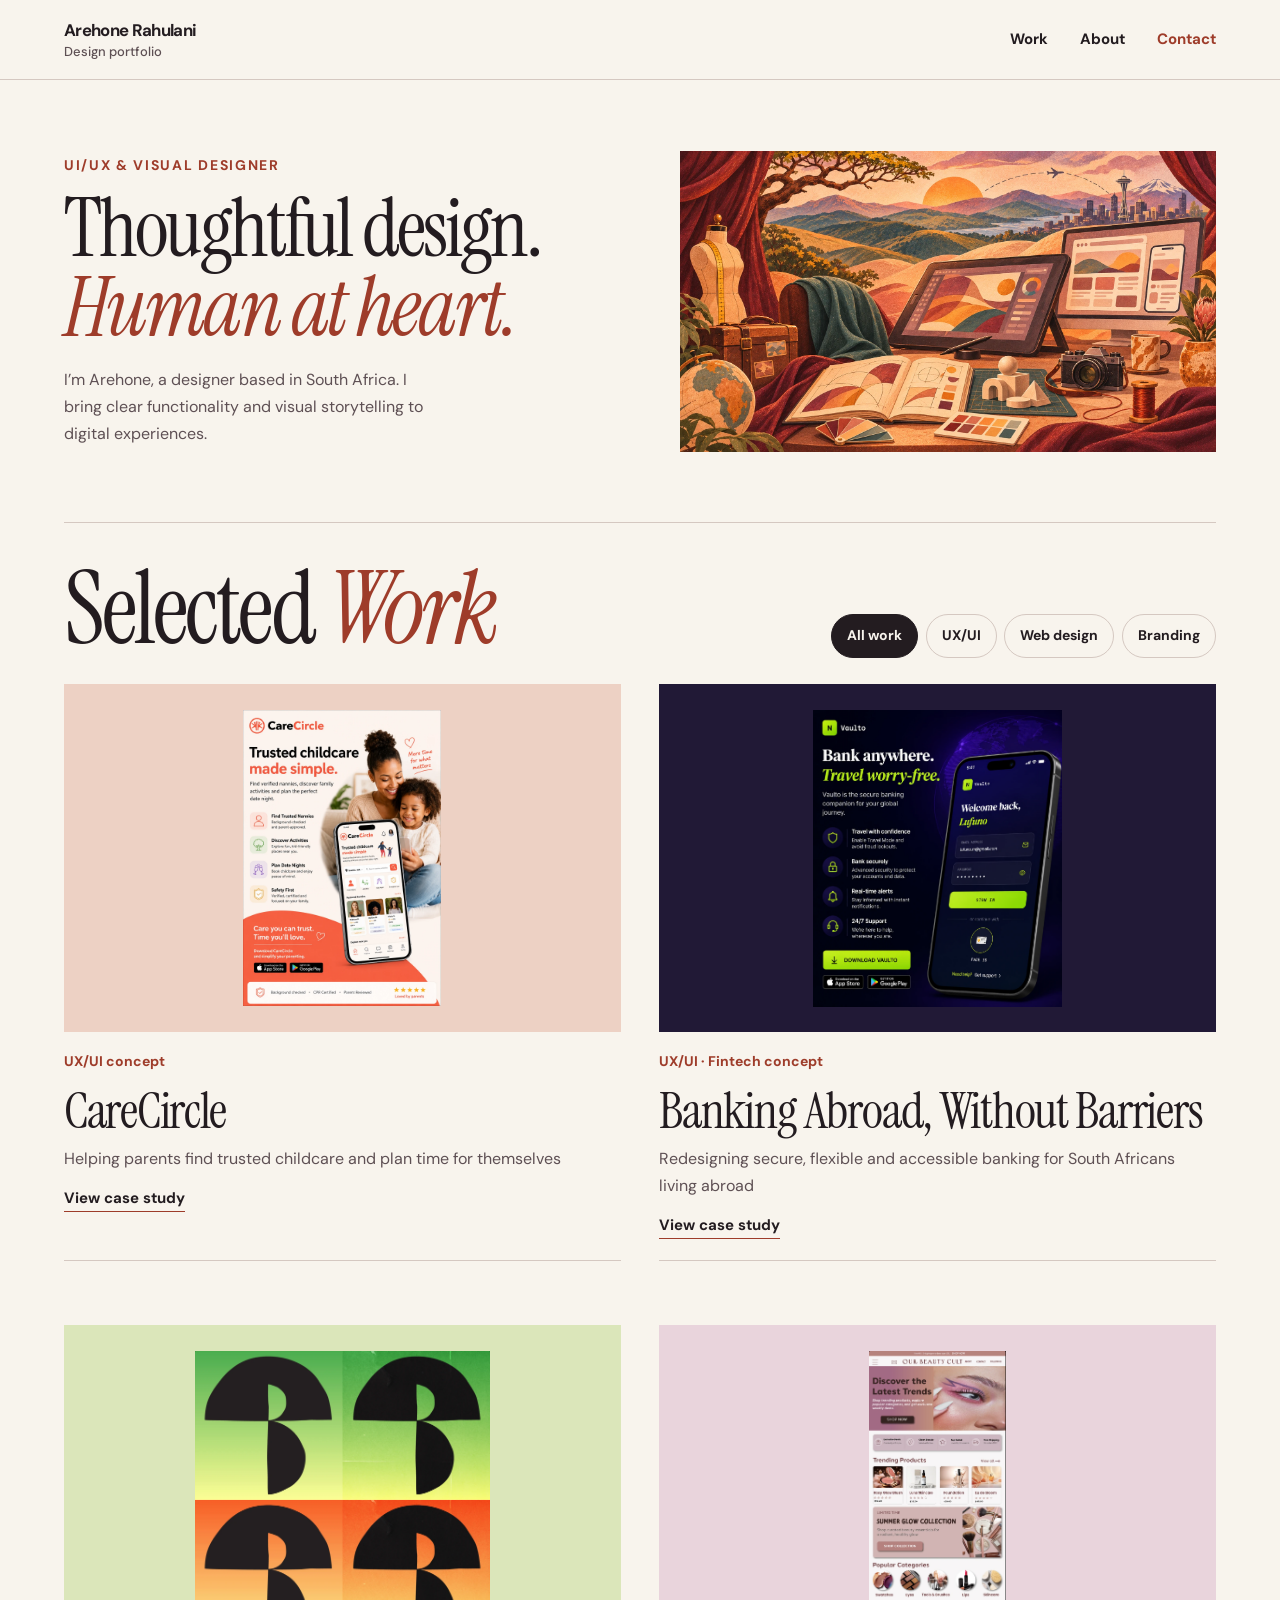
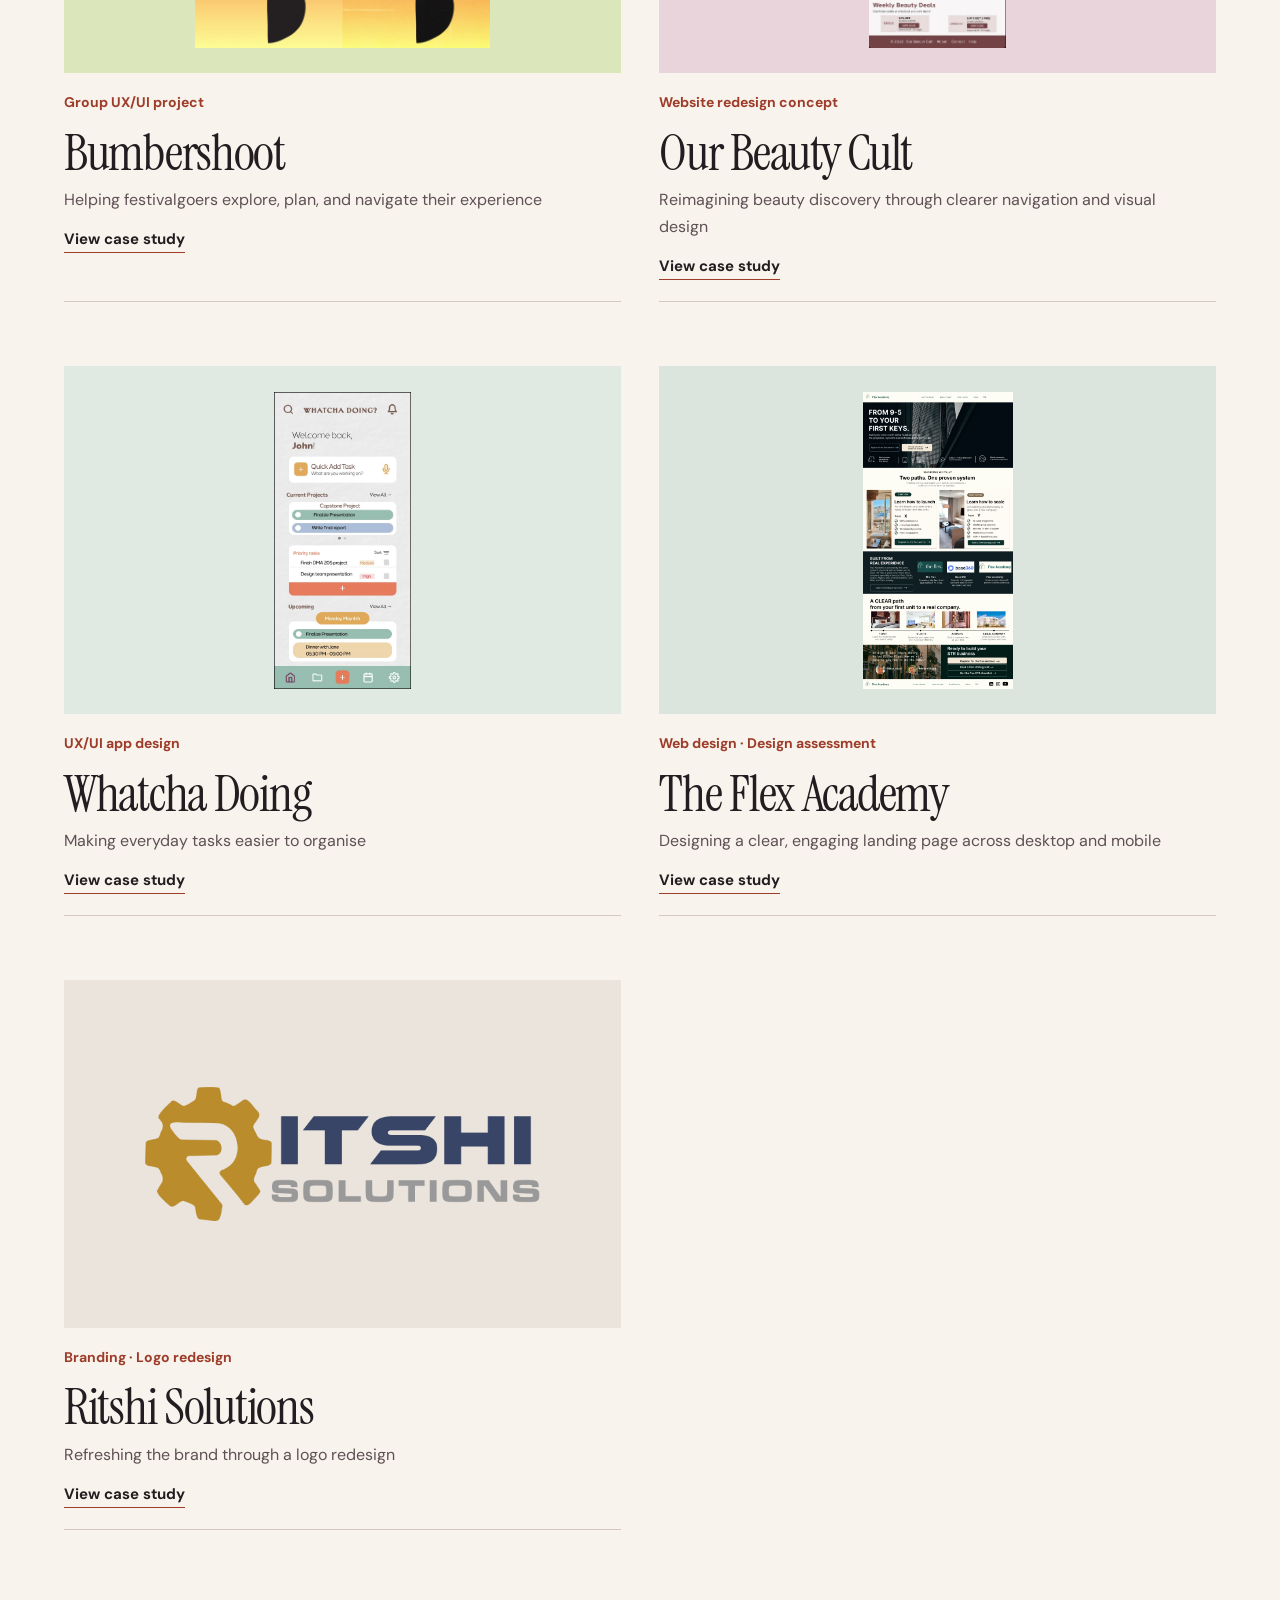
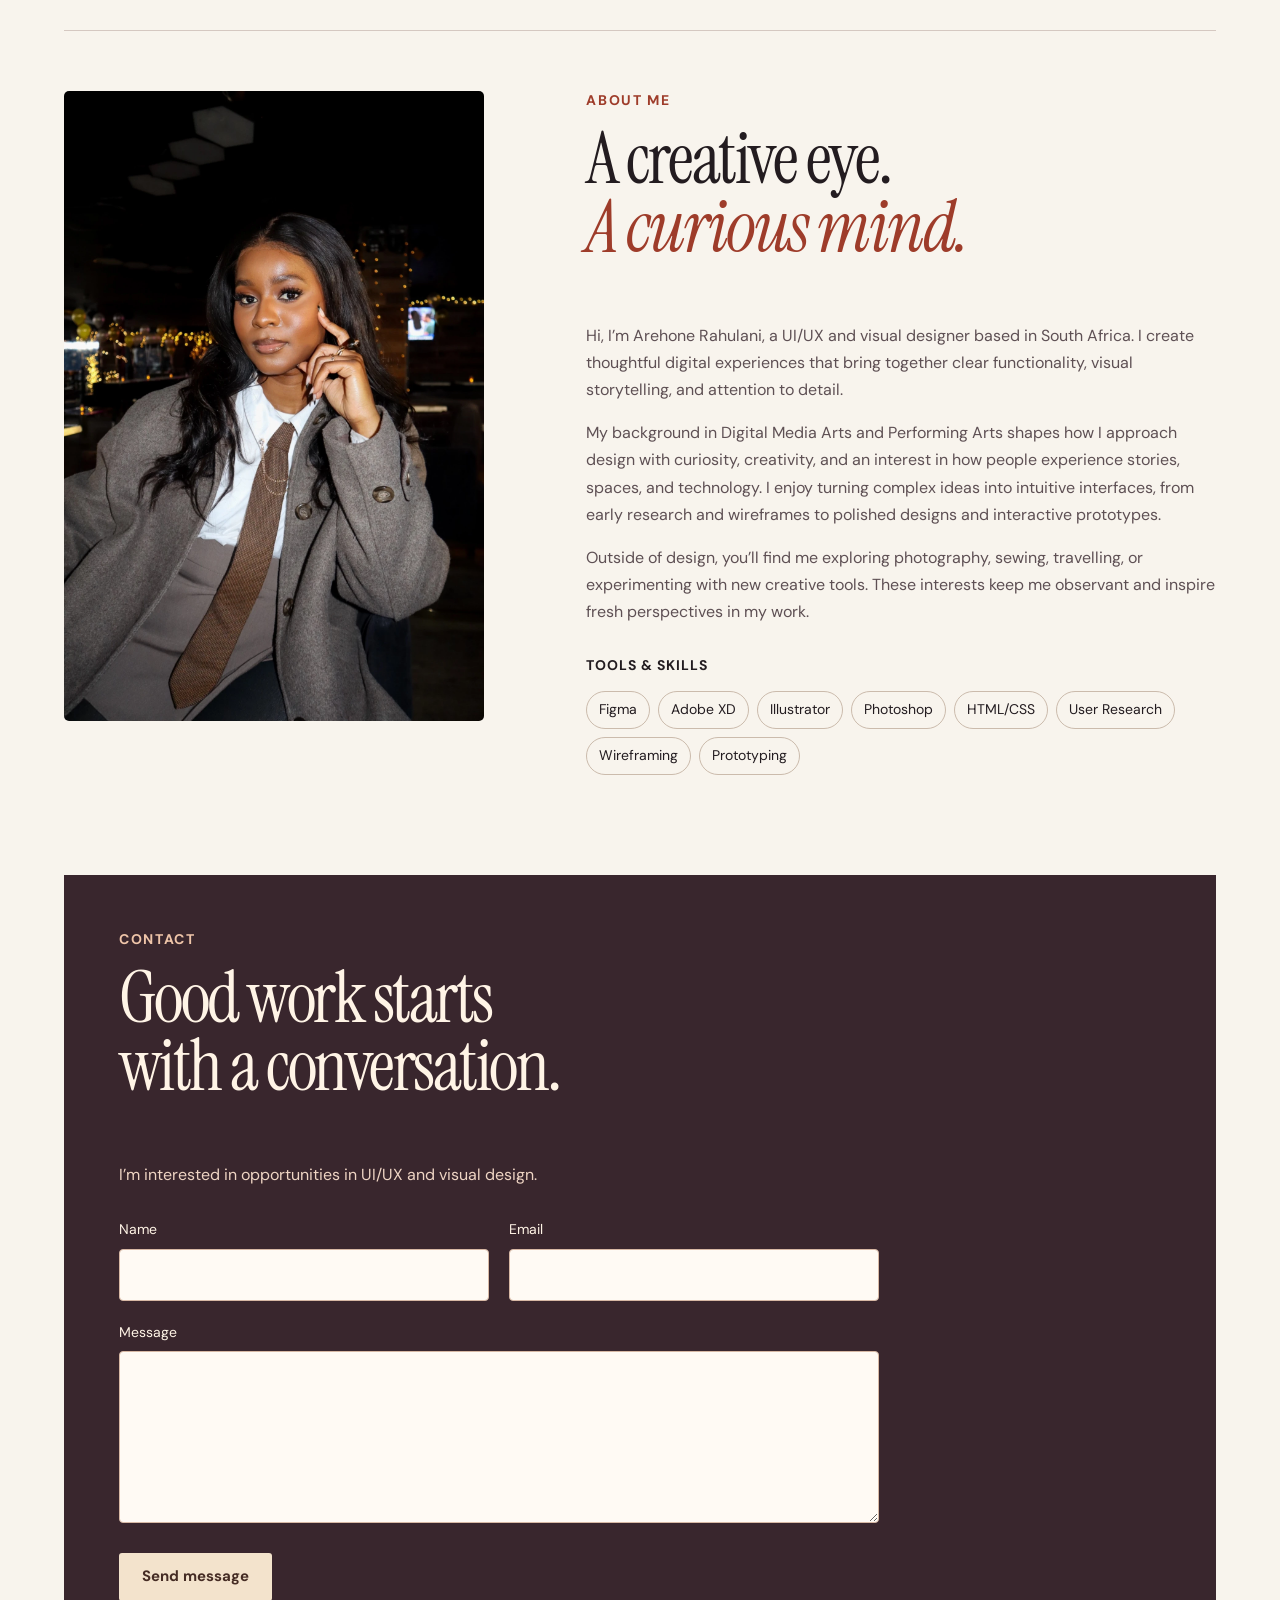
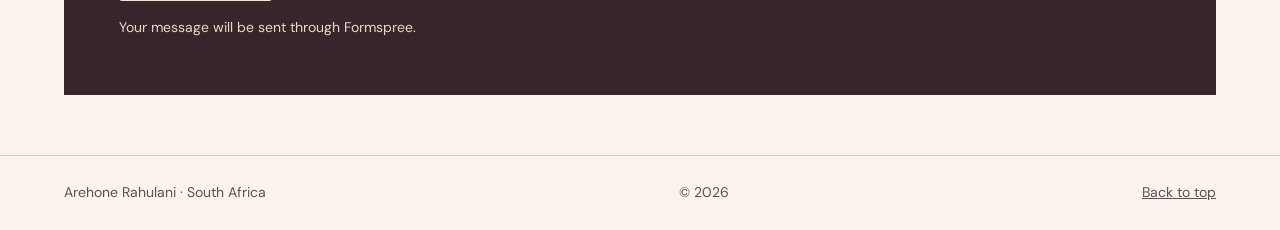
<file: index.html>
<!doctype html>
<html lang="en">
<head>
  <meta charset="utf-8">
  <meta name="viewport" content="width=device-width,initial-scale=1">
  <title>UI/UX &amp; Visual Designer | Arehone Rahulani</title>
  <meta name="description" content="UI/UX and visual design portfolio by Arehone Rahulani, based in South Africa.">
  <link rel="stylesheet" href="styles.css">
  <link rel="preconnect" href="https://fonts.googleapis.com">
  <link rel="preconnect" href="https://fonts.gstatic.com" crossorigin>
  <link rel="stylesheet" href="https://fonts.googleapis.com/css2?family=DM+Sans:wght@400;500;600;700;800&family=Instrument+Serif:ital@0;1&display=swap">
  <script src="script.js" defer></script>
</head>
<body class="home">
  <a class="skip" href="#main">Skip to content</a>
  <header>
    <a class="brand" href="index.html">Arehone Rahulani<span>Design portfolio</span></a>
    <nav aria-label="Main navigation">
      <a href="#work">Work</a>
      <a href="#about">About</a>
      <a href="#contact">Contact</a>
    </nav>
  </header>
  <main id="main">
    <section class="hero" aria-labelledby="intro-title">
      <div class="hero-intro">
        <p class="eyebrow">UI/UX &amp; Visual Designer</p>
        <h1 id="intro-title">Thoughtful design.<br><em>Human at heart.</em></h1>
        <p class="hero-note">I’m Arehone, a designer based in South Africa. I bring clear functionality and visual storytelling to digital experiences.</p>
      </div>
      <img class="hero-image" src="warm-terracotta-cover-image.webp" width="1672" height="941" alt="Illustrated workspace with design tools, photography, sewing, travel, and the Seattle skyline" fetchpriority="high">
    </section>
    <section id="work" aria-labelledby="work-title">
      <div class="section-head">
        <h2 id="work-title">Selected <em>Work</em></h2>
        <div class="filters" role="group" aria-label="Filter projects" hidden>
          <button type="button" data-filter="all" aria-pressed="true">All work</button>
          <button type="button" data-filter="ux-ui" aria-pressed="false">UX/UI</button>
          <button type="button" data-filter="web-design" aria-pressed="false">Web design</button>
          <button type="button" data-filter="branding" aria-pressed="false">Branding</button>
        </div>
        <p class="visually-hidden" role="status"></p>
      </div>
      <div class="grid">
        <article class="card carecircle" data-category="ux-ui">
          <a href="carecircle.html" aria-labelledby="carecircle-link carecircle-title">
            <div class="cover"><img src="care-circle-mock-up.webp" width="1024" height="1536" alt="" loading="lazy"></div>
            <div class="card-details">
              <p class="card-category">UX/UI concept</p>
              <h3 id="carecircle-title">CareCircle</h3>
              <p class="card-description">Helping parents find trusted childcare and plan time for themselves</p>
              <span class="text-link" id="carecircle-link">View case study</span>
            </div>
          </a>
        </article>
        <article class="card vaulto" data-category="ux-ui">
          <a href="vaulto.html" aria-labelledby="vaulto-link vaulto-title">
            <div class="cover"><img src="mock-up-ad.webp" width="1149" height="1369" alt="" loading="lazy"></div>
            <div class="card-details">
              <p class="card-category">UX/UI · Fintech concept</p>
              <h3 id="vaulto-title">Banking Abroad, Without Barriers</h3>
              <p class="card-description">Redesigning secure, flexible and accessible banking for South Africans living abroad</p>
              <span class="text-link" id="vaulto-link">View case study</span>
            </div>
          </a>
        </article>
        <article class="card bumbershoot" data-category="ux-ui">
          <a href="bumbershoot.html" aria-labelledby="bumbershoot-link bumbershoot-title">
            <div class="cover"><img src="bumbershoot.webp" width="1260" height="1266" alt="" loading="lazy"></div>
            <div class="card-details">
              <p class="card-category">Group UX/UI project</p>
              <h3 id="bumbershoot-title">Bumbershoot</h3>
              <p class="card-description">Helping festivalgoers explore, plan, and navigate their experience</p>
              <span class="text-link" id="bumbershoot-link">View case study</span>
            </div>
          </a>
        </article>
        <article class="card our-beauty-cult" data-category="web-design">
          <a href="our-beauty-cult.html" aria-labelledby="our-beauty-cult-link our-beauty-cult-title">
            <div class="cover"><img src="homepage-1.webp" width="586" height="1266" alt="" loading="lazy"></div>
            <div class="card-details">
              <p class="card-category">Website redesign concept</p>
              <h3 id="our-beauty-cult-title">Our Beauty Cult</h3>
              <p class="card-description">Reimagining beauty discovery through clearer navigation and visual design</p>
              <span class="text-link" id="our-beauty-cult-link">View case study</span>
            </div>
          </a>
        </article>
        <article class="card whatcha-doing" data-category="ux-ui">
          <a href="whatcha-doing.html" aria-labelledby="whatcha-doing-link whatcha-doing-title">
            <div class="cover"><img src="homepage-2.webp" width="402" height="874" alt="" loading="lazy"></div>
            <div class="card-details">
              <p class="card-category">UX/UI app design</p>
              <h3 id="whatcha-doing-title">Whatcha Doing</h3>
              <p class="card-description">Making everyday tasks easier to organise</p>
              <span class="text-link" id="whatcha-doing-link">View case study</span>
            </div>
          </a>
        </article>
        <article class="card flex-academy" data-category="web-design">
          <a href="flex-academy.html" aria-labelledby="flex-academy-link flex-academy-title">
            <div class="cover"><img src="landing-page-desktop-2.webp" width="1035" height="2048" alt="" loading="lazy"></div>
            <div class="card-details">
              <p class="card-category">Web design · Design assessment</p>
              <h3 id="flex-academy-title">The Flex Academy</h3>
              <p class="card-description">Designing a clear, engaging landing page across desktop and mobile</p>
              <span class="text-link" id="flex-academy-link">View case study</span>
            </div>
          </a>
        </article>
        <article class="card ritshi-solutions" data-category="branding">
          <a href="ritshi-solutions.html" aria-labelledby="ritshi-solutions-link ritshi-solutions-title">
            <div class="cover"><img src="ritshi-solutions.webp" width="1176" height="402" alt="" loading="lazy"></div>
            <div class="card-details">
              <p class="card-category">Branding · Logo redesign</p>
              <h3 id="ritshi-solutions-title">Ritshi Solutions</h3>
              <p class="card-description">Refreshing the brand through a logo redesign</p>
              <span class="text-link" id="ritshi-solutions-link">View case study</span>
            </div>
          </a>
        </article>
      </div>
    </section>
    <section id="about" class="about">
      <div class="portrait">
        <figure>
          <a href="about-me-image.webp" target="_blank" rel="noopener" aria-label="Open full image: Arehone Rahulani">
            <img src="about-me-image.webp" width="1365" height="2048" alt="Arehone Rahulani" loading="lazy">
          </a>
          <figcaption>Arehone Rahulani</figcaption>
        </figure>
      </div>
      <div>
        <p class="eyebrow">About me</p>
        <h2>A creative eye.<br><em>A curious mind.</em></h2>
        <p>Hi, I’m Arehone Rahulani, a UI/UX and visual designer based in South Africa. I create thoughtful digital experiences that bring together clear functionality, visual storytelling, and attention to detail.</p>
        <p>My background in Digital Media Arts and Performing Arts shapes how I approach design with curiosity, creativity, and an interest in how people experience stories, spaces, and technology. I enjoy turning complex ideas into intuitive interfaces, from early research and wireframes to polished designs and interactive prototypes.</p>
        <p>Outside of design, you’ll find me exploring photography, sewing, travelling, or experimenting with new creative tools. These interests keep me observant and inspire fresh perspectives in my work.</p>
        <h3 class="skill-title">Tools &amp; Skills</h3>
        <div class="skills"><span>Figma</span><span>Adobe XD</span><span>Illustrator</span><span>Photoshop</span><span>HTML/CSS</span><span>User Research</span><span>Wireframing</span><span>Prototyping</span></div>
      </div>
    </section>

    <section id="contact" class="contact">
      <p class="eyebrow">Contact</p>
      <h2>Good work starts<br>with a conversation.</h2>
      <p>I’m interested in opportunities in UI/UX and visual design.</p>
      <div id="contact-links"></div>
      <form class="contact-form" action="https://formspree.io/f/mzdqvpnp" method="POST">
        <div class="form-row">
          <div class="form-field">
            <label for="contact-name">Name</label>
            <input id="contact-name" name="name" type="text" autocomplete="name" required maxlength="150">
          </div>
          <div class="form-field">
            <label for="contact-email">Email</label>
            <input id="contact-email" name="email" type="email" autocomplete="email" required maxlength="254">
          </div>
        </div>
        <div class="form-field">
          <label for="contact-message">Message</label>
          <textarea id="contact-message" name="message" rows="6" required maxlength="10000"></textarea>
        </div>
        <button class="button" type="submit">Send message</button>
        <p class="form-note">Your message will be sent through Formspree.</p>
      </form>
    </section>
  </main>
  <footer>
    <span>Arehone Rahulani · South Africa</span>
    <span>© <span data-year>2026</span></span>
    <a href="#main">Back to top</a>
  </footer>
</body>
</html>
</file>
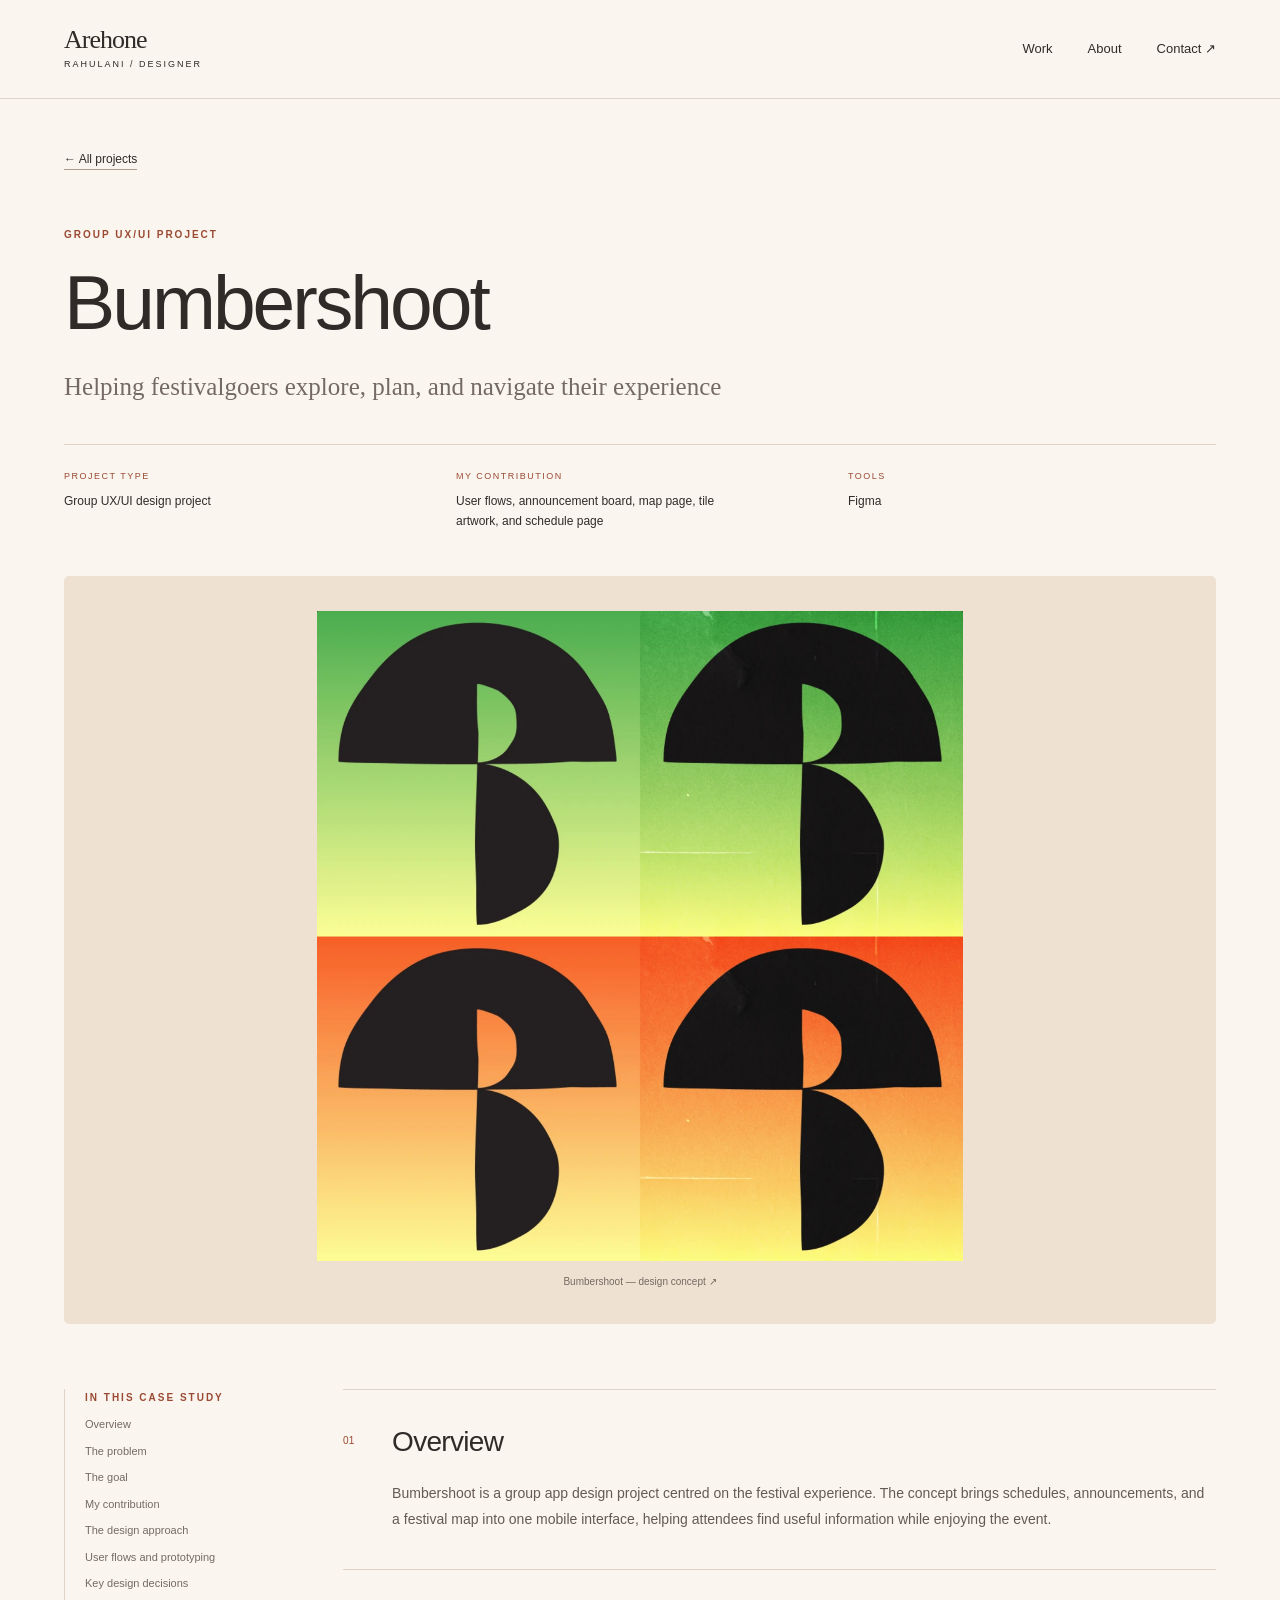
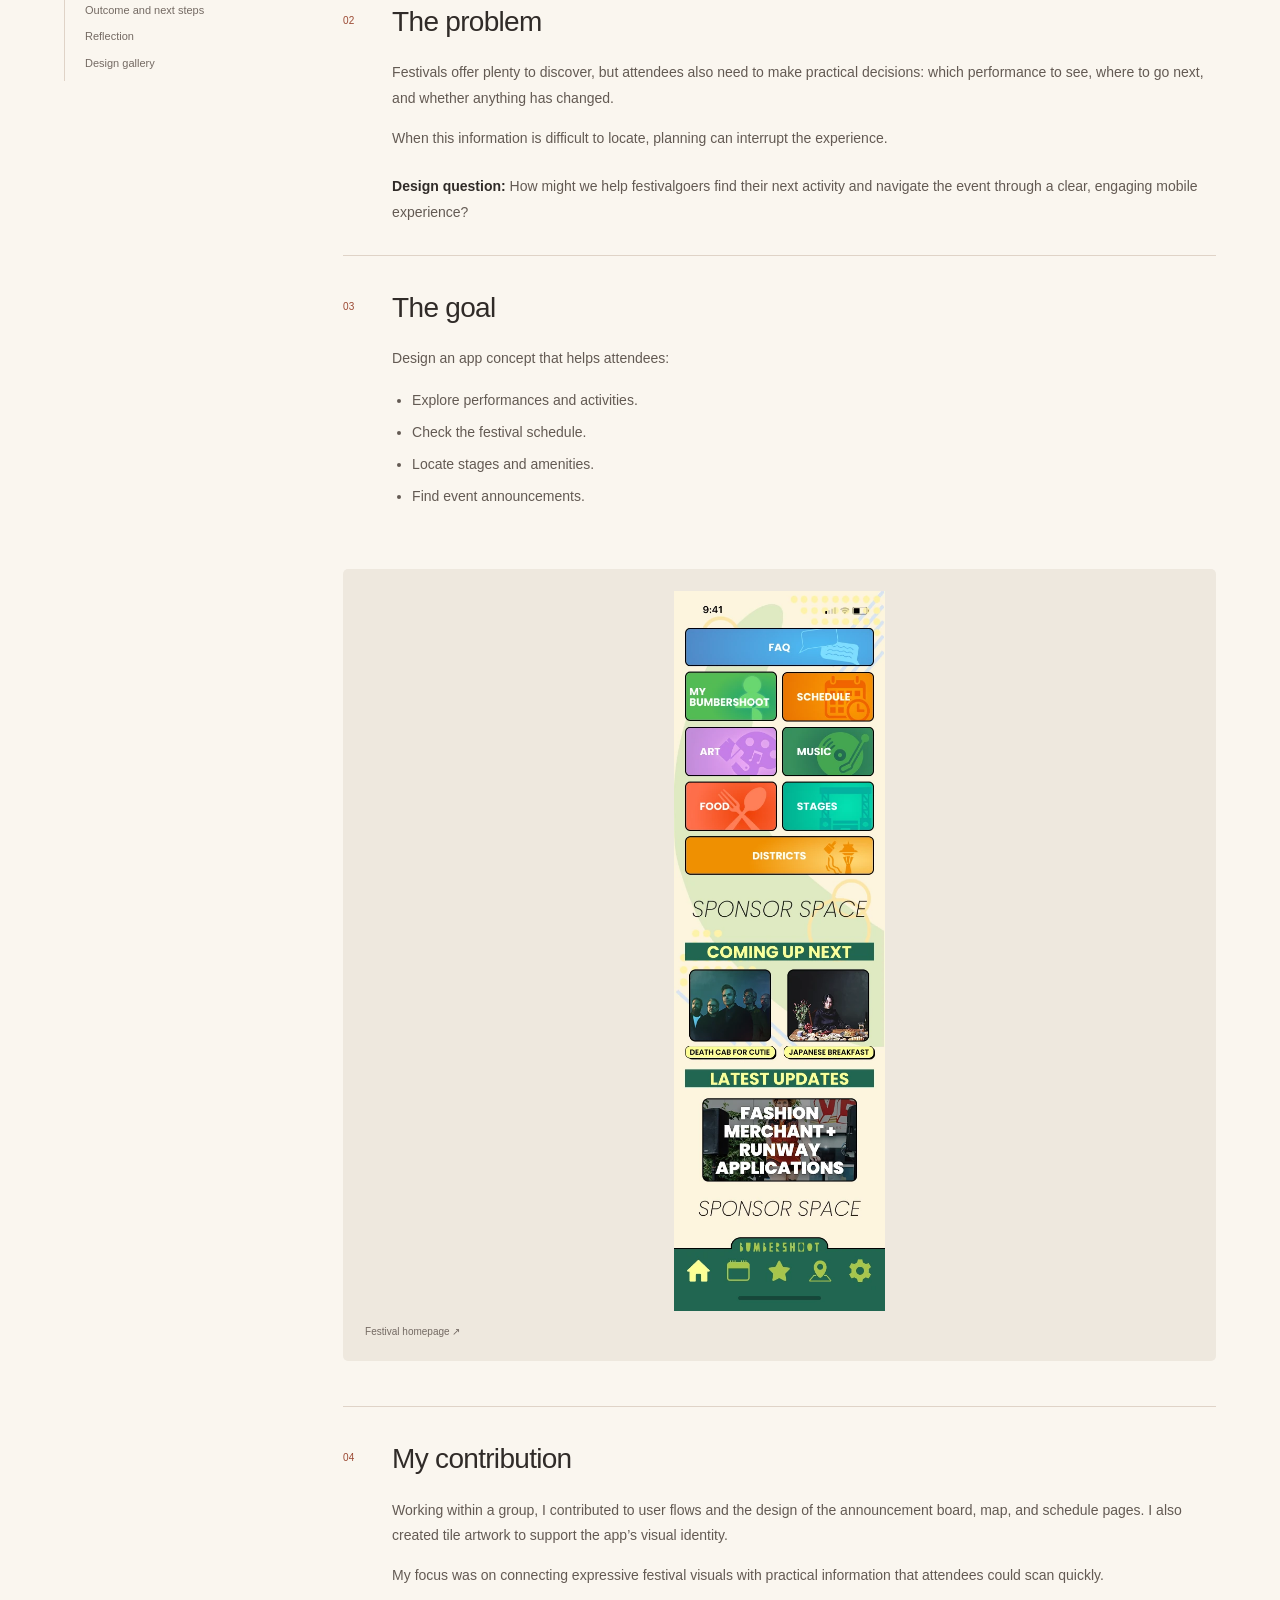
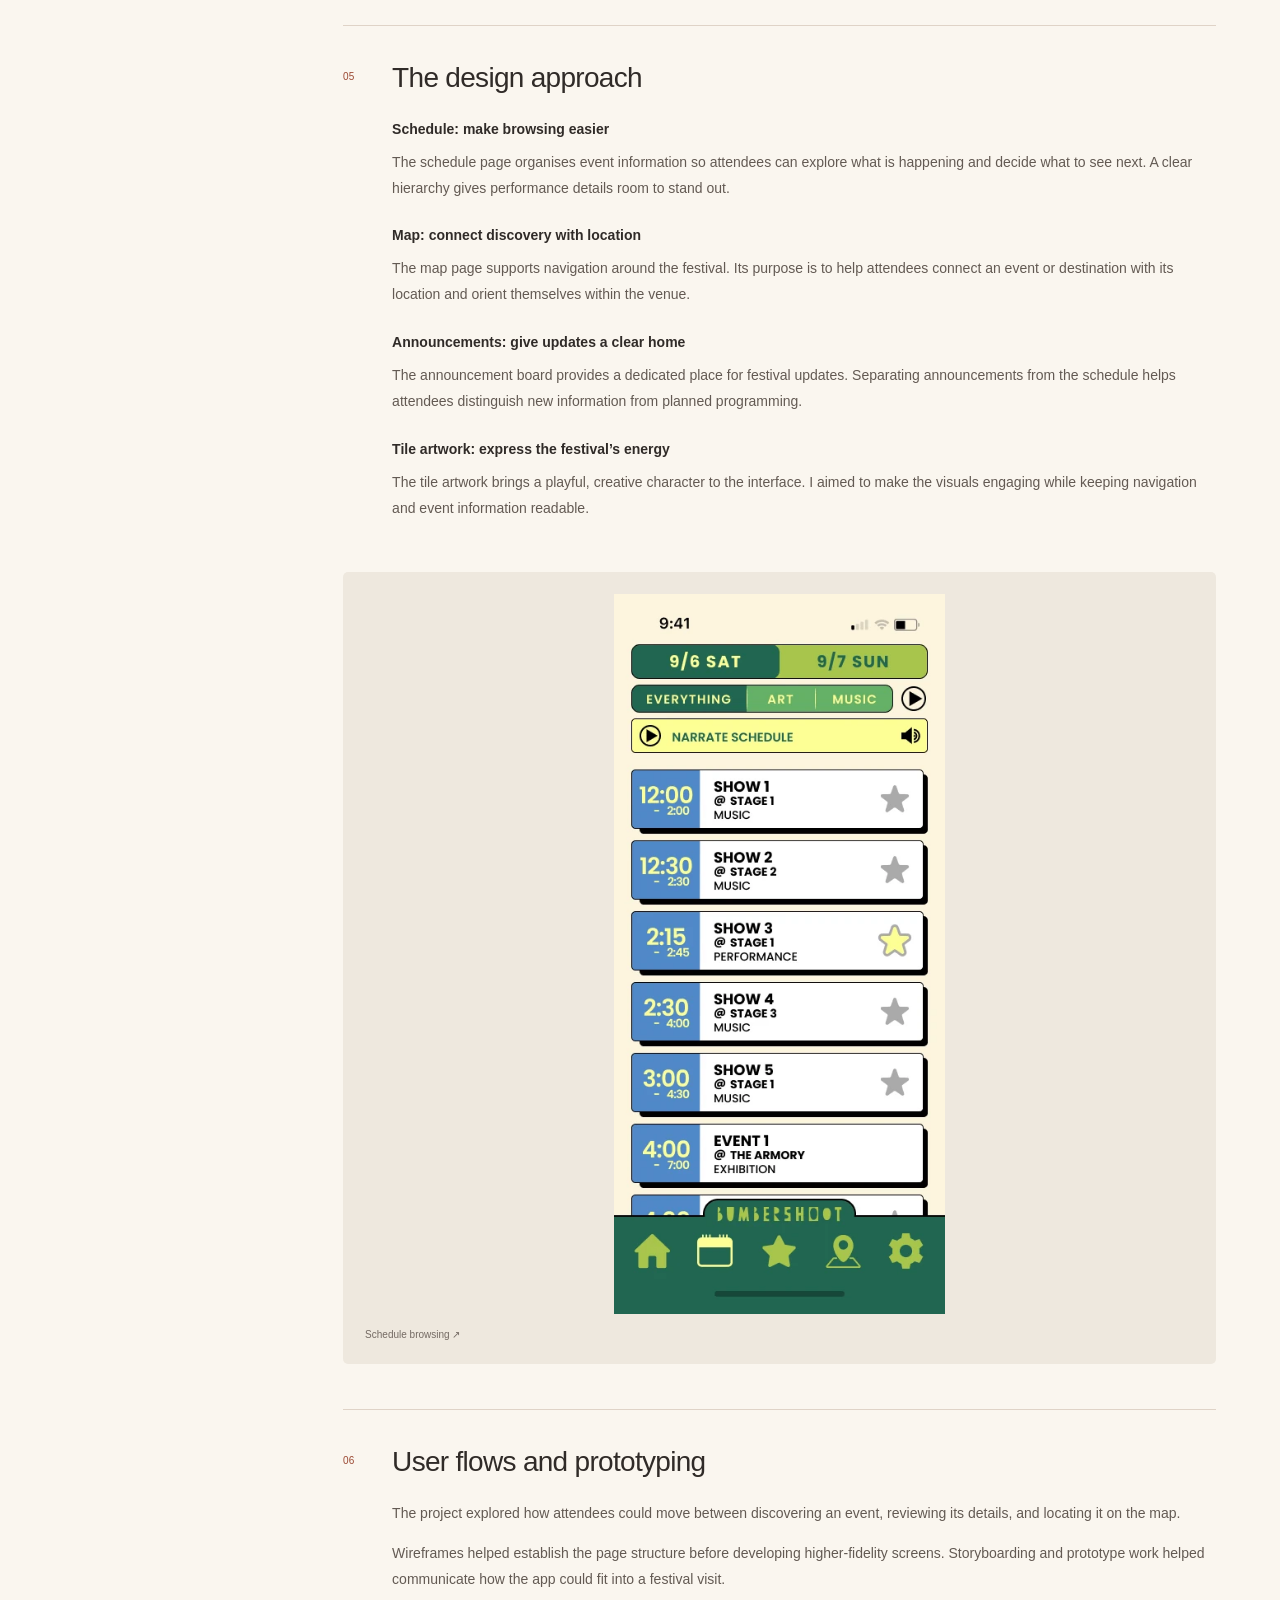
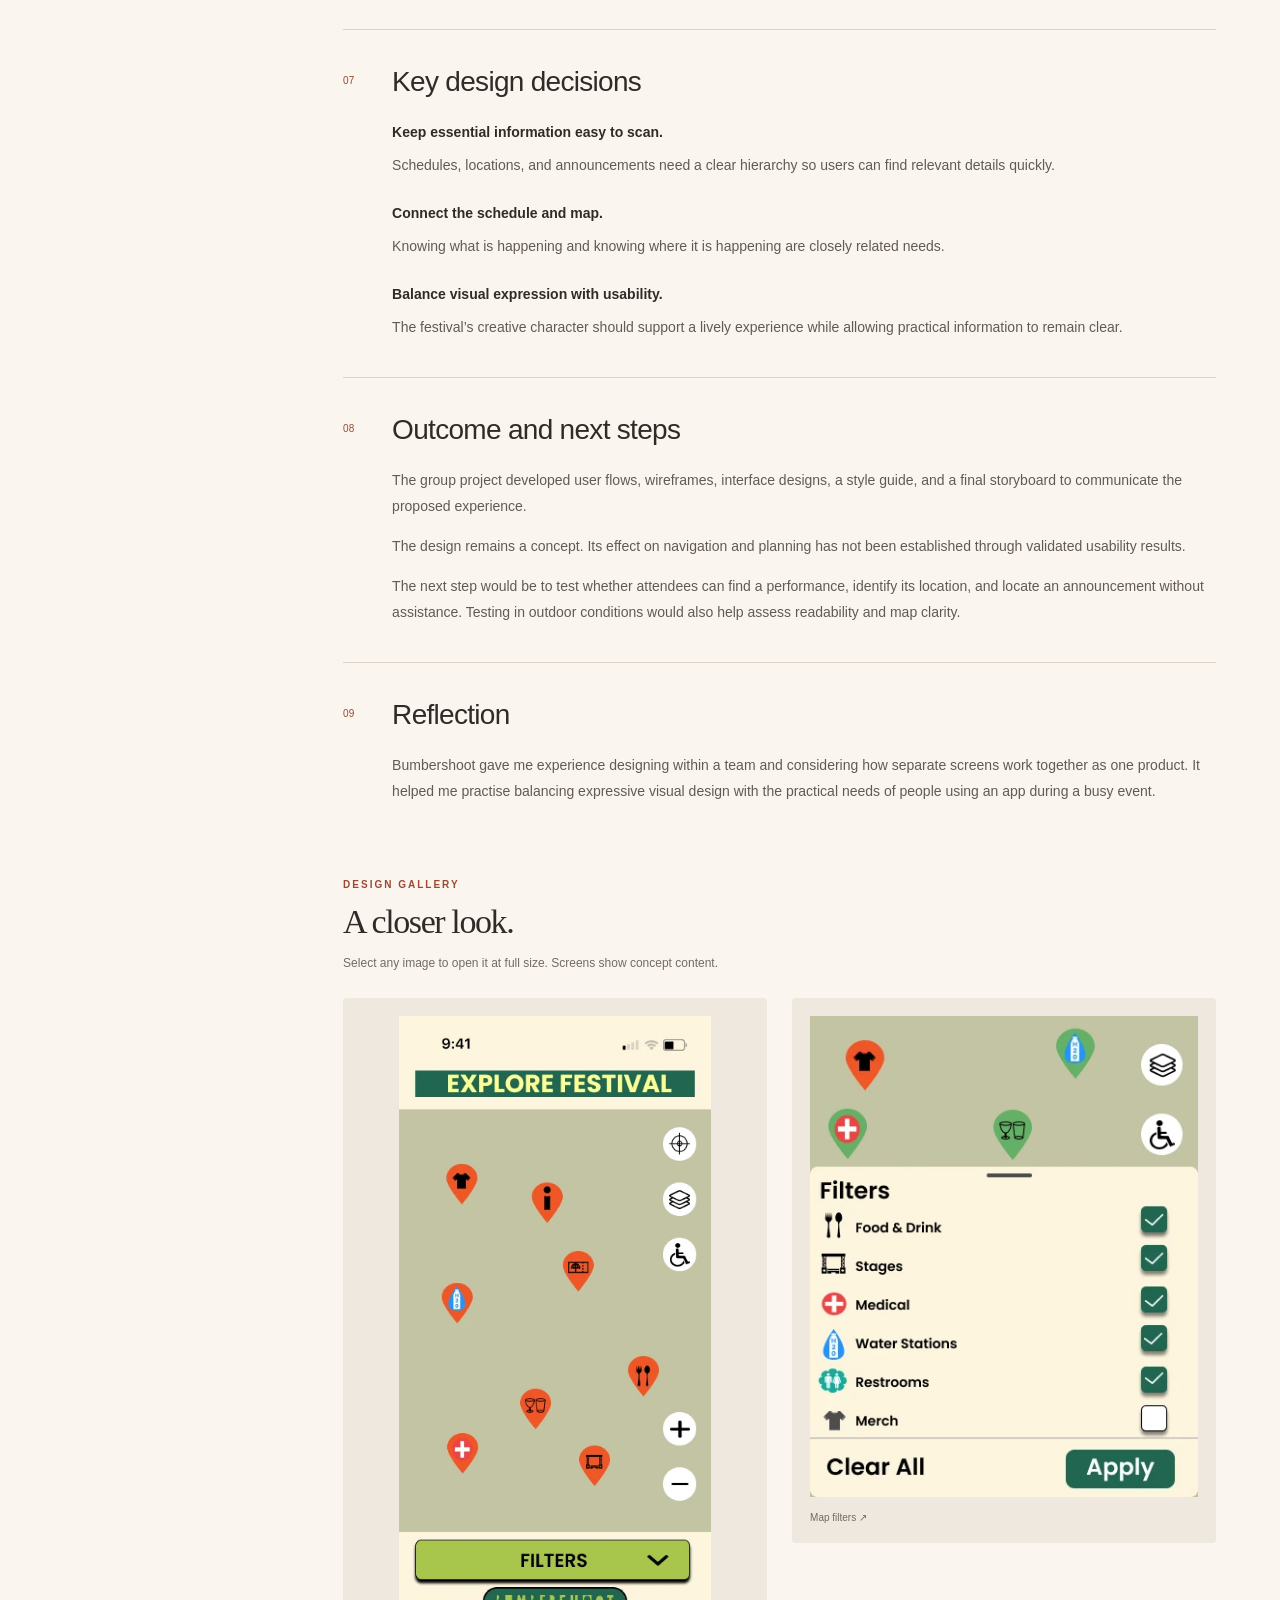
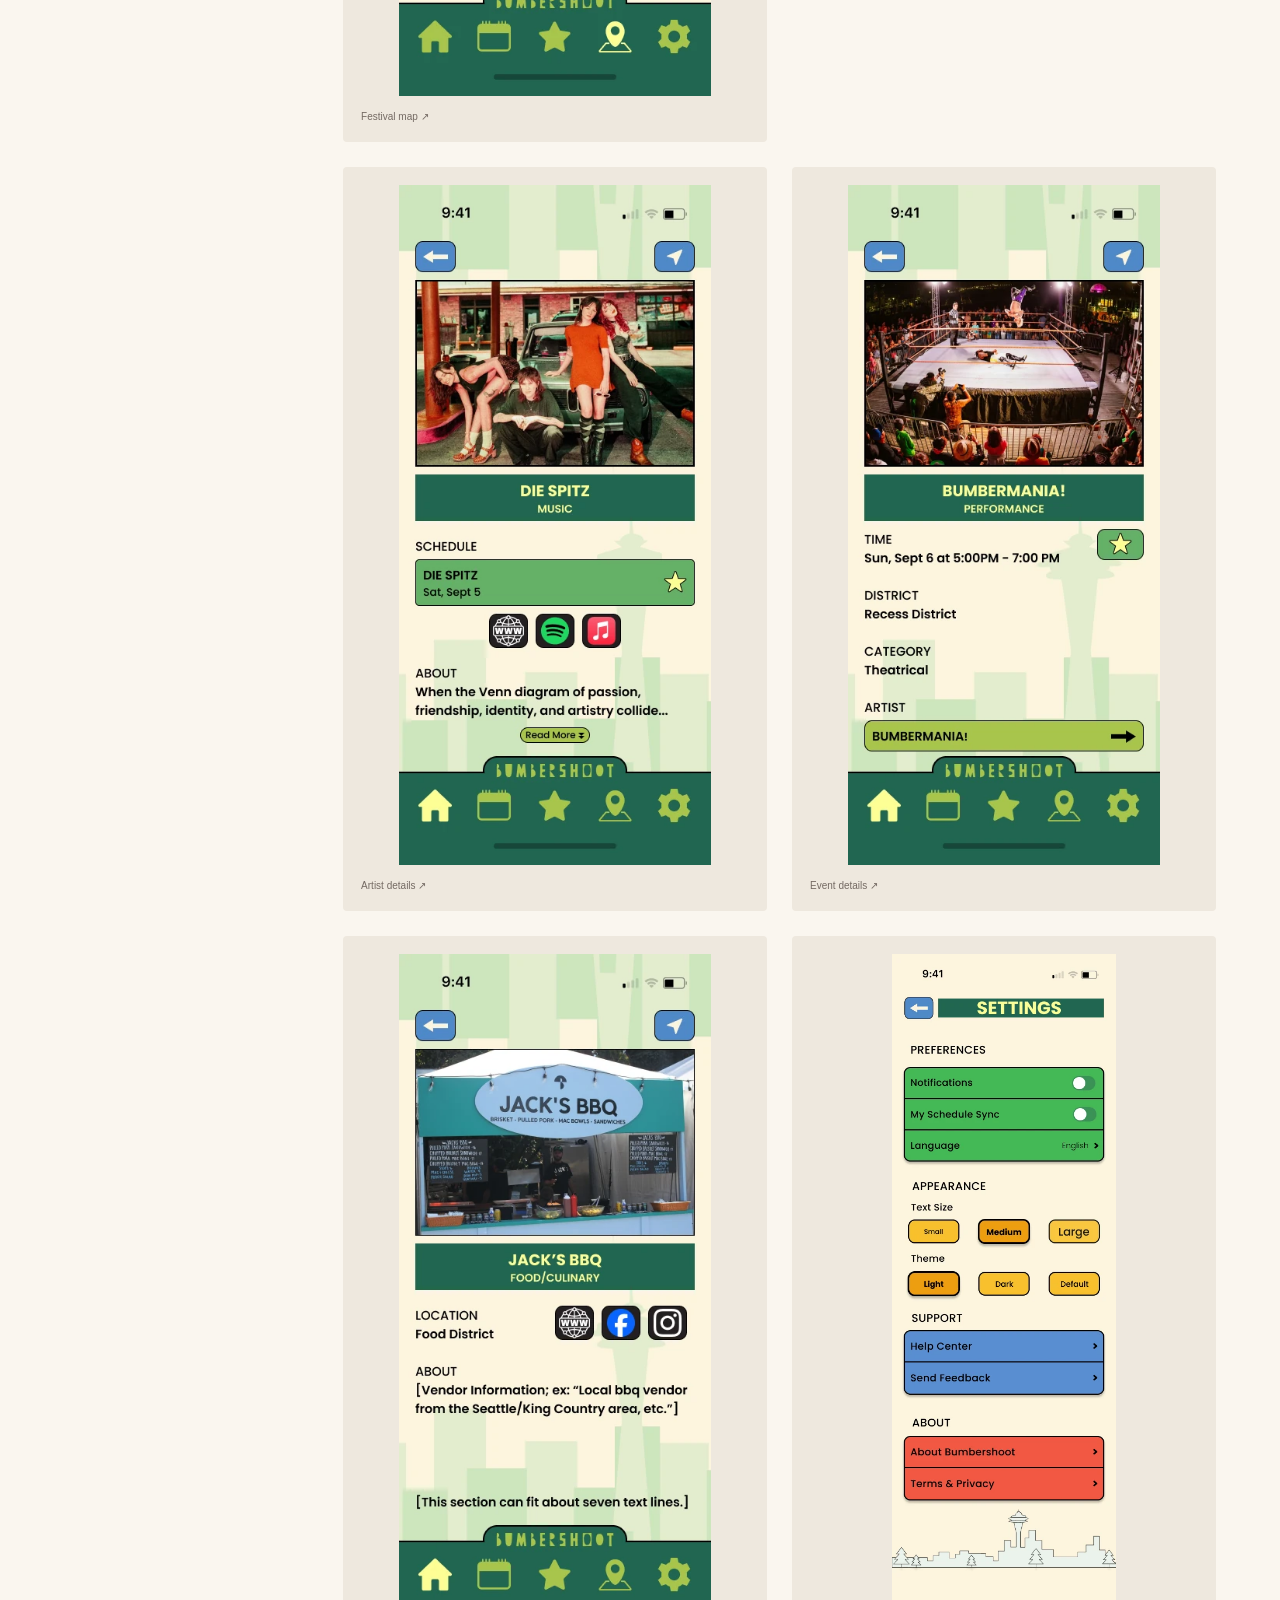
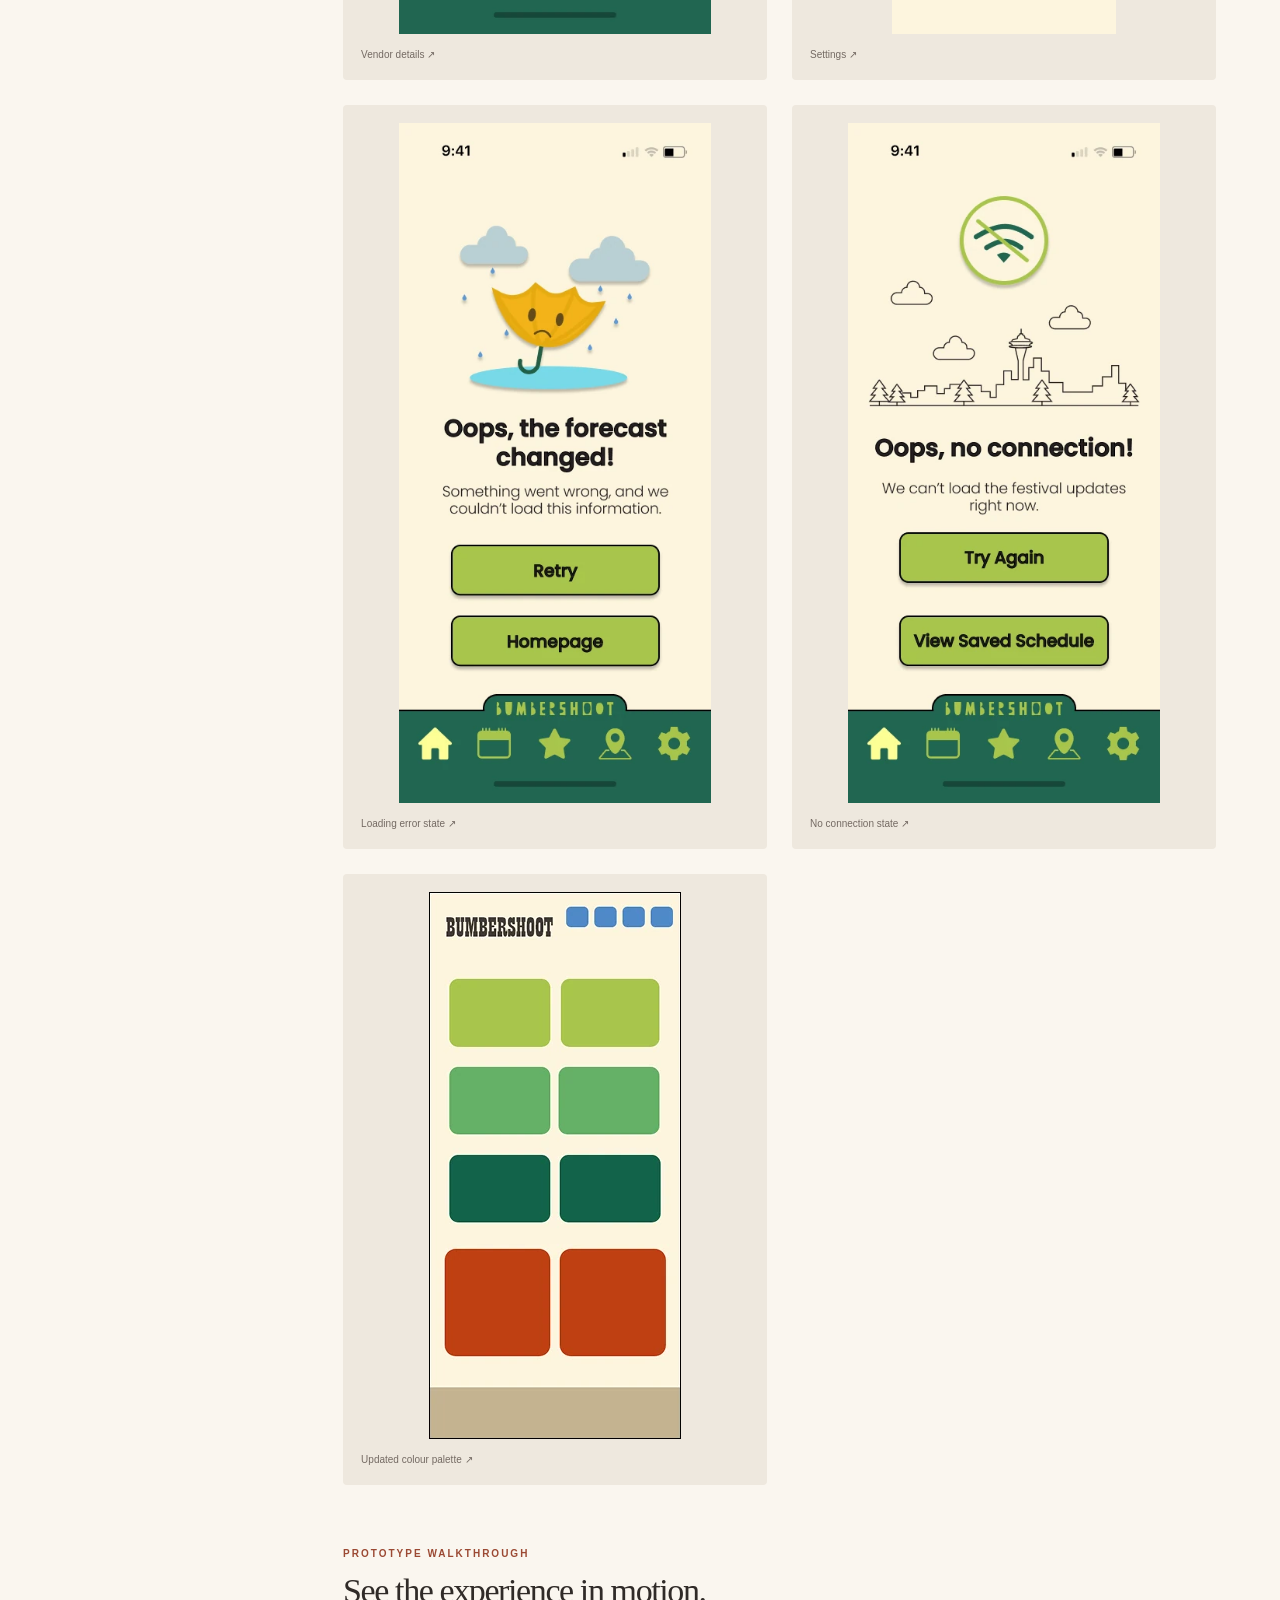
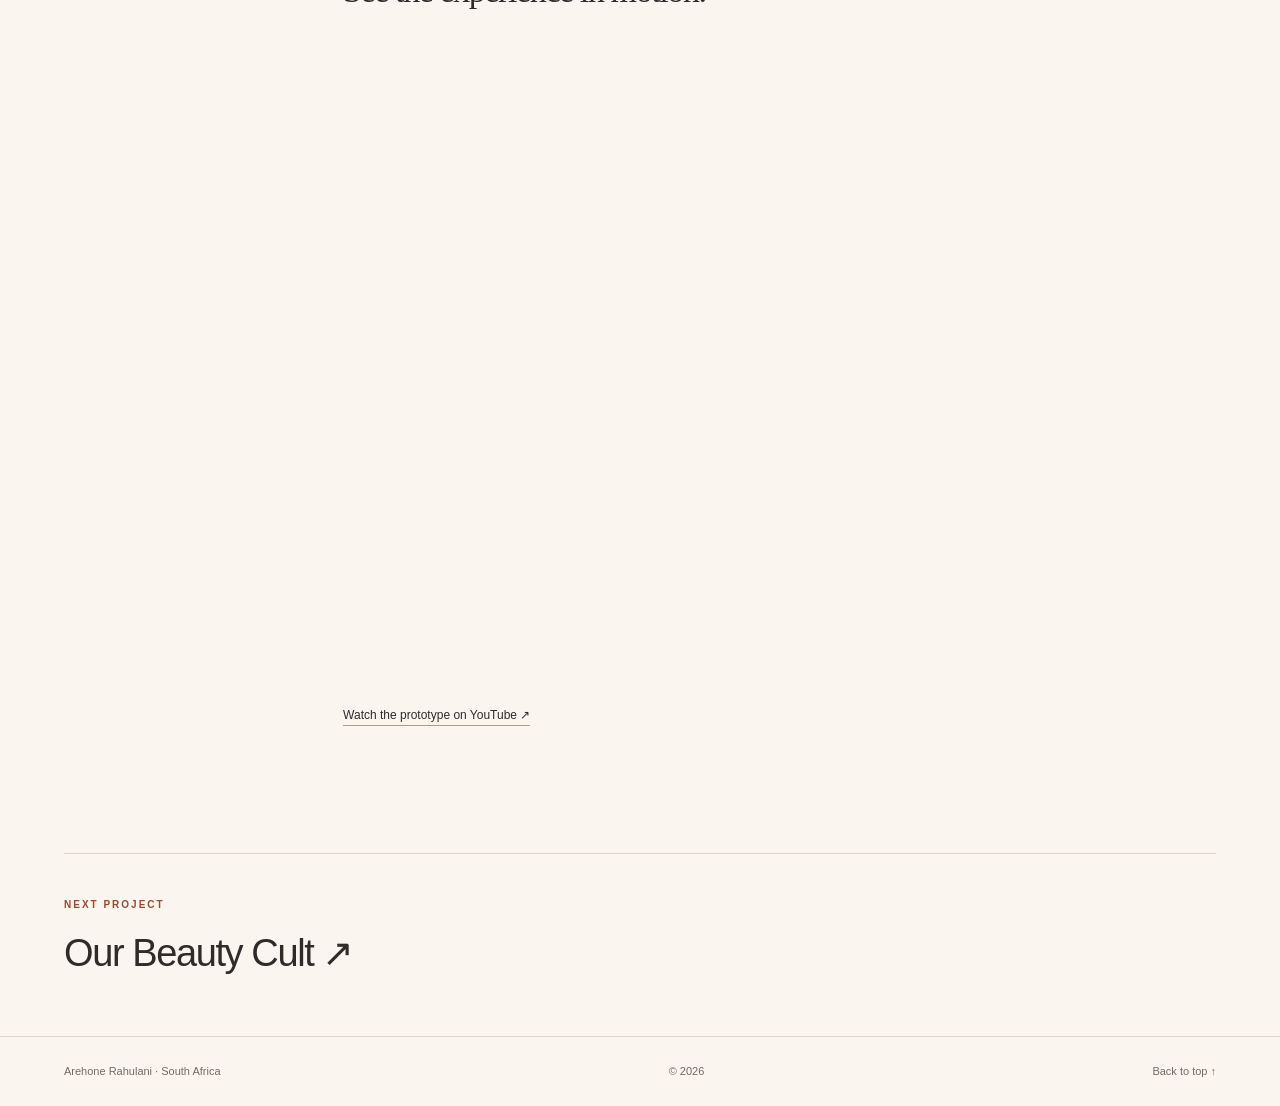
<file: bumbershoot.html>
<!doctype html><html lang="en"><head><meta charset="utf-8"><meta name="viewport" content="width=device-width,initial-scale=1"><title>Bumbershoot | Arehone Rahulani</title><meta name="description" content="UI/UX and visual design portfolio by Arehone Rahulani, based in South Africa."><link rel="stylesheet" href="styles.css"><script src="script.js" defer></script></head><body><a class="skip" href="#main">Skip to content</a><header><a class="brand" href="index.html">Arehone<span>Rahulani / Designer</span></a><nav aria-label="Main navigation"><a href="index.html#work">Work</a><a href="index.html#about">About</a><a href="index.html#contact">Contact ↗</a></nav></header><main id="main"><section class="case-hero"><a class="text-link" href="index.html#work">← All projects</a><p class="eyebrow">Group UX/UI project</p><h1>Bumbershoot</h1><p class="subtitle">Helping festivalgoers explore, plan, and navigate their experience</p><dl class="metadata"><div><dt>Project type</dt><dd>Group UX/UI design project</dd></div><div><dt>My contribution</dt><dd>User flows, announcement board, map page, tile artwork, and schedule page</dd></div><div><dt>Tools</dt><dd>Figma</dd></div></dl></section><figure class="case-cover"><a href="bumbershoot.webp" target="_blank" rel="noopener" aria-label="Open full image: Bumbershoot — design concept"><img src="bumbershoot.webp" width="1260" height="1266" alt="Bumbershoot — design concept" loading="lazy"></a><figcaption>Bumbershoot — design concept ↗</figcaption></figure><div class="case-layout"><aside class="toc"><p class="eyebrow">IN THIS CASE STUDY</p><a href="#section-0">Overview</a><a href="#section-1">The problem</a><a href="#section-2">The goal</a><a href="#section-3">My contribution</a><a href="#section-4">The design approach</a><a href="#section-5">User flows and prototyping</a><a href="#section-6">Key design decisions</a><a href="#section-7">Outcome and next steps</a><a href="#section-8">Reflection</a><a href="#design-gallery">Design gallery</a></aside><div class="story"><section id="section-0" class="story-section"><span class="section-number">01</span><div><h2>Overview</h2><p>Bumbershoot is a group app design project centred on the festival experience. The concept brings schedules, announcements, and a festival map into one mobile interface, helping attendees find useful information while enjoying the event.</p></div></section><section id="section-1" class="story-section"><span class="section-number">02</span><div><h2>The problem</h2><p>Festivals offer plenty to discover, but attendees also need to make practical decisions: which performance to see, where to go next, and whether anything has changed.</p><p>When this information is difficult to locate, planning can interrupt the experience.</p><p><strong>Design question:</strong> How might we help festivalgoers find their next activity and navigate the event through a clear, engaging mobile experience?</p></div></section><section id="section-2" class="story-section"><span class="section-number">03</span><div><h2>The goal</h2><p>Design an app concept that helps attendees:</p><ul><li>Explore performances and activities.</li><li>Check the festival schedule.</li><li>Locate stages and amenities.</li><li>Find event announcements.</li></ul></div></section><figure class="story-image"><a href="homepage.webp" target="_blank" rel="noopener" aria-label="Open full image: Festival homepage"><img src="homepage.webp" width="402" height="1368" alt="Festival homepage" loading="lazy"></a><figcaption>Festival homepage ↗</figcaption></figure><section id="section-3" class="story-section"><span class="section-number">04</span><div><h2>My contribution</h2><p>Working within a group, I contributed to user flows and the design of the announcement board, map, and schedule pages. I also created tile artwork to support the app’s visual identity.</p><p>My focus was on connecting expressive festival visuals with practical information that attendees could scan quickly.</p></div></section><section id="section-4" class="story-section"><span class="section-number">05</span><div><h2>The design approach</h2><p><strong>Schedule: make browsing easier</strong></p><p>The schedule page organises event information so attendees can explore what is happening and decide what to see next. A clear hierarchy gives performance details room to stand out.</p><p><strong>Map: connect discovery with location</strong></p><p>The map page supports navigation around the festival. Its purpose is to help attendees connect an event or destination with its location and orient themselves within the venue.</p><p><strong>Announcements: give updates a clear home</strong></p><p>The announcement board provides a dedicated place for festival updates. Separating announcements from the schedule helps attendees distinguish new information from planned programming.</p><p><strong>Tile artwork: express the festival’s energy</strong></p><p>The tile artwork brings a playful, creative character to the interface. I aimed to make the visuals engaging while keeping navigation and event information readable.</p></div></section><figure class="story-image"><a href="schedule-page.webp" target="_blank" rel="noopener" aria-label="Open full image: Schedule browsing"><img src="schedule-page.webp" width="402" height="874" alt="Schedule browsing" loading="lazy"></a><figcaption>Schedule browsing ↗</figcaption></figure><section id="section-5" class="story-section"><span class="section-number">06</span><div><h2>User flows and prototyping</h2><p>The project explored how attendees could move between discovering an event, reviewing its details, and locating it on the map.</p><p>Wireframes helped establish the page structure before developing higher-fidelity screens. Storyboarding and prototype work helped communicate how the app could fit into a festival visit.</p></div></section><section id="section-6" class="story-section"><span class="section-number">07</span><div><h2>Key design decisions</h2><p><strong>Keep essential information easy to scan.</strong></p><p>Schedules, locations, and announcements need a clear hierarchy so users can find relevant details quickly.</p><p><strong>Connect the schedule and map.</strong></p><p>Knowing what is happening and knowing where it is happening are closely related needs.</p><p><strong>Balance visual expression with usability.</strong></p><p>The festival’s creative character should support a lively experience while allowing practical information to remain clear.</p></div></section><section id="section-7" class="story-section"><span class="section-number">08</span><div><h2>Outcome and next steps</h2><p>The group project developed user flows, wireframes, interface designs, a style guide, and a final storyboard to communicate the proposed experience.</p><p>The design remains a concept. Its effect on navigation and planning has not been established through validated usability results.</p><p>The next step would be to test whether attendees can find a performance, identify its location, and locate an announcement without assistance. Testing in outdoor conditions would also help assess readability and map clarity.</p></div></section><section id="section-8" class="story-section"><span class="section-number">09</span><div><h2>Reflection</h2><p>Bumbershoot gave me experience designing within a team and considering how separate screens work together as one product. It helped me practise balancing expressive visual design with the practical needs of people using an app during a busy event.</p></div></section><section id="design-gallery" class="design-gallery"><p class="eyebrow">DESIGN GALLERY</p><h2>A closer look.</h2><p class="gallery-note">Select any image to open it at full size. Screens show concept content.</p><div class="gallery-grid"><figure class="gallery-item"><a href="map-page.webp" target="_blank" rel="noopener" aria-label="Open full image: Festival map"><img src="map-page.webp" width="402" height="874" alt="Festival map" loading="lazy"></a><figcaption>Festival map ↗</figcaption></figure><figure class="gallery-item"><a href="map-filters.webp" target="_blank" rel="noopener" aria-label="Open full image: Map filters"><img src="map-filters.webp" width="402" height="498" alt="Map filters" loading="lazy"></a><figcaption>Map filters ↗</figcaption></figure><figure class="gallery-item"><a href="artist-details-assets.webp" target="_blank" rel="noopener" aria-label="Open full image: Artist details"><img src="artist-details-assets.webp" width="402" height="874" alt="Artist details" loading="lazy"></a><figcaption>Artist details ↗</figcaption></figure><figure class="gallery-item"><a href="event-details.webp" target="_blank" rel="noopener" aria-label="Open full image: Event details"><img src="event-details.webp" width="402" height="874" alt="Event details" loading="lazy"></a><figcaption>Event details ↗</figcaption></figure><figure class="gallery-item"><a href="vendor-details.webp" target="_blank" rel="noopener" aria-label="Open full image: Vendor details"><img src="vendor-details.webp" width="402" height="874" alt="Vendor details" loading="lazy"></a><figcaption>Vendor details ↗</figcaption></figure><figure class="gallery-item"><a href="settings-page-figma.webp" target="_blank" rel="noopener" aria-label="Open full image: Settings"><img src="settings-page-figma.webp" width="402" height="1222" alt="Settings" loading="lazy"></a><figcaption>Settings ↗</figcaption></figure><figure class="gallery-item"><a href="loading-error.webp" target="_blank" rel="noopener" aria-label="Open full image: Loading error state"><img src="loading-error.webp" width="402" height="874" alt="Loading error state" loading="lazy"></a><figcaption>Loading error state ↗</figcaption></figure><figure class="gallery-item"><a href="no-connection.webp" target="_blank" rel="noopener" aria-label="Open full image: No connection state"><img src="no-connection.webp" width="402" height="874" alt="No connection state" loading="lazy"></a><figcaption>No connection state ↗</figcaption></figure><figure class="gallery-item"><a href="updated-color-palette.webp" target="_blank" rel="noopener" aria-label="Open full image: Updated colour palette"><img src="updated-color-palette.webp" width="252" height="547" alt="Updated colour palette" loading="lazy"></a><figcaption>Updated colour palette ↗</figcaption></figure></div></section><section class="prototype"><p class="eyebrow">PROTOTYPE WALKTHROUGH</p><h2>See the experience in motion.</h2><iframe src="https://www.youtube-nocookie.com/embed/jYWtGvgVJUU" title="Bumbershoot prototype walkthrough" loading="lazy" allow="fullscreen; picture-in-picture" allowfullscreen></iframe><a class="text-link" href="https://youtube.com/shorts/jYWtGvgVJUU" target="_blank" rel="noopener">Watch the prototype on YouTube ↗</a></section></div></div><a class="next-project" href="our-beauty-cult.html"><span class="eyebrow">NEXT PROJECT</span><h2>Our Beauty Cult ↗</h2></a></main><footer><span>Arehone Rahulani · South Africa</span><span>© <span data-year>2026</span></span><a href="#main">Back to top ↑</a></footer></body></html>
</file>
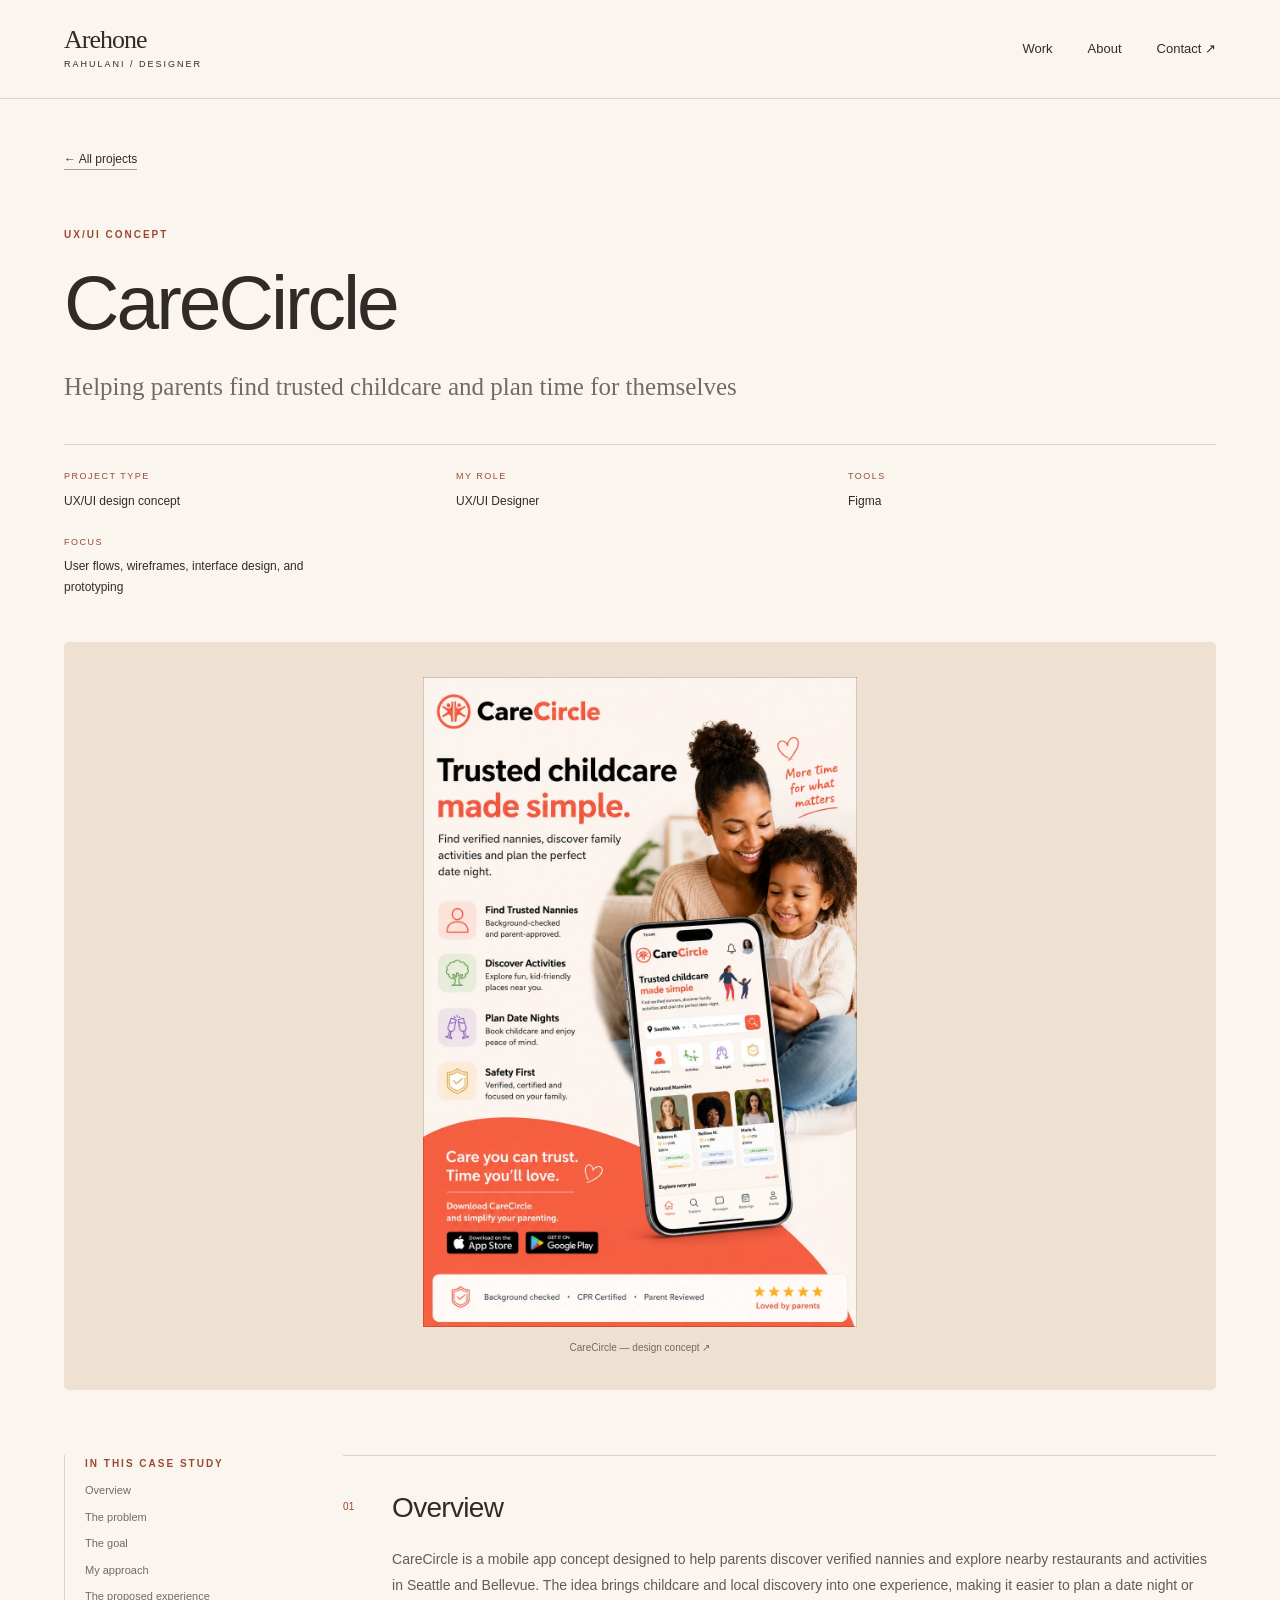
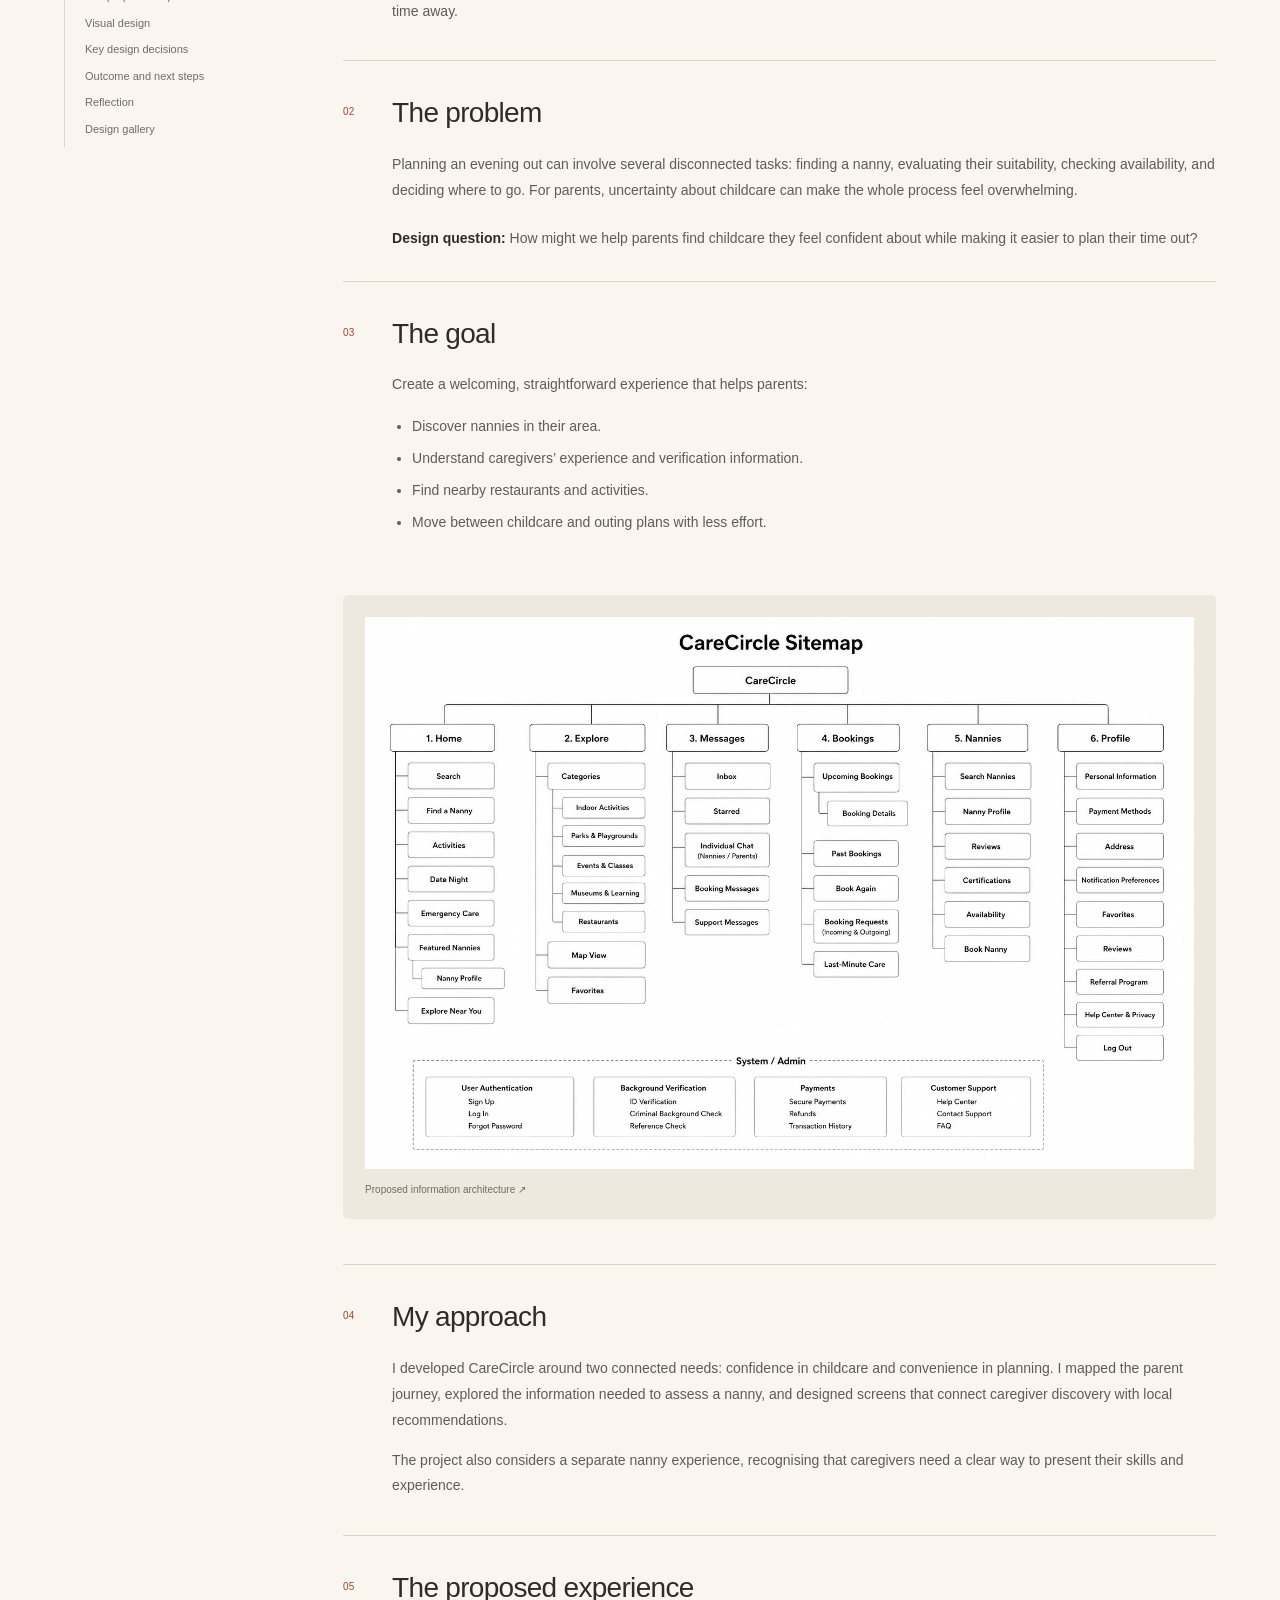
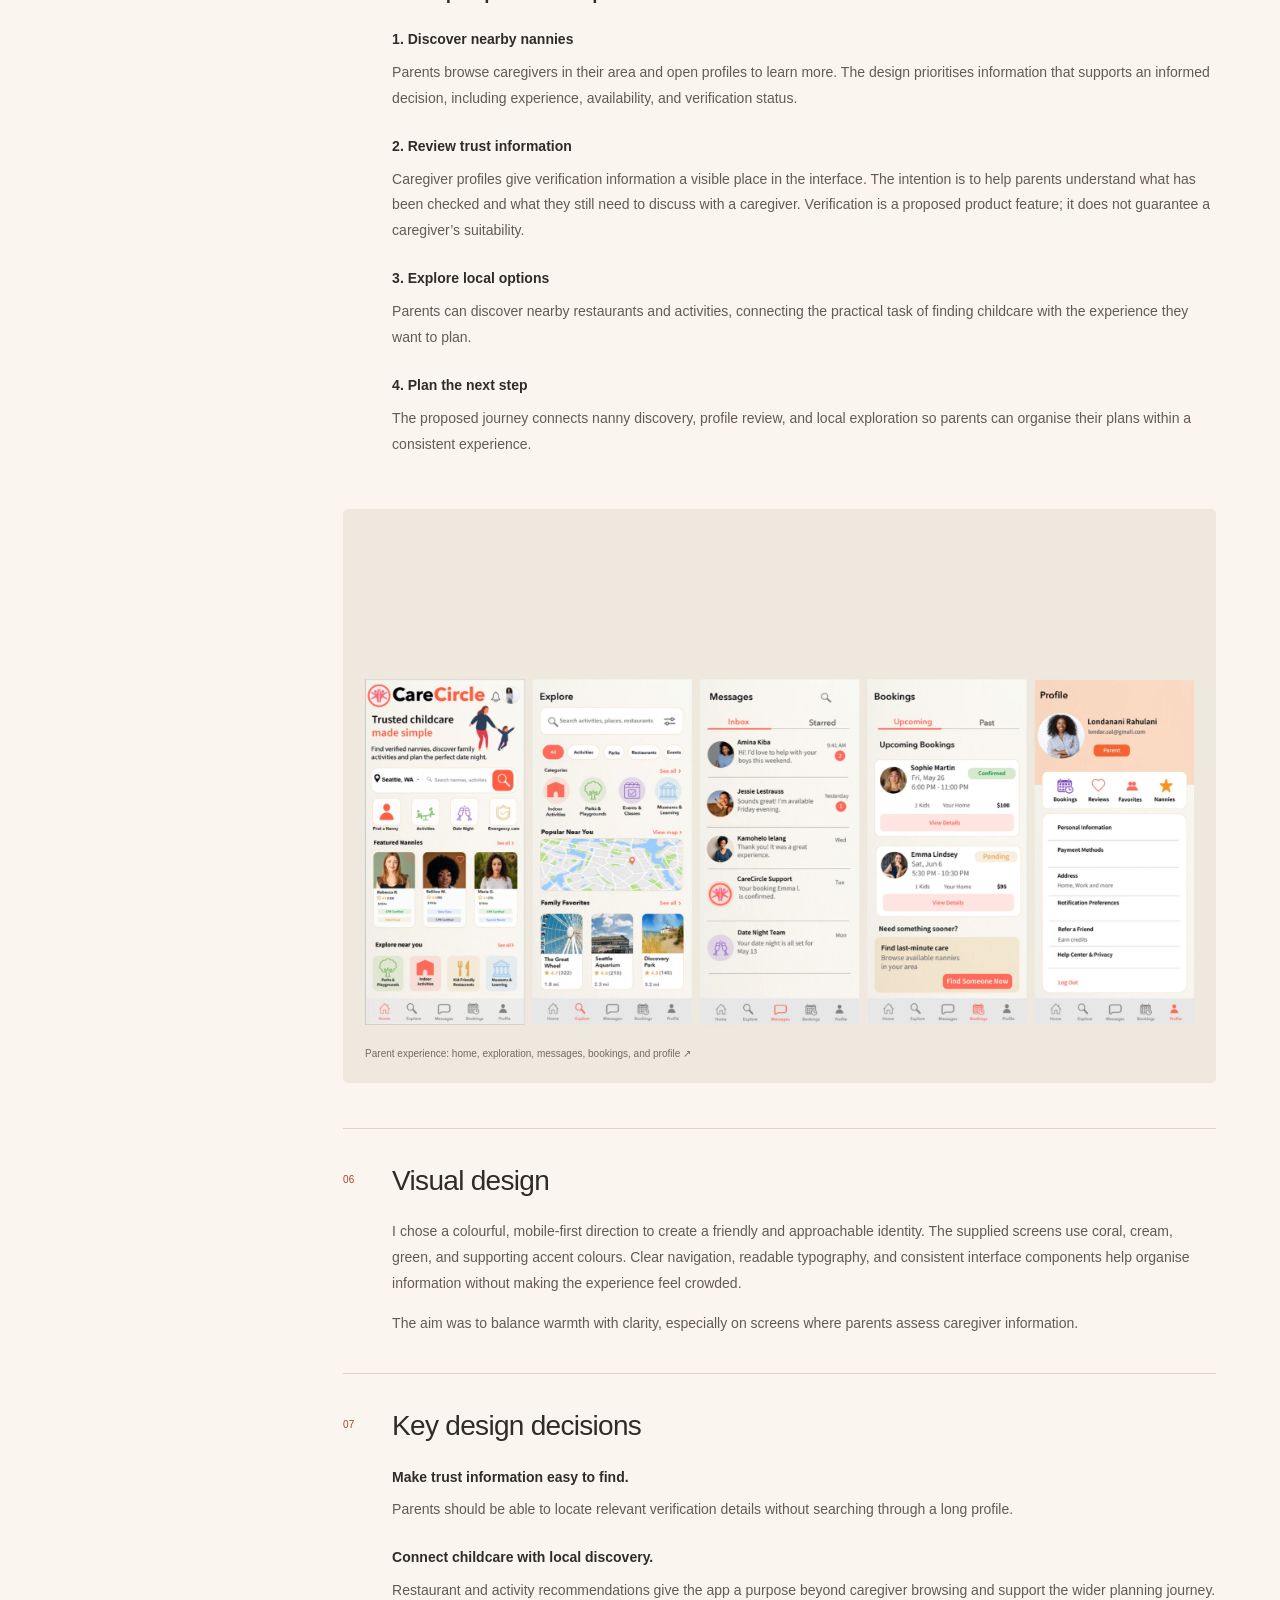
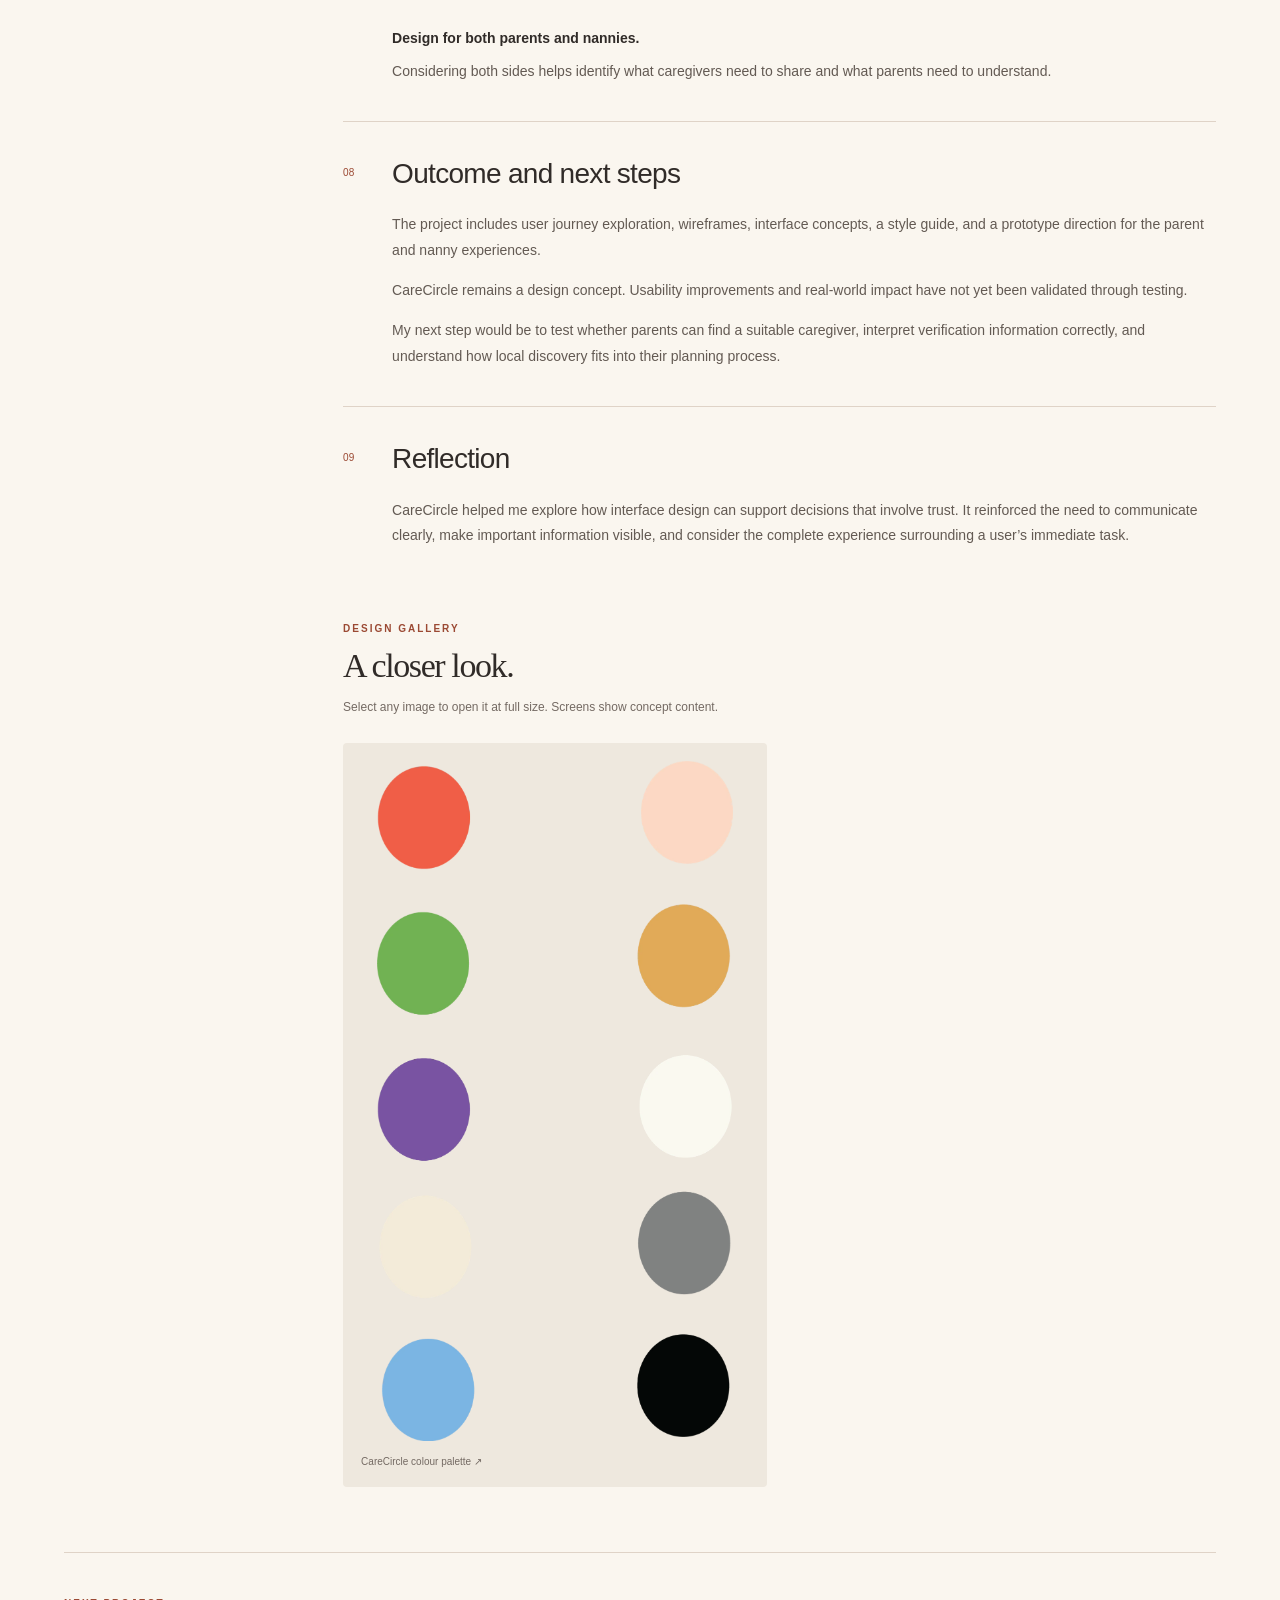
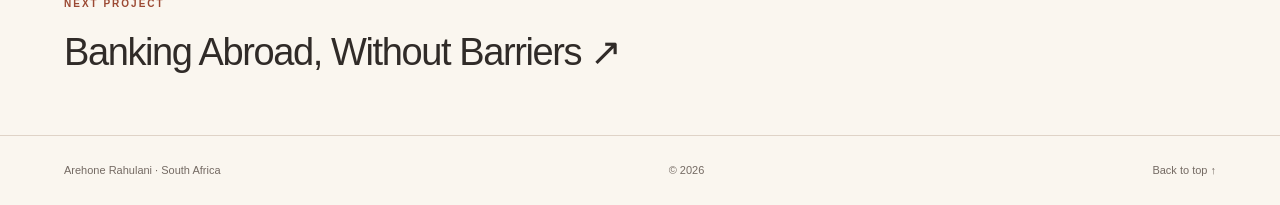
<file: carecircle.html>
<!doctype html><html lang="en"><head><meta charset="utf-8"><meta name="viewport" content="width=device-width,initial-scale=1"><title>CareCircle | Arehone Rahulani</title><meta name="description" content="UI/UX and visual design portfolio by Arehone Rahulani, based in South Africa."><link rel="stylesheet" href="styles.css"><script src="script.js" defer></script></head><body><a class="skip" href="#main">Skip to content</a><header><a class="brand" href="index.html">Arehone<span>Rahulani / Designer</span></a><nav aria-label="Main navigation"><a href="index.html#work">Work</a><a href="index.html#about">About</a><a href="index.html#contact">Contact ↗</a></nav></header><main id="main"><section class="case-hero"><a class="text-link" href="index.html#work">← All projects</a><p class="eyebrow">UX/UI concept</p><h1>CareCircle</h1><p class="subtitle">Helping parents find trusted childcare and plan time for themselves</p><dl class="metadata"><div><dt>Project type</dt><dd>UX/UI design concept</dd></div><div><dt>My role</dt><dd>UX/UI Designer</dd></div><div><dt>Tools</dt><dd>Figma</dd></div><div><dt>Focus</dt><dd>User flows, wireframes, interface design, and prototyping</dd></div></dl></section><figure class="case-cover"><a href="care-circle-mock-up.webp" target="_blank" rel="noopener" aria-label="Open full image: CareCircle — design concept"><img src="care-circle-mock-up.webp" width="1024" height="1536" alt="CareCircle — design concept" loading="lazy"></a><figcaption>CareCircle — design concept ↗</figcaption></figure><div class="case-layout"><aside class="toc"><p class="eyebrow">IN THIS CASE STUDY</p><a href="#section-0">Overview</a><a href="#section-1">The problem</a><a href="#section-2">The goal</a><a href="#section-3">My approach</a><a href="#section-4">The proposed experience</a><a href="#section-5">Visual design</a><a href="#section-6">Key design decisions</a><a href="#section-7">Outcome and next steps</a><a href="#section-8">Reflection</a><a href="#design-gallery">Design gallery</a></aside><div class="story"><section id="section-0" class="story-section"><span class="section-number">01</span><div><h2>Overview</h2><p>CareCircle is a mobile app concept designed to help parents discover verified nannies and explore nearby restaurants and activities in Seattle and Bellevue. The idea brings childcare and local discovery into one experience, making it easier to plan a date night or time away.</p></div></section><section id="section-1" class="story-section"><span class="section-number">02</span><div><h2>The problem</h2><p>Planning an evening out can involve several disconnected tasks: finding a nanny, evaluating their suitability, checking availability, and deciding where to go. For parents, uncertainty about childcare can make the whole process feel overwhelming.</p><p><strong>Design question:</strong> How might we help parents find childcare they feel confident about while making it easier to plan their time out?</p></div></section><section id="section-2" class="story-section"><span class="section-number">03</span><div><h2>The goal</h2><p>Create a welcoming, straightforward experience that helps parents:</p><ul><li>Discover nannies in their area.</li><li>Understand caregivers’ experience and verification information.</li><li>Find nearby restaurants and activities.</li><li>Move between childcare and outing plans with less effort.</li></ul></div></section><figure class="story-image"><a href="care-circle-site-map.webp" target="_blank" rel="noopener" aria-label="Open full image: Proposed information architecture"><img src="care-circle-site-map.webp" width="1536" height="1024" alt="Proposed information architecture" loading="lazy"></a><figcaption>Proposed information architecture ↗</figcaption></figure><section id="section-3" class="story-section"><span class="section-number">04</span><div><h2>My approach</h2><p>I developed CareCircle around two connected needs: confidence in childcare and convenience in planning. I mapped the parent journey, explored the information needed to assess a nanny, and designed screens that connect caregiver discovery with local recommendations.</p><p>The project also considers a separate nanny experience, recognising that caregivers need a clear way to present their skills and experience.</p></div></section><section id="section-4" class="story-section"><span class="section-number">05</span><div><h2>The proposed experience</h2><p><strong>1. Discover nearby nannies</strong></p><p>Parents browse caregivers in their area and open profiles to learn more. The design prioritises information that supports an informed decision, including experience, availability, and verification status.</p><p><strong>2. Review trust information</strong></p><p>Caregiver profiles give verification information a visible place in the interface. The intention is to help parents understand what has been checked and what they still need to discuss with a caregiver. Verification is a proposed product feature; it does not guarantee a caregiver’s suitability.</p><p><strong>3. Explore local options</strong></p><p>Parents can discover nearby restaurants and activities, connecting the practical task of finding childcare with the experience they want to plan.</p><p><strong>4. Plan the next step</strong></p><p>The proposed journey connects nanny discovery, profile review, and local exploration so parents can organise their plans within a consistent experience.</p></div></section><figure class="story-image"><a href="care-circle-ui.webp" target="_blank" rel="noopener" aria-label="Open full image: Parent experience: home, exploration, messages, bookings, and profile"><img src="care-circle-ui.webp" width="2048" height="1241" alt="Parent experience: home, exploration, messages, bookings, and profile" loading="lazy"></a><figcaption>Parent experience: home, exploration, messages, bookings, and profile ↗</figcaption></figure><section id="section-5" class="story-section"><span class="section-number">06</span><div><h2>Visual design</h2><p>I chose a colourful, mobile-first direction to create a friendly and approachable identity. The supplied screens use coral, cream, green, and supporting accent colours. Clear navigation, readable typography, and consistent interface components help organise information without making the experience feel crowded.</p><p>The aim was to balance warmth with clarity, especially on screens where parents assess caregiver information.</p></div></section><section id="section-6" class="story-section"><span class="section-number">07</span><div><h2>Key design decisions</h2><p><strong>Make trust information easy to find.</strong></p><p>Parents should be able to locate relevant verification details without searching through a long profile.</p><p><strong>Connect childcare with local discovery.</strong></p><p>Restaurant and activity recommendations give the app a purpose beyond caregiver browsing and support the wider planning journey.</p><p><strong>Design for both parents and nannies.</strong></p><p>Considering both sides helps identify what caregivers need to share and what parents need to understand.</p></div></section><section id="section-7" class="story-section"><span class="section-number">08</span><div><h2>Outcome and next steps</h2><p>The project includes user journey exploration, wireframes, interface concepts, a style guide, and a prototype direction for the parent and nanny experiences.</p><p>CareCircle remains a design concept. Usability improvements and real-world impact have not yet been validated through testing.</p><p>My next step would be to test whether parents can find a suitable caregiver, interpret verification information correctly, and understand how local discovery fits into their planning process.</p></div></section><section id="section-8" class="story-section"><span class="section-number">09</span><div><h2>Reflection</h2><p>CareCircle helped me explore how interface design can support decisions that involve trust. It reinforced the need to communicate clearly, make important information visible, and consider the complete experience surrounding a user’s immediate task.</p></div></section><section id="design-gallery" class="design-gallery"><p class="eyebrow">DESIGN GALLERY</p><h2>A closer look.</h2><p class="gallery-note">Select any image to open it at full size. Screens show concept content.</p><div class="gallery-grid"><figure class="gallery-item"><a href="care-circle-color-palette.webp" target="_blank" rel="noopener" aria-label="Open full image: CareCircle colour palette"><img src="care-circle-color-palette.webp" width="1073" height="2047" alt="CareCircle colour palette" loading="lazy"></a><figcaption>CareCircle colour palette ↗</figcaption></figure></div></section></div></div><a class="next-project" href="vaulto.html"><span class="eyebrow">NEXT PROJECT</span><h2>Banking Abroad, Without Barriers ↗</h2></a></main><footer><span>Arehone Rahulani · South Africa</span><span>© <span data-year>2026</span></span><a href="#main">Back to top ↑</a></footer></body></html>
</file>
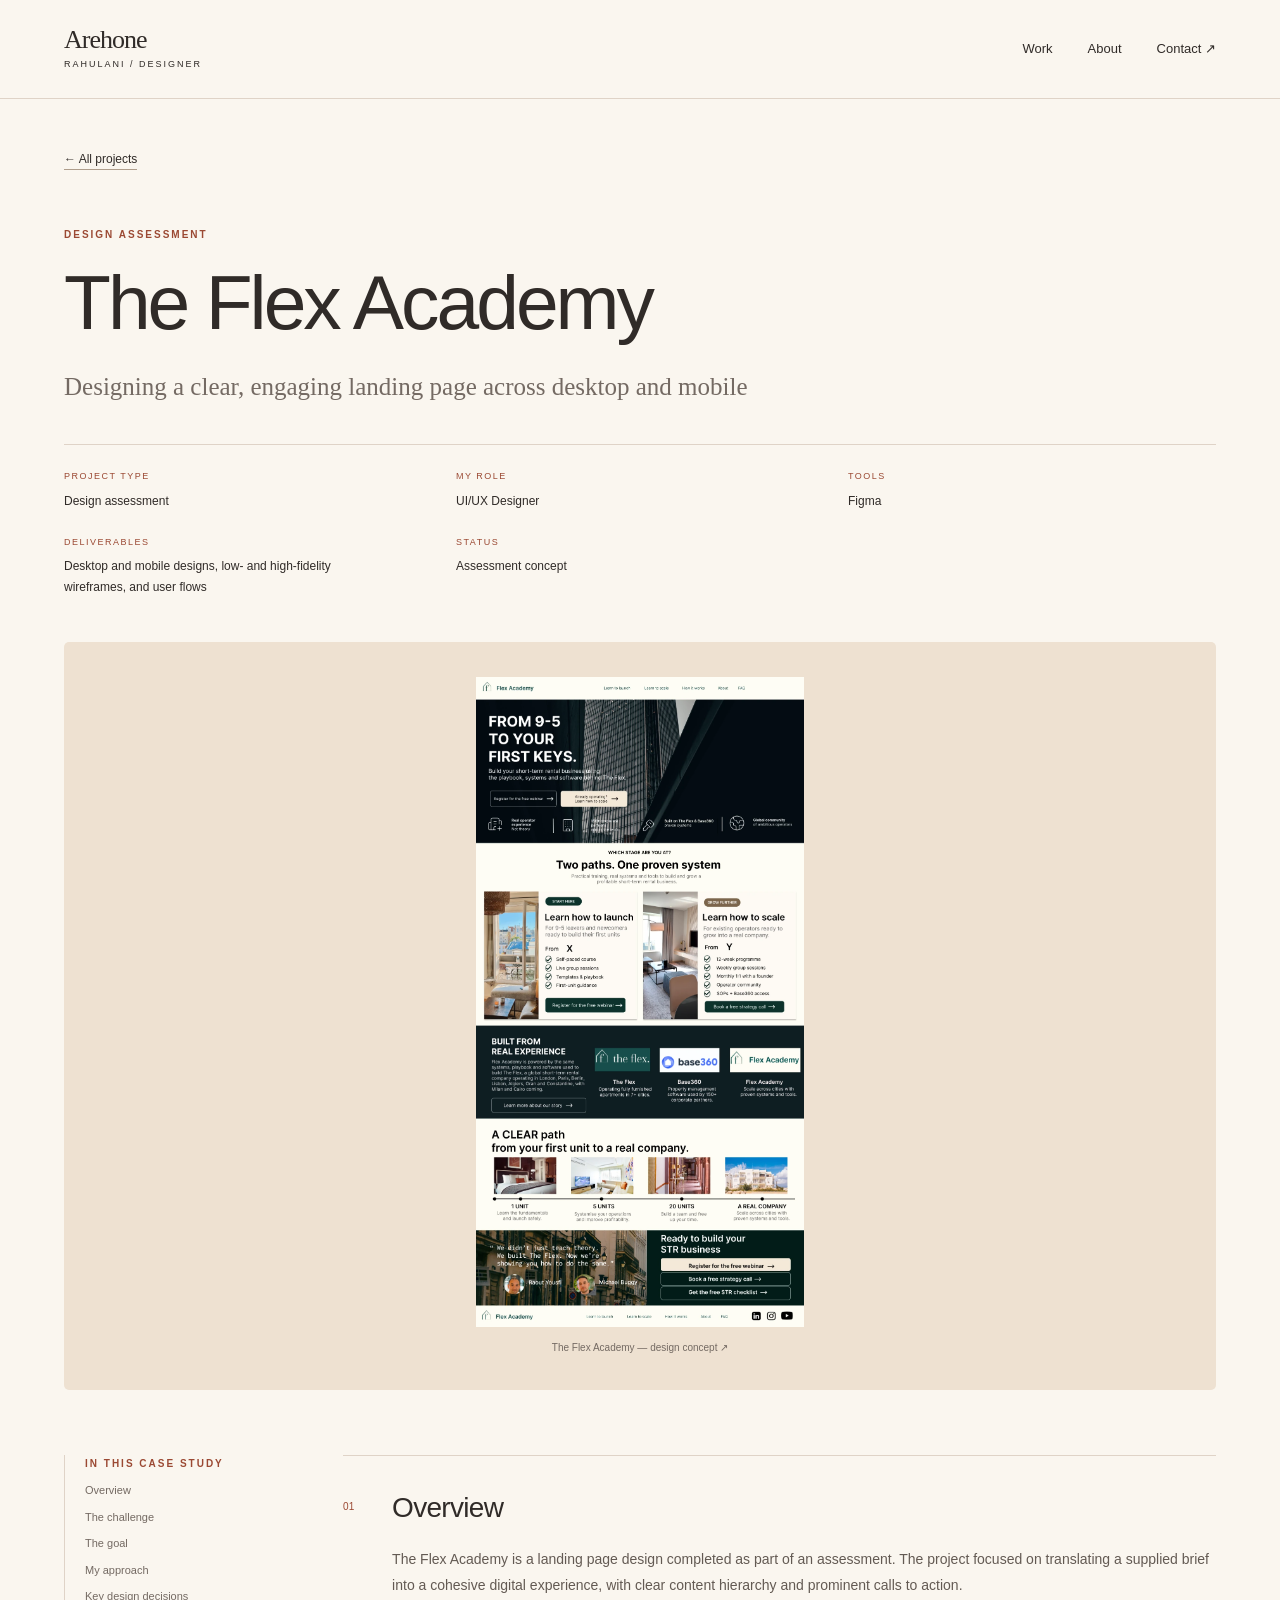
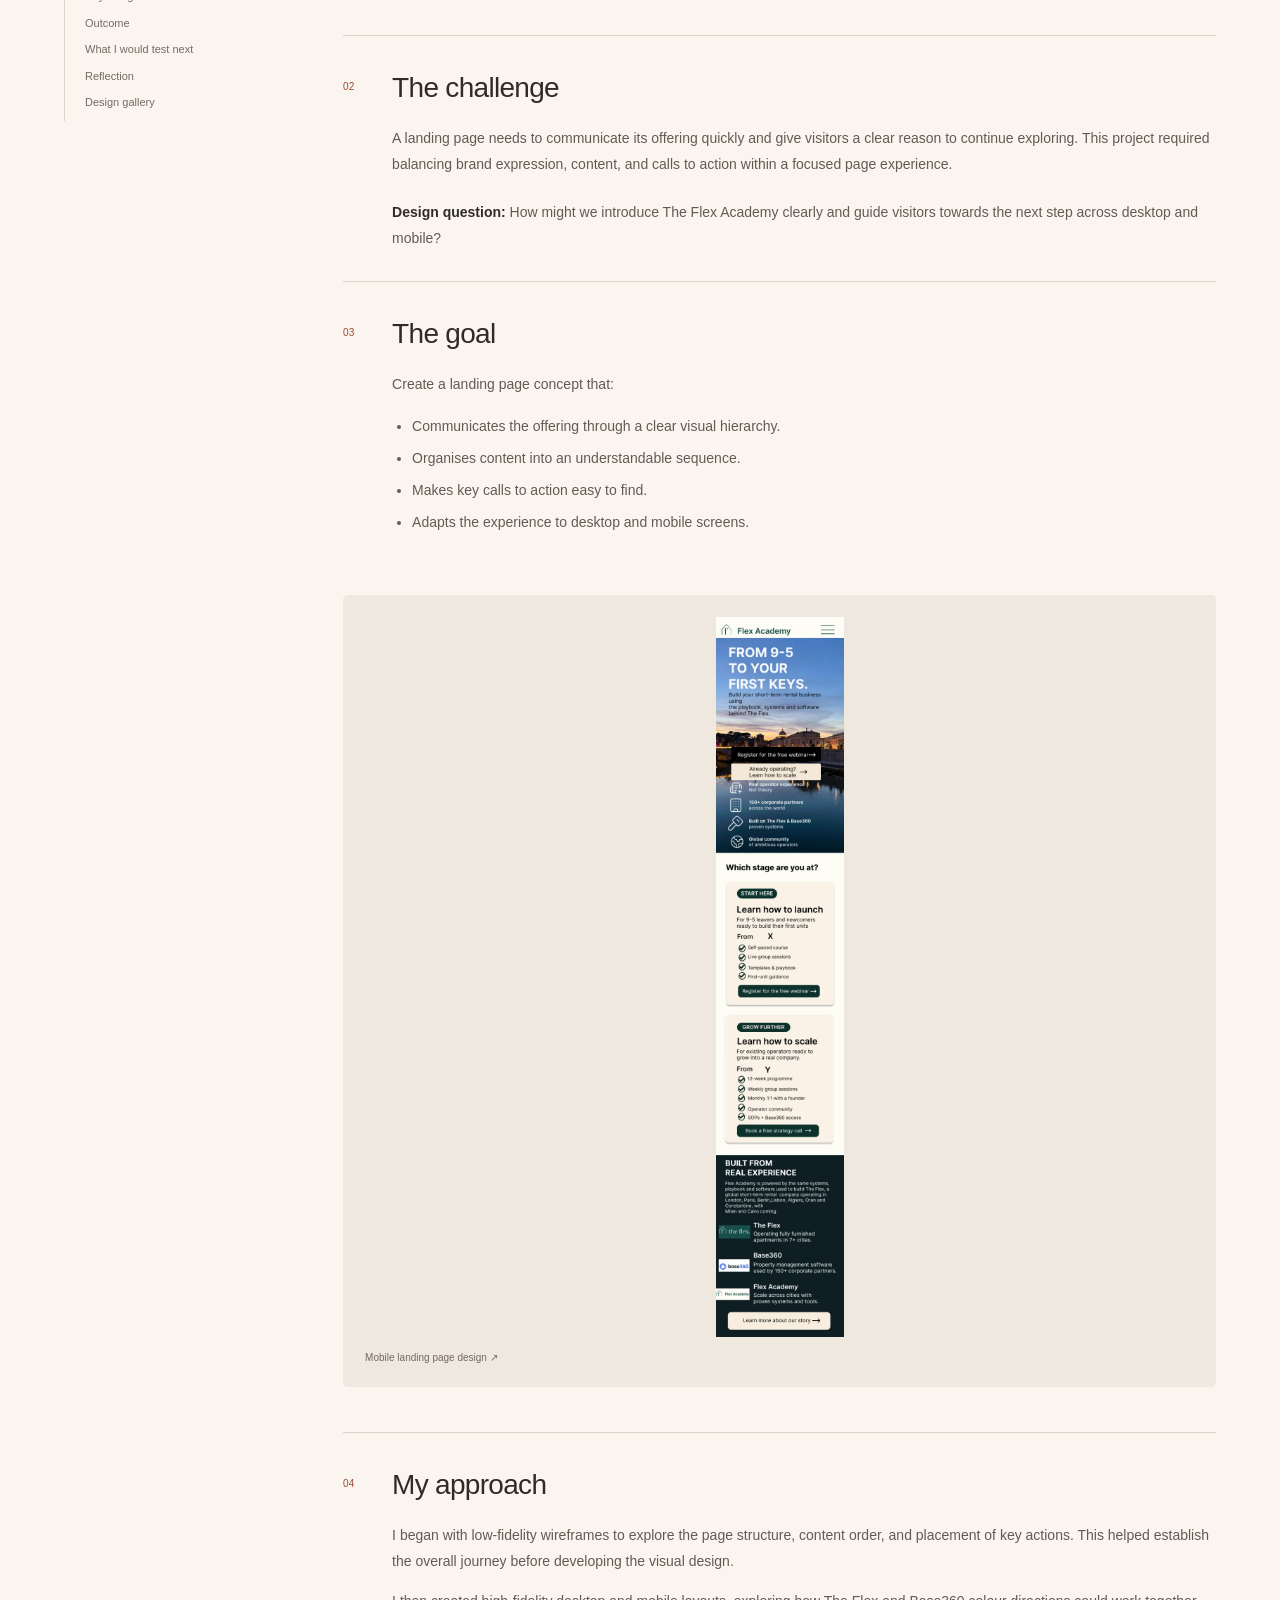
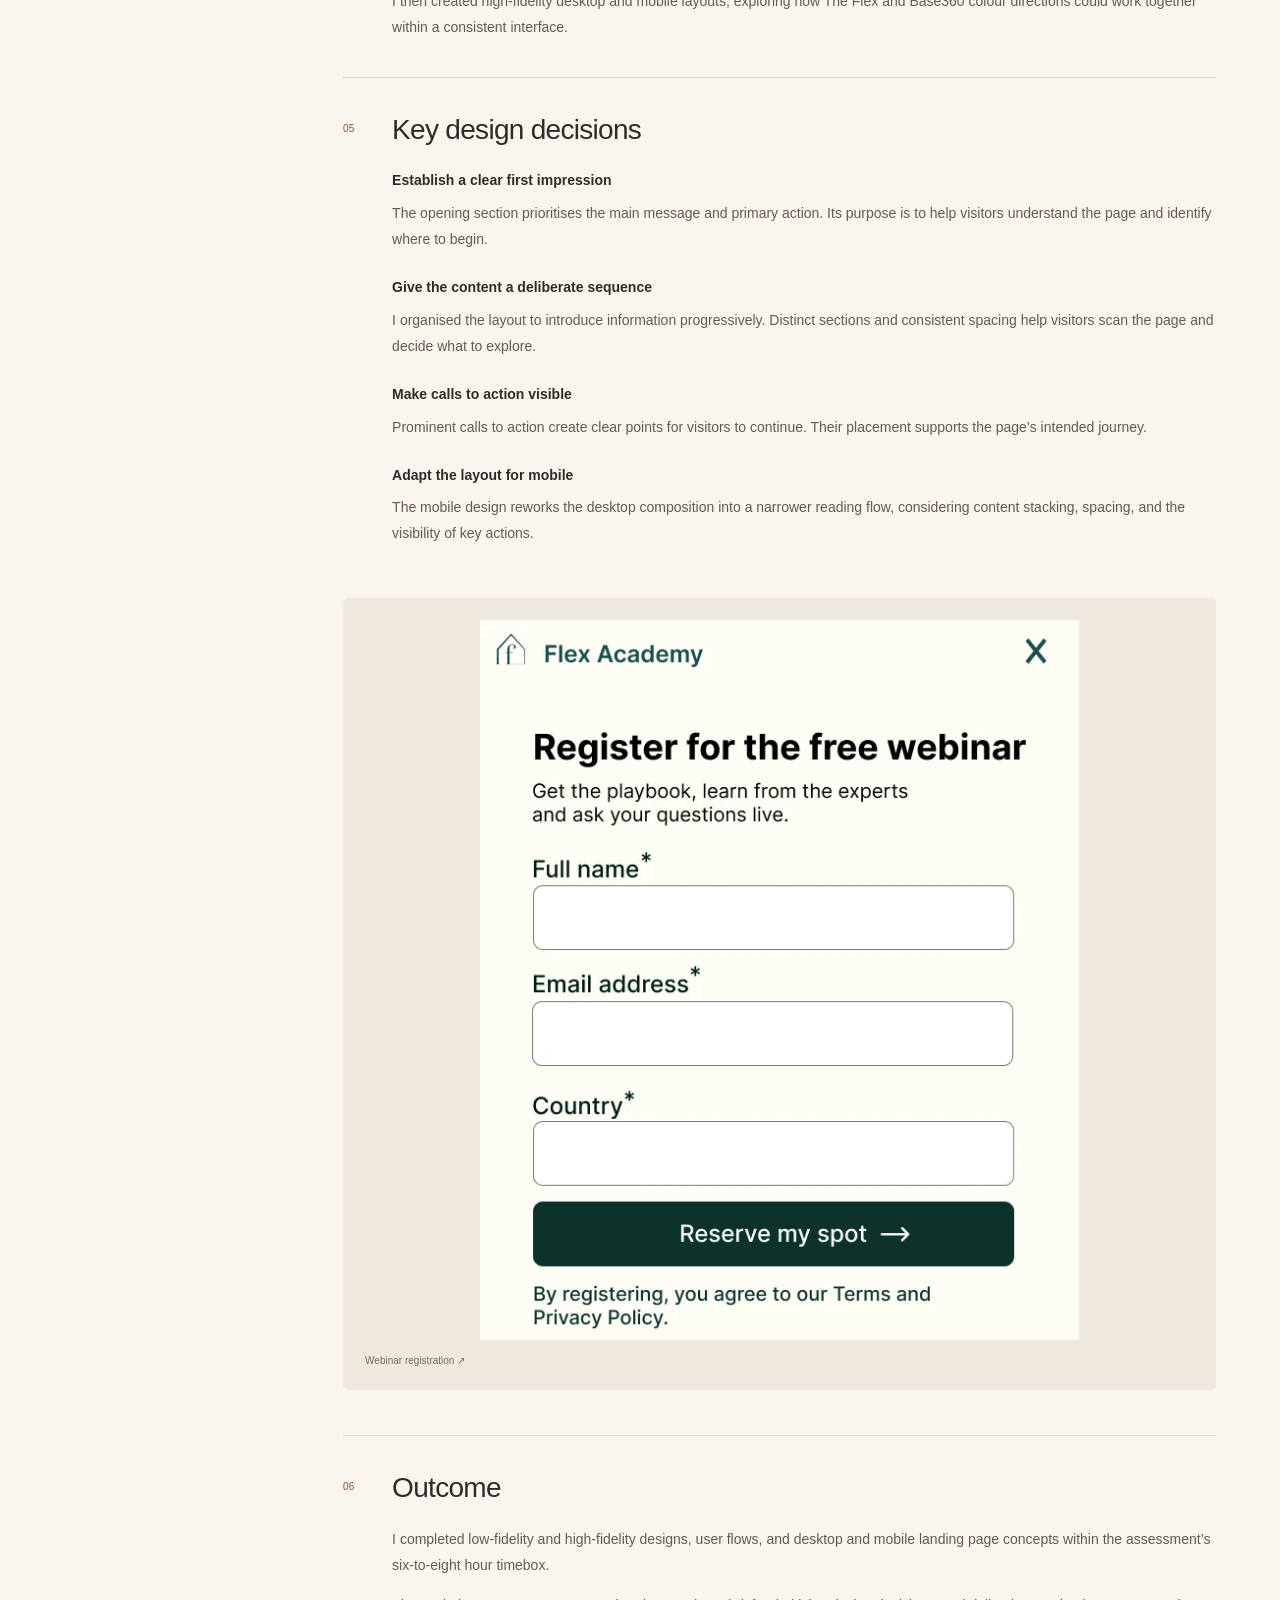
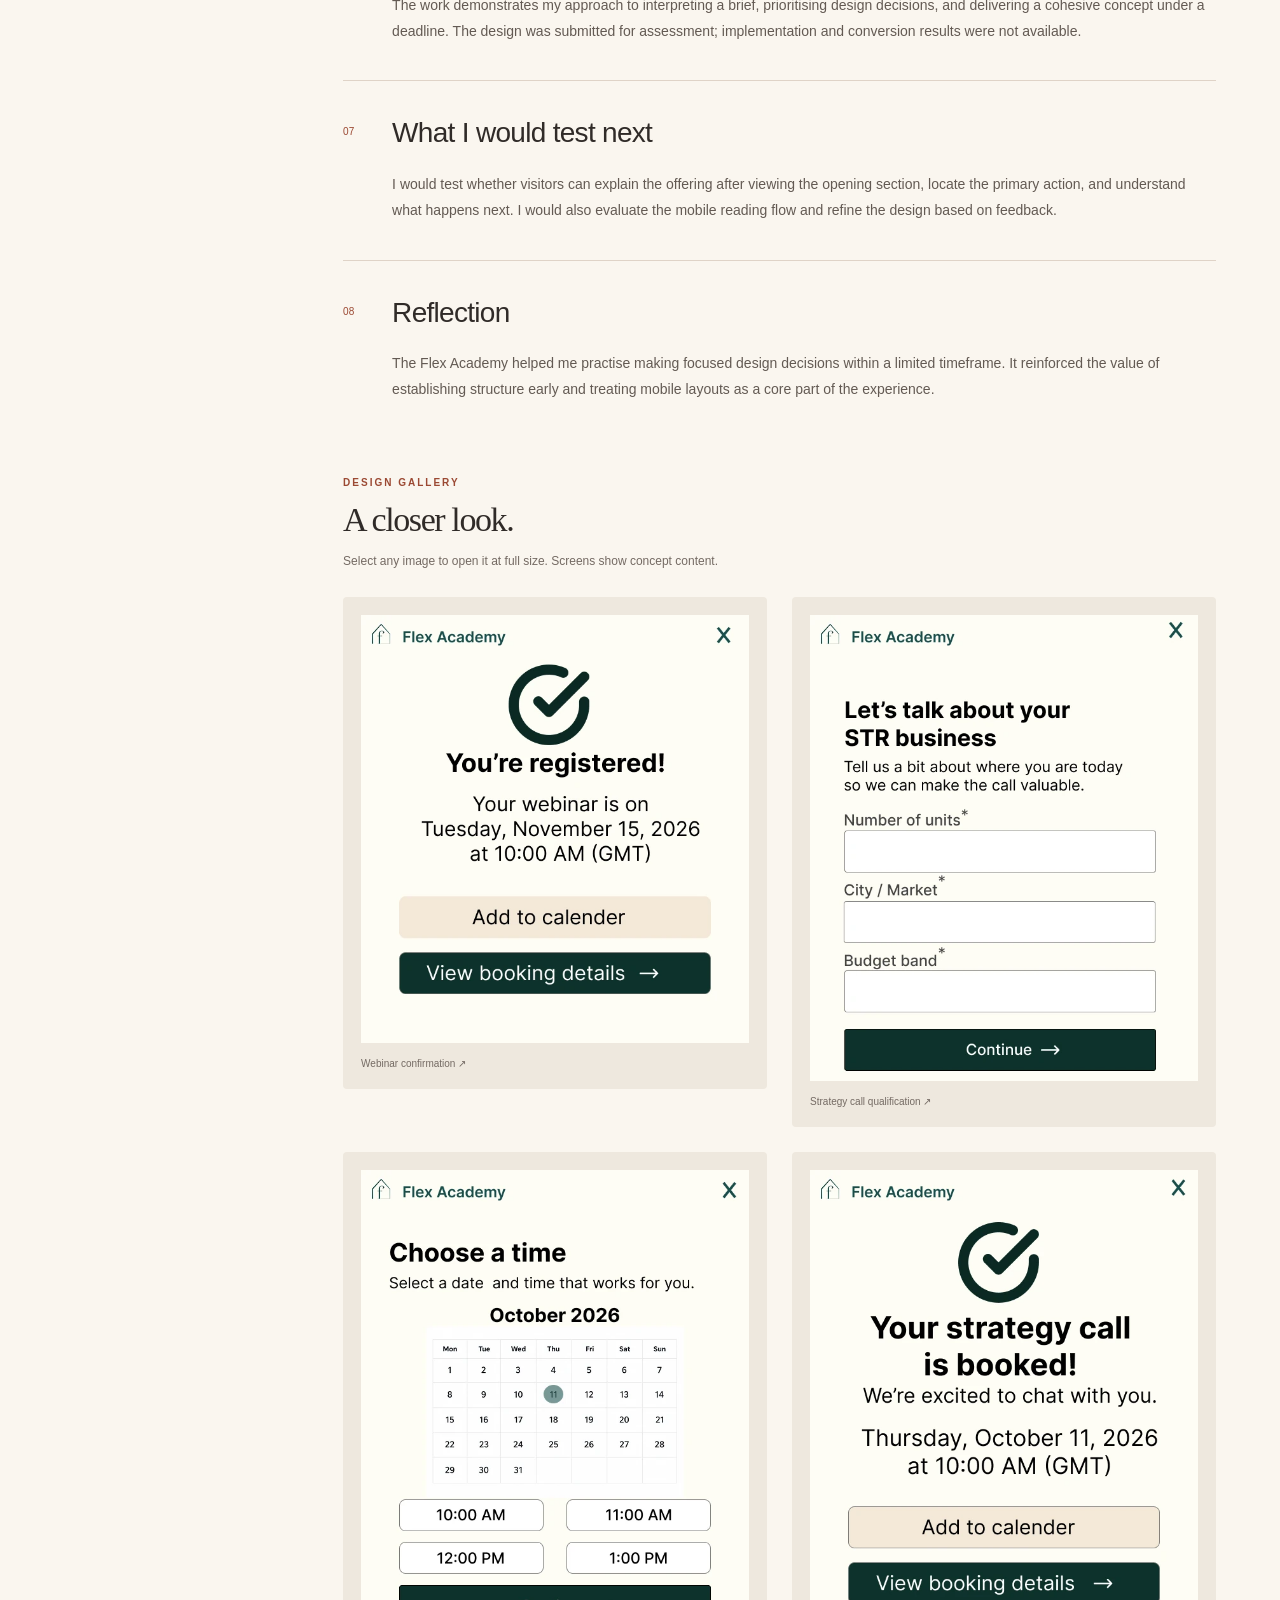
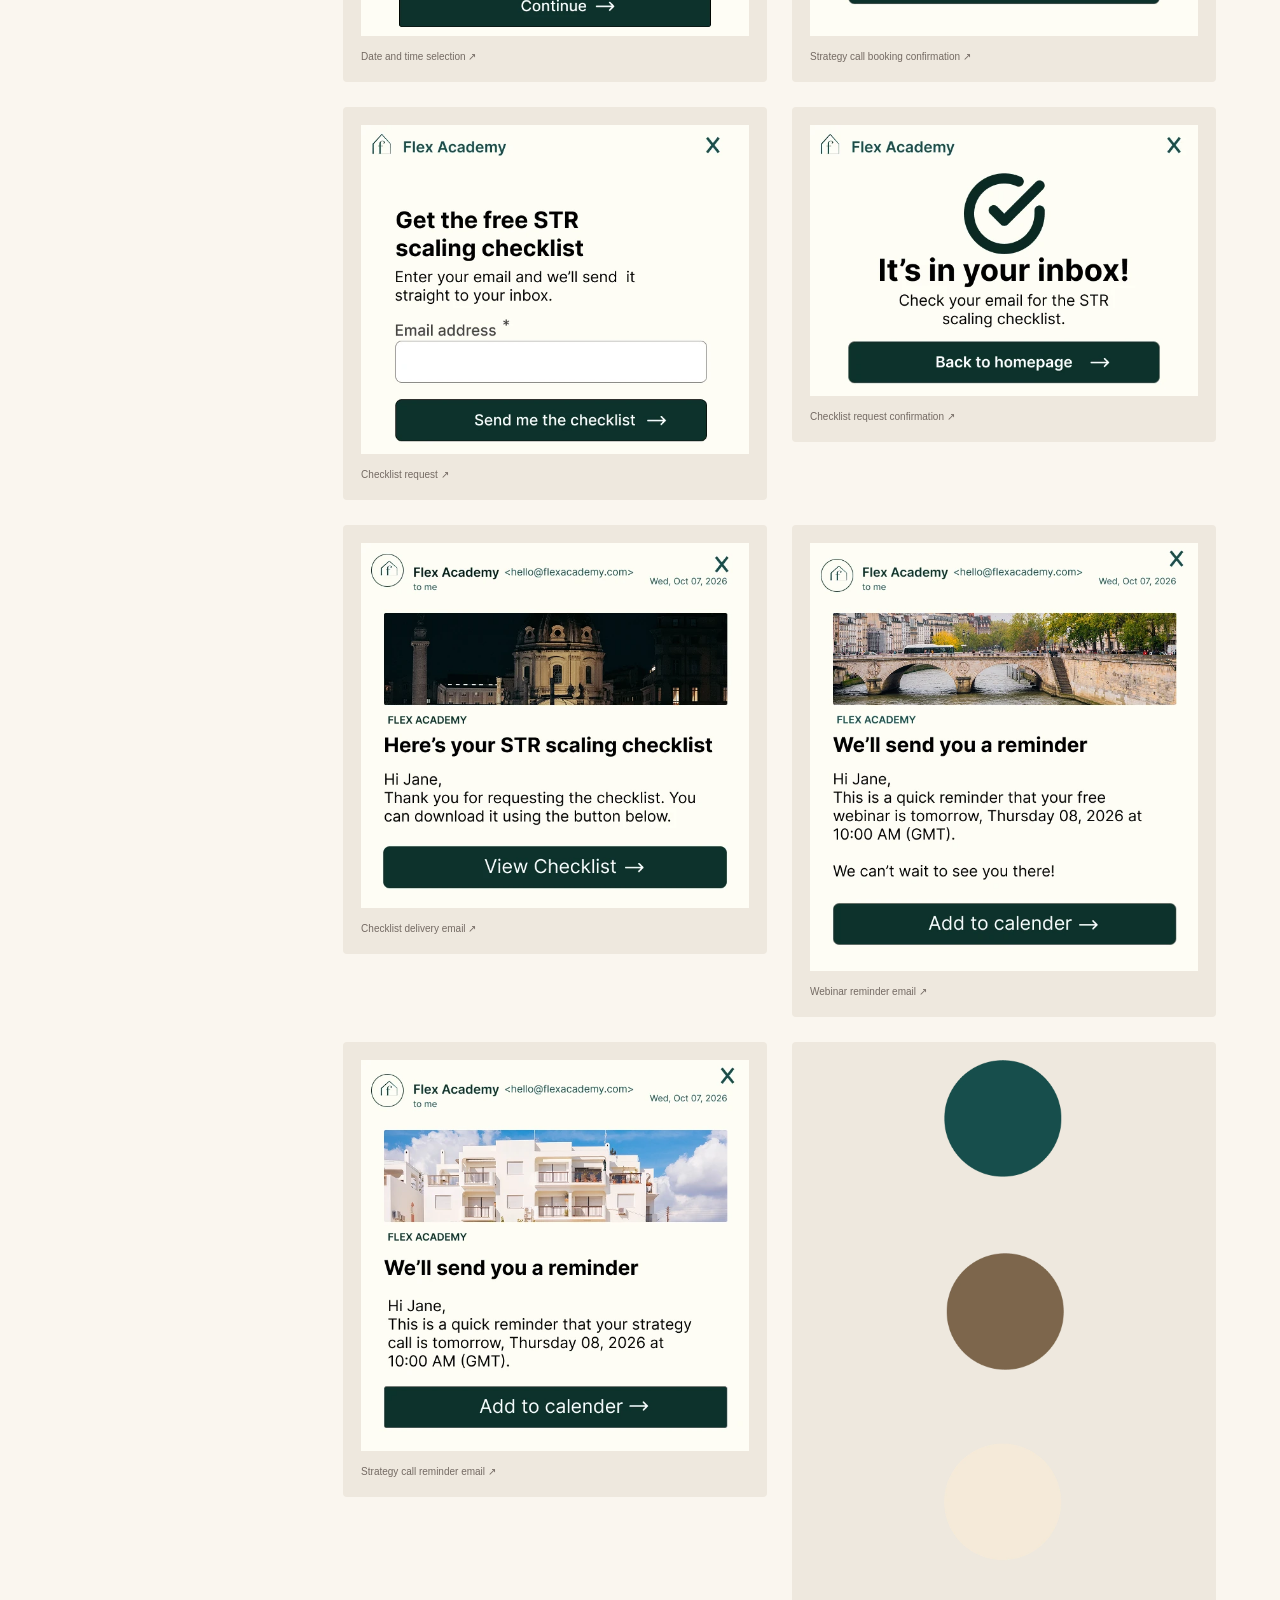
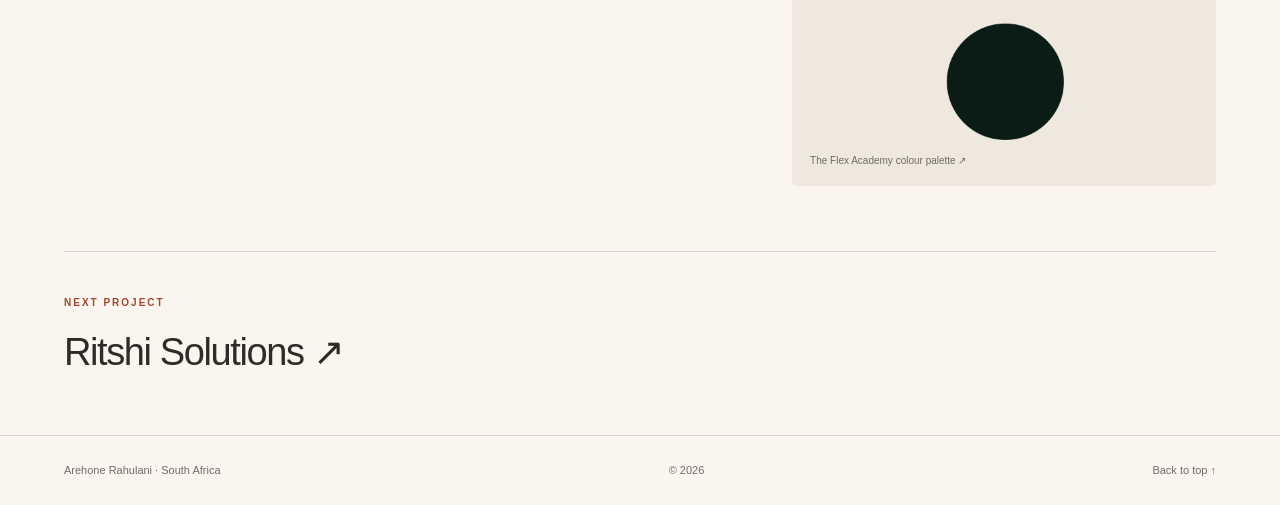
<file: flex-academy.html>
<!doctype html><html lang="en"><head><meta charset="utf-8"><meta name="viewport" content="width=device-width,initial-scale=1"><title>The Flex Academy | Arehone Rahulani</title><meta name="description" content="UI/UX and visual design portfolio by Arehone Rahulani, based in South Africa."><link rel="stylesheet" href="styles.css"><script src="script.js" defer></script></head><body><a class="skip" href="#main">Skip to content</a><header><a class="brand" href="index.html">Arehone<span>Rahulani / Designer</span></a><nav aria-label="Main navigation"><a href="index.html#work">Work</a><a href="index.html#about">About</a><a href="index.html#contact">Contact ↗</a></nav></header><main id="main"><section class="case-hero"><a class="text-link" href="index.html#work">← All projects</a><p class="eyebrow">Design assessment</p><h1>The Flex Academy</h1><p class="subtitle">Designing a clear, engaging landing page across desktop and mobile</p><dl class="metadata"><div><dt>Project type</dt><dd>Design assessment</dd></div><div><dt>My role</dt><dd>UI/UX Designer</dd></div><div><dt>Tools</dt><dd>Figma</dd></div><div><dt>Deliverables</dt><dd>Desktop and mobile designs, low- and high-fidelity wireframes, and user flows</dd></div><div><dt>Status</dt><dd>Assessment concept</dd></div></dl></section><figure class="case-cover"><a href="landing-page-desktop-2.webp" target="_blank" rel="noopener" aria-label="Open full image: The Flex Academy — design concept"><img src="landing-page-desktop-2.webp" width="1035" height="2048" alt="The Flex Academy — design concept" loading="lazy"></a><figcaption>The Flex Academy — design concept ↗</figcaption></figure><div class="case-layout"><aside class="toc"><p class="eyebrow">IN THIS CASE STUDY</p><a href="#section-0">Overview</a><a href="#section-1">The challenge</a><a href="#section-2">The goal</a><a href="#section-3">My approach</a><a href="#section-4">Key design decisions</a><a href="#section-5">Outcome</a><a href="#section-6">What I would test next</a><a href="#section-7">Reflection</a><a href="#design-gallery">Design gallery</a></aside><div class="story"><section id="section-0" class="story-section"><span class="section-number">01</span><div><h2>Overview</h2><p>The Flex Academy is a landing page design completed as part of an assessment. The project focused on translating a supplied brief into a cohesive digital experience, with clear content hierarchy and prominent calls to action.</p></div></section><section id="section-1" class="story-section"><span class="section-number">02</span><div><h2>The challenge</h2><p>A landing page needs to communicate its offering quickly and give visitors a clear reason to continue exploring. This project required balancing brand expression, content, and calls to action within a focused page experience.</p><p><strong>Design question:</strong> How might we introduce The Flex Academy clearly and guide visitors towards the next step across desktop and mobile?</p></div></section><section id="section-2" class="story-section"><span class="section-number">03</span><div><h2>The goal</h2><p>Create a landing page concept that:</p><ul><li>Communicates the offering through a clear visual hierarchy.</li><li>Organises content into an understandable sequence.</li><li>Makes key calls to action easy to find.</li><li>Adapts the experience to desktop and mobile screens.</li></ul></div></section><figure class="story-image"><a href="landing-page-mobile-wireframe.webp" target="_blank" rel="noopener" aria-label="Open full image: Mobile landing page design"><img src="landing-page-mobile-wireframe.webp" width="364" height="2048" alt="Mobile landing page design" loading="lazy"></a><figcaption>Mobile landing page design ↗</figcaption></figure><section id="section-3" class="story-section"><span class="section-number">04</span><div><h2>My approach</h2><p>I began with low-fidelity wireframes to explore the page structure, content order, and placement of key actions. This helped establish the overall journey before developing the visual design.</p><p>I then created high-fidelity desktop and mobile layouts, exploring how The Flex and Base360 colour directions could work together within a consistent interface.</p></div></section><section id="section-4" class="story-section"><span class="section-number">05</span><div><h2>Key design decisions</h2><p><strong>Establish a clear first impression</strong></p><p>The opening section prioritises the main message and primary action. Its purpose is to help visitors understand the page and identify where to begin.</p><p><strong>Give the content a deliberate sequence</strong></p><p>I organised the layout to introduce information progressively. Distinct sections and consistent spacing help visitors scan the page and decide what to explore.</p><p><strong>Make calls to action visible</strong></p><p>Prominent calls to action create clear points for visitors to continue. Their placement supports the page’s intended journey.</p><p><strong>Adapt the layout for mobile</strong></p><p>The mobile design reworks the desktop composition into a narrower reading flow, considering content stacking, spacing, and the visibility of key actions.</p></div></section><figure class="story-image"><a href="registration-form.webp" target="_blank" rel="noopener" aria-label="Open full image: Webinar registration"><img src="registration-form.webp" width="610" height="733" alt="Webinar registration" loading="lazy"></a><figcaption>Webinar registration ↗</figcaption></figure><section id="section-5" class="story-section"><span class="section-number">06</span><div><h2>Outcome</h2><p>I completed low-fidelity and high-fidelity designs, user flows, and desktop and mobile landing page concepts within the assessment’s six-to-eight hour timebox.</p><p>The work demonstrates my approach to interpreting a brief, prioritising design decisions, and delivering a cohesive concept under a deadline. The design was submitted for assessment; implementation and conversion results were not available.</p></div></section><section id="section-6" class="story-section"><span class="section-number">07</span><div><h2>What I would test next</h2><p>I would test whether visitors can explain the offering after viewing the opening section, locate the primary action, and understand what happens next. I would also evaluate the mobile reading flow and refine the design based on feedback.</p></div></section><section id="section-7" class="story-section"><span class="section-number">08</span><div><h2>Reflection</h2><p>The Flex Academy helped me practise making focused design decisions within a limited timeframe. It reinforced the value of establishing structure early and treating mobile layouts as a core part of the experience.</p></div></section><section id="design-gallery" class="design-gallery"><p class="eyebrow">DESIGN GALLERY</p><h2>A closer look.</h2><p class="gallery-note">Select any image to open it at full size. Screens show concept content.</p><div class="gallery-grid"><figure class="gallery-item"><a href="confirmation.webp" target="_blank" rel="noopener" aria-label="Open full image: Webinar confirmation"><img src="confirmation.webp" width="610" height="674" alt="Webinar confirmation" loading="lazy"></a><figcaption>Webinar confirmation ↗</figcaption></figure><figure class="gallery-item"><a href="qualification-form.webp" target="_blank" rel="noopener" aria-label="Open full image: Strategy call qualification"><img src="qualification-form.webp" width="610" height="733" alt="Strategy call qualification" loading="lazy"></a><figcaption>Strategy call qualification ↗</figcaption></figure><figure class="gallery-item"><a href="choose-a-time.webp" target="_blank" rel="noopener" aria-label="Open full image: Date and time selection"><img src="choose-a-time.webp" width="610" height="733" alt="Date and time selection" loading="lazy"></a><figcaption>Date and time selection ↗</figcaption></figure><figure class="gallery-item"><a href="confirmation-booking.webp" target="_blank" rel="noopener" aria-label="Open full image: Strategy call booking confirmation"><img src="confirmation-booking.webp" width="610" height="733" alt="Strategy call booking confirmation" loading="lazy"></a><figcaption>Strategy call booking confirmation ↗</figcaption></figure><figure class="gallery-item"><a href="email-capture-form.webp" target="_blank" rel="noopener" aria-label="Open full image: Checklist request"><img src="email-capture-form.webp" width="610" height="517" alt="Checklist request" loading="lazy"></a><figcaption>Checklist request ↗</figcaption></figure><figure class="gallery-item"><a href="confirmation-email.webp" target="_blank" rel="noopener" aria-label="Open full image: Checklist request confirmation"><img src="confirmation-email.webp" width="610" height="426" alt="Checklist request confirmation" loading="lazy"></a><figcaption>Checklist request confirmation ↗</figcaption></figure><figure class="gallery-item"><a href="email-delivery.webp" target="_blank" rel="noopener" aria-label="Open full image: Checklist delivery email"><img src="email-delivery.webp" width="610" height="574" alt="Checklist delivery email" loading="lazy"></a><figcaption>Checklist delivery email ↗</figcaption></figure><figure class="gallery-item"><a href="reminder-email.webp" target="_blank" rel="noopener" aria-label="Open full image: Webinar reminder email"><img src="reminder-email.webp" width="610" height="674" alt="Webinar reminder email" loading="lazy"></a><figcaption>Webinar reminder email ↗</figcaption></figure><figure class="gallery-item"><a href="reminder-email-booking.webp" target="_blank" rel="noopener" aria-label="Open full image: Strategy call reminder email"><img src="reminder-email-booking.webp" width="610" height="615" alt="Strategy call reminder email" loading="lazy"></a><figcaption>Strategy call reminder email ↗</figcaption></figure><figure class="gallery-item"><a href="the-flex-academy-color-palette.webp" target="_blank" rel="noopener" aria-label="Open full image: The Flex Academy colour palette"><img src="the-flex-academy-color-palette.webp" width="355" height="2022" alt="The Flex Academy colour palette" loading="lazy"></a><figcaption>The Flex Academy colour palette ↗</figcaption></figure></div></section></div></div><a class="next-project" href="ritshi-solutions.html"><span class="eyebrow">NEXT PROJECT</span><h2>Ritshi Solutions ↗</h2></a></main><footer><span>Arehone Rahulani · South Africa</span><span>© <span data-year>2026</span></span><a href="#main">Back to top ↑</a></footer></body></html>
</file>
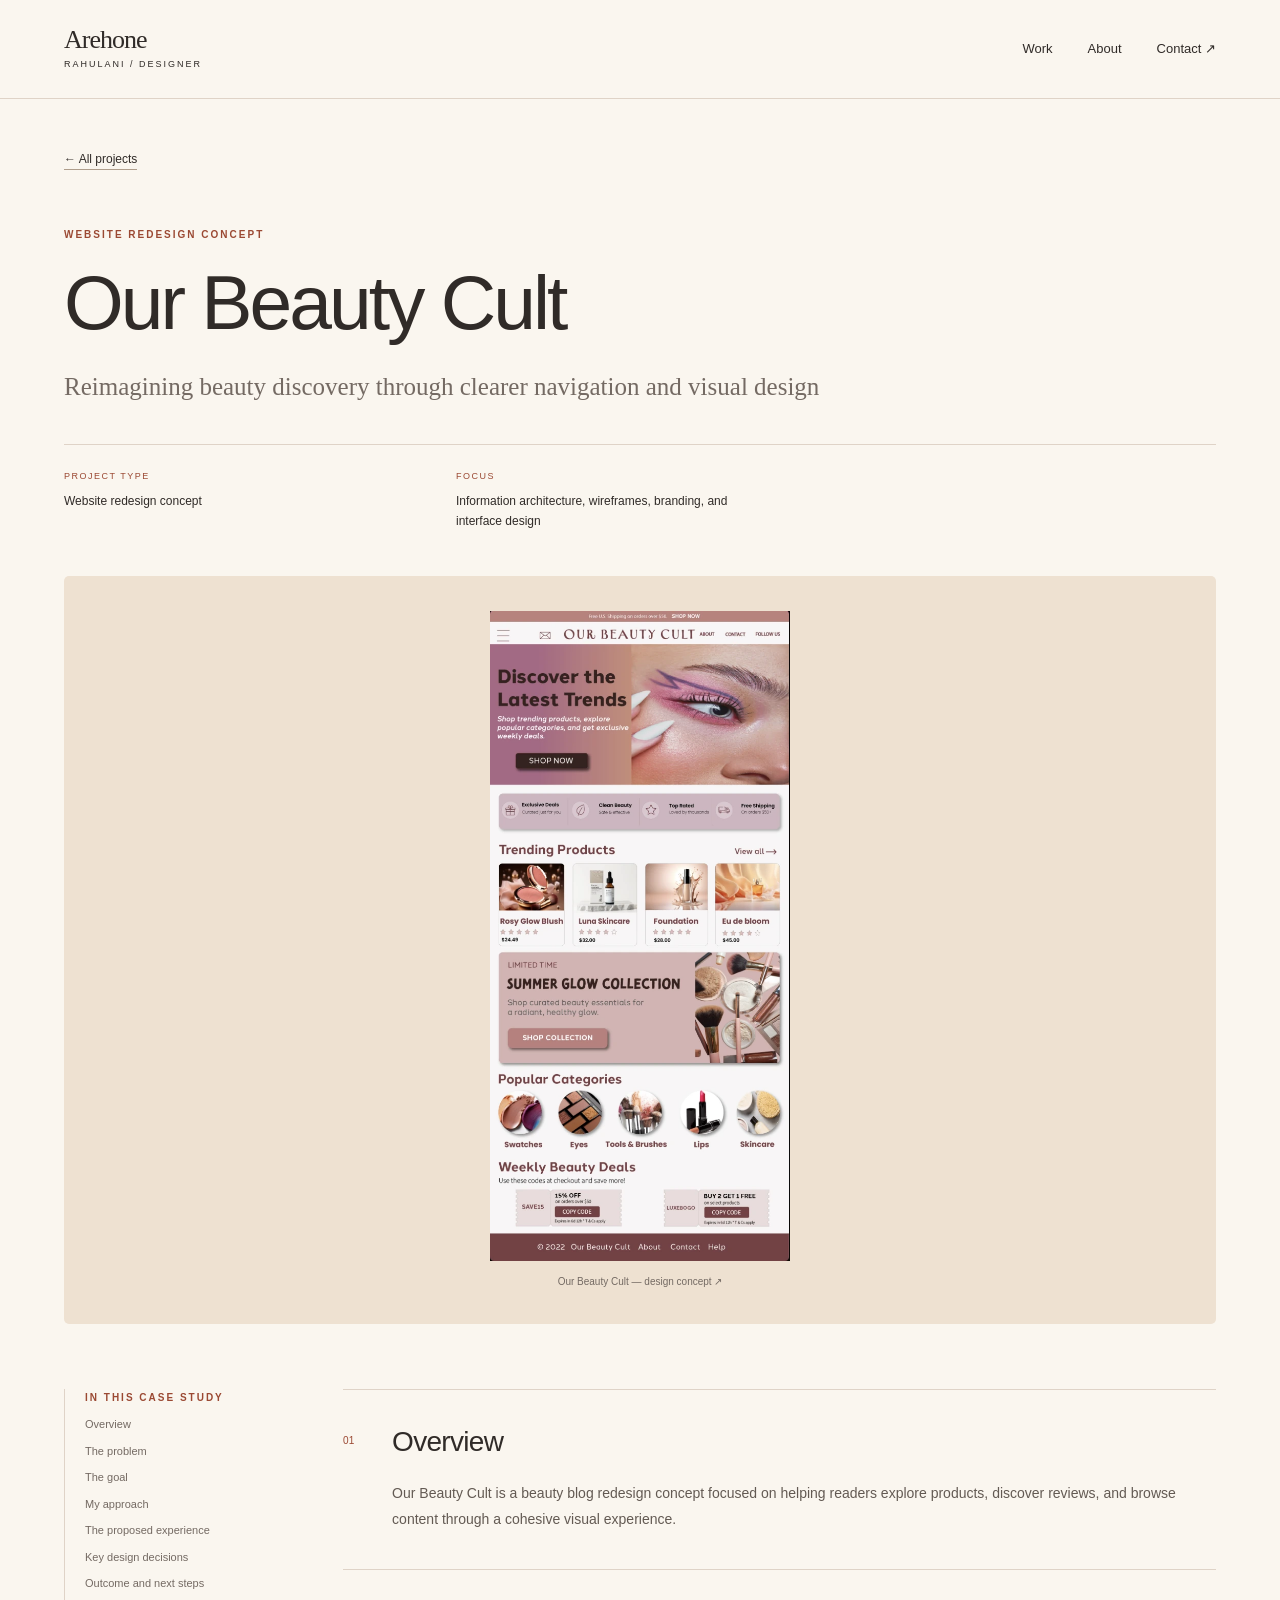
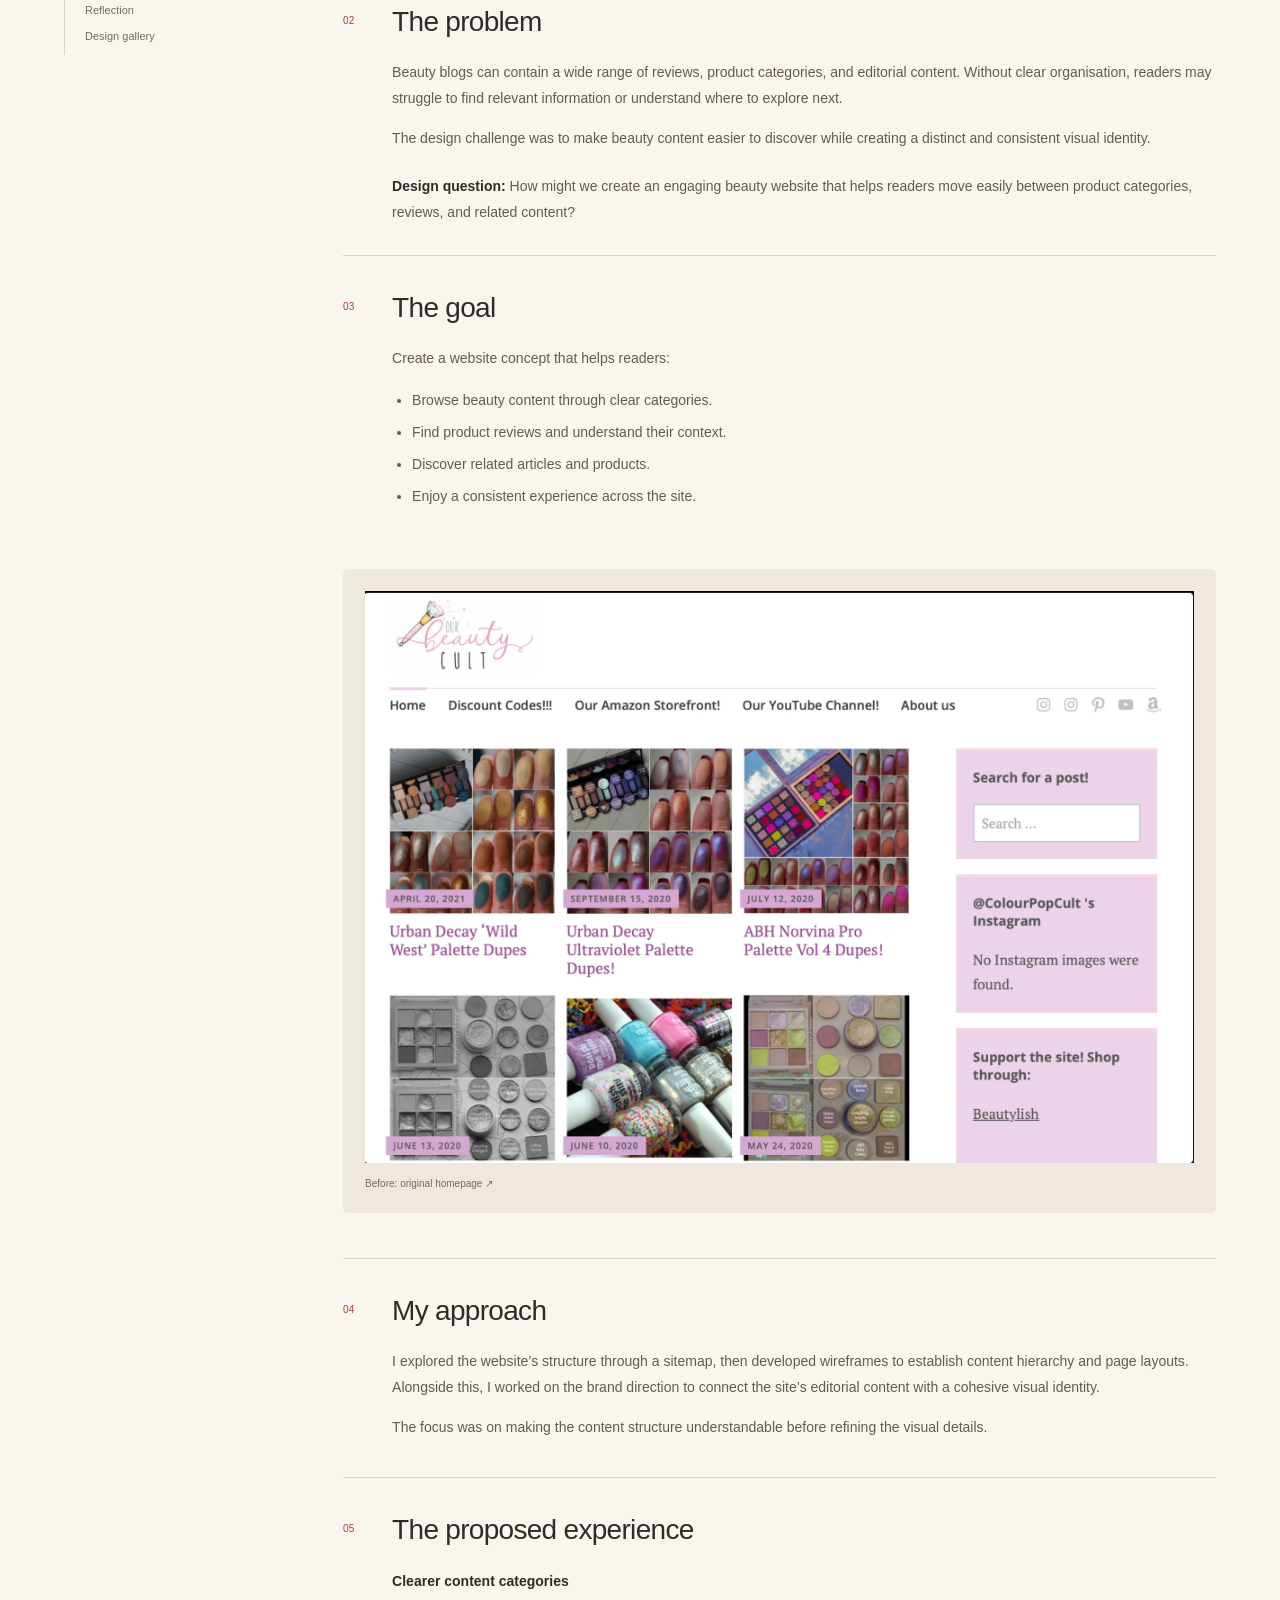
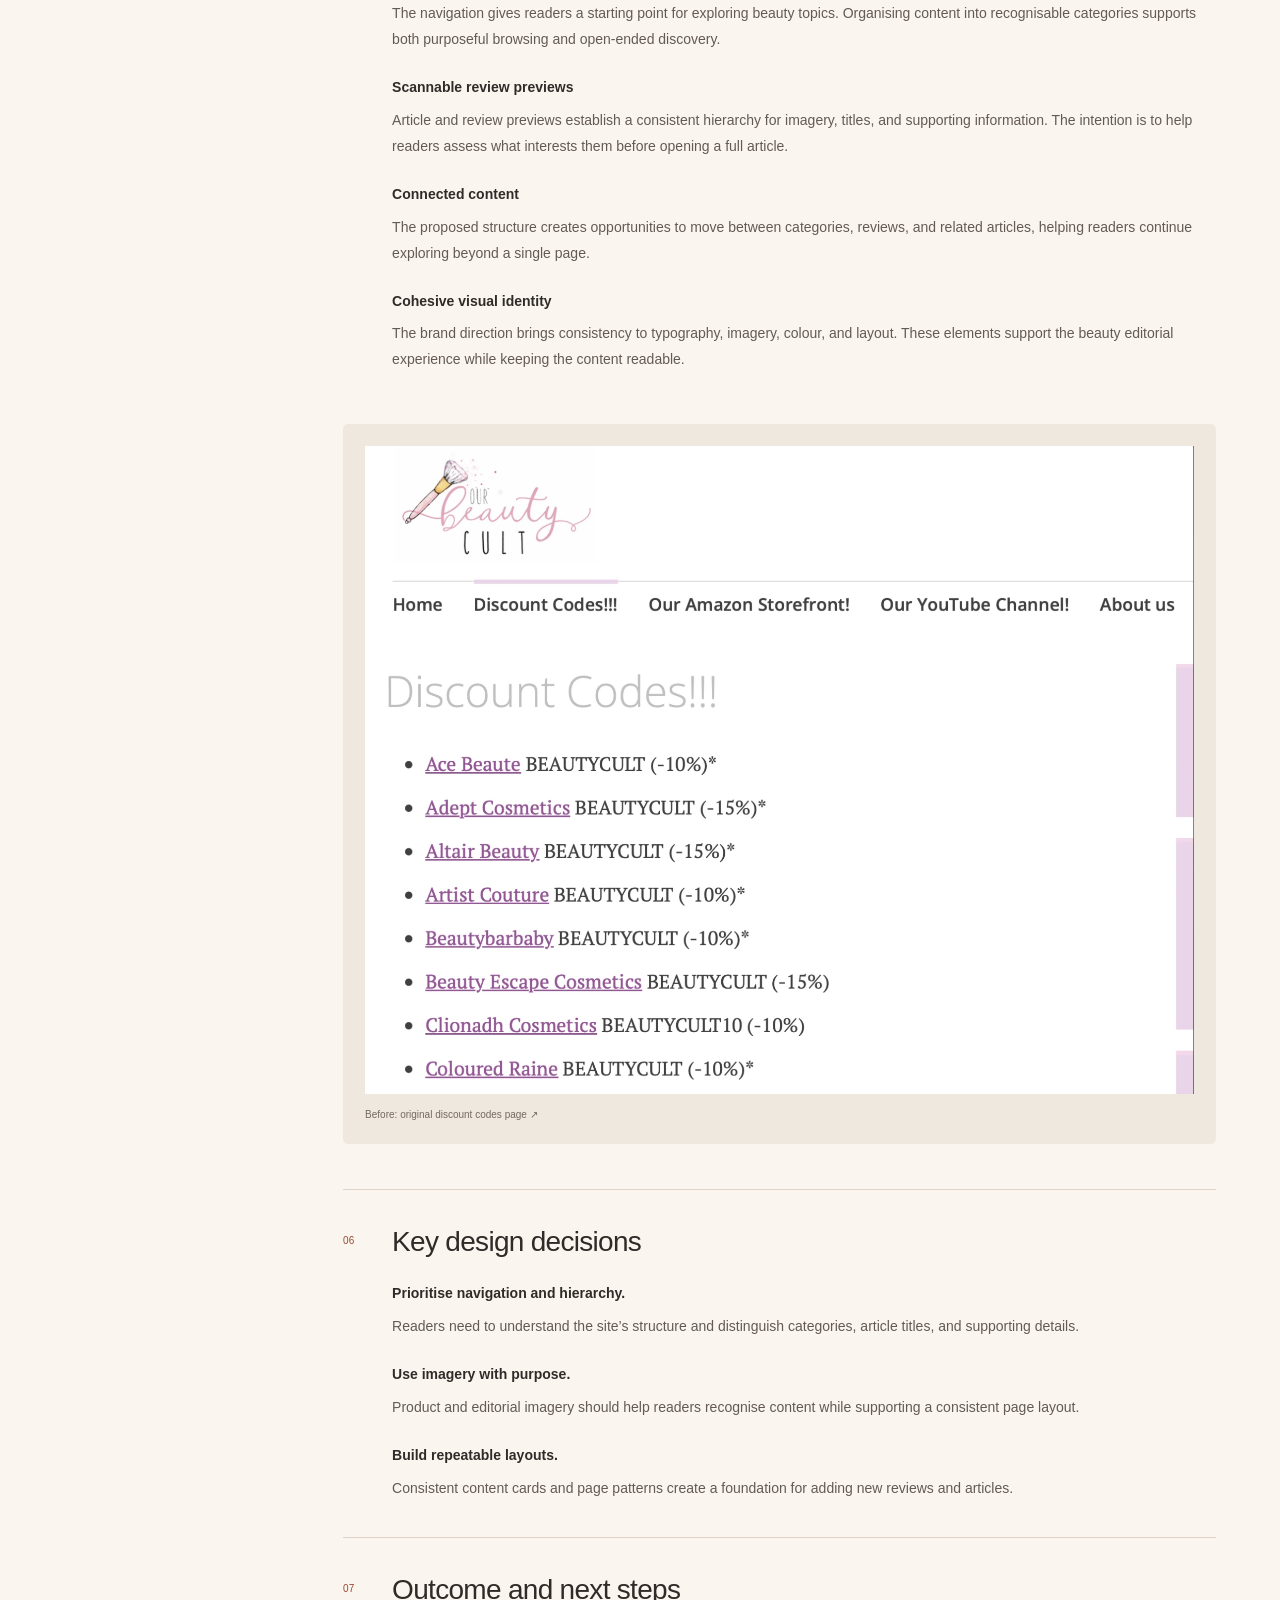
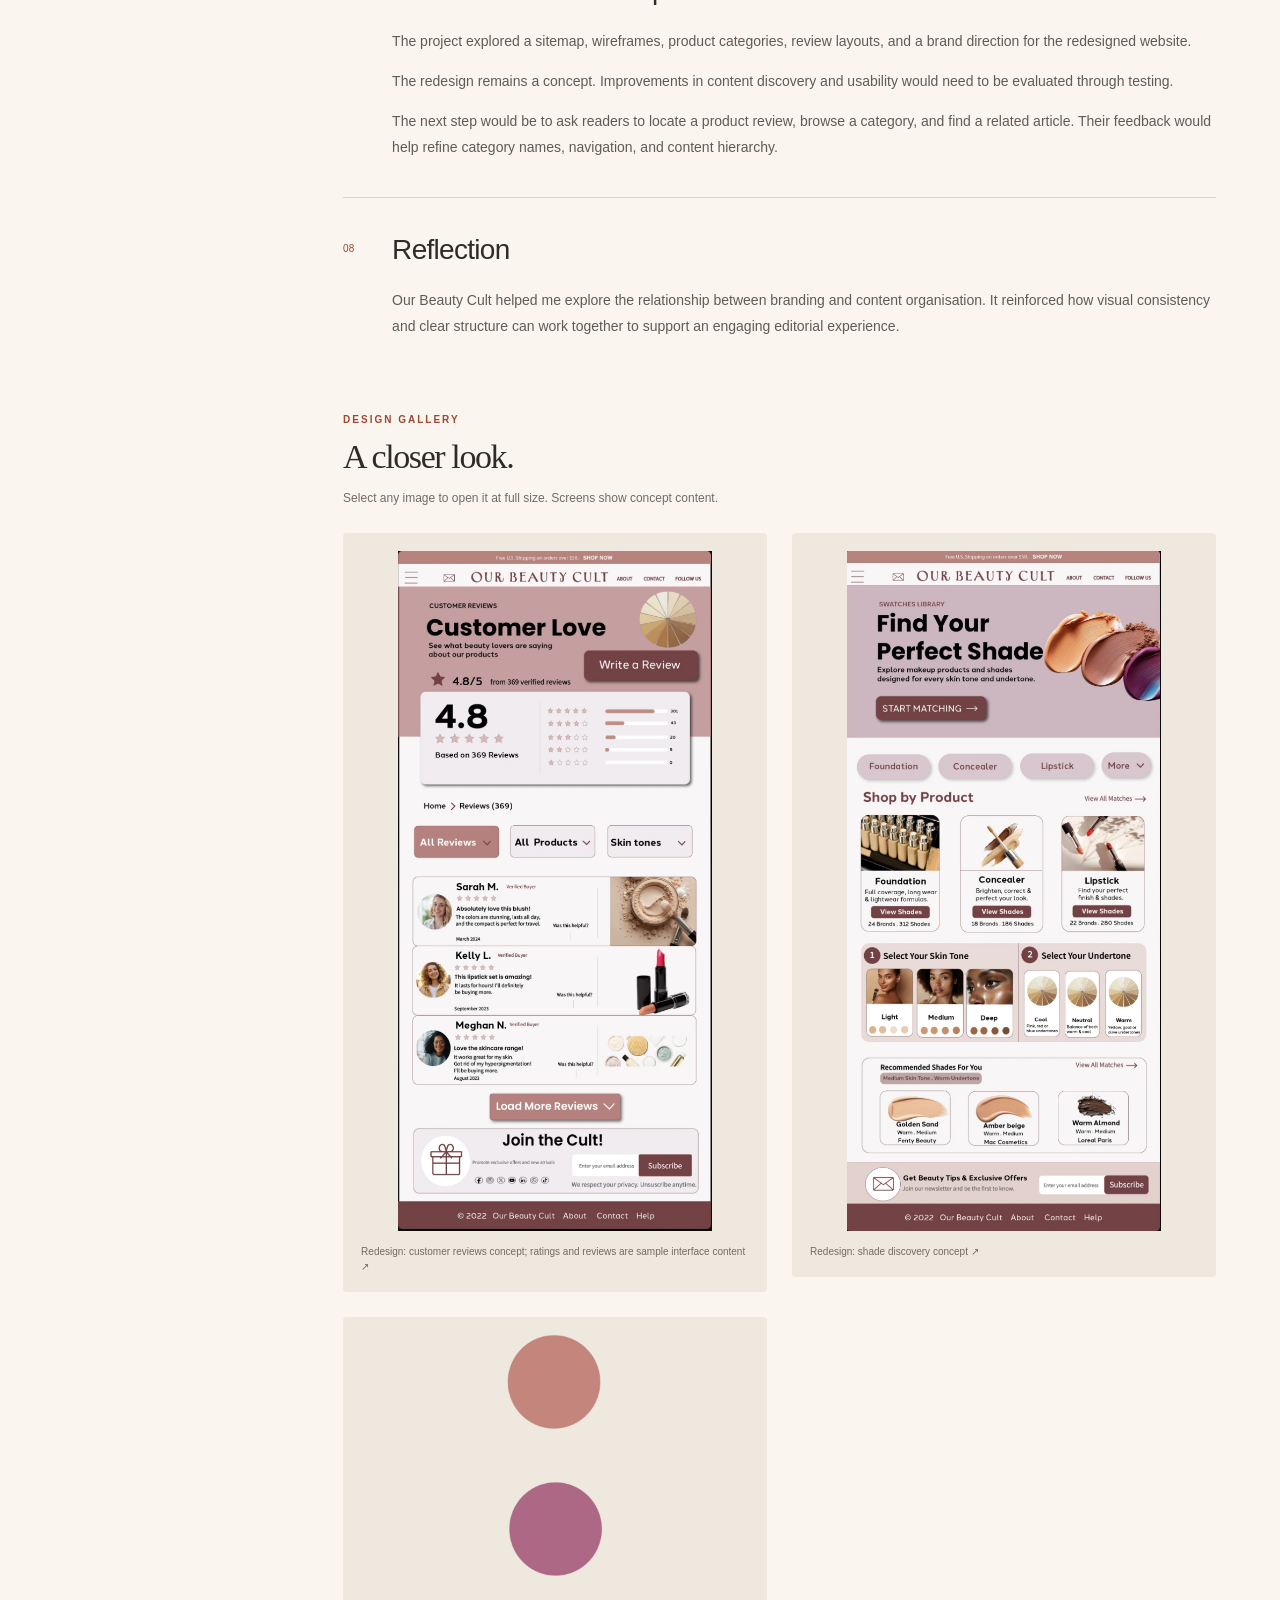
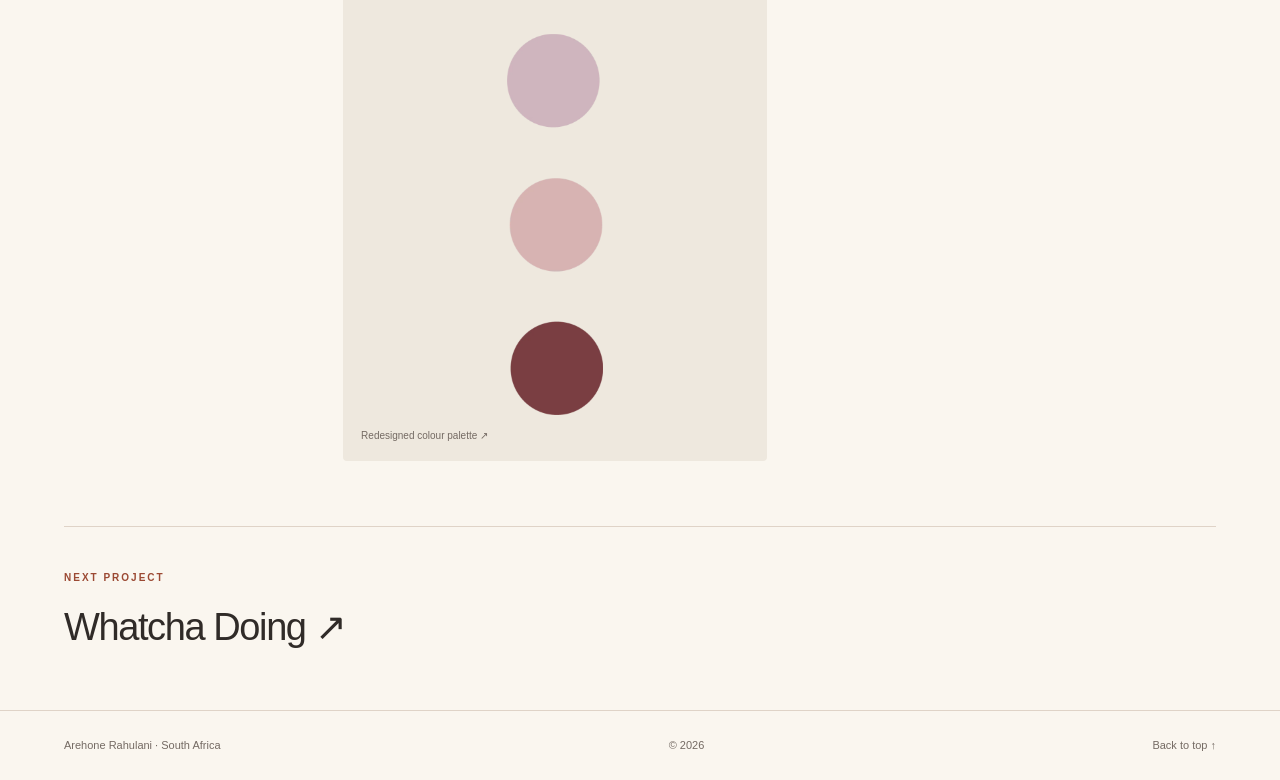
<file: our-beauty-cult.html>
<!doctype html><html lang="en"><head><meta charset="utf-8"><meta name="viewport" content="width=device-width,initial-scale=1"><title>Our Beauty Cult | Arehone Rahulani</title><meta name="description" content="UI/UX and visual design portfolio by Arehone Rahulani, based in South Africa."><link rel="stylesheet" href="styles.css"><script src="script.js" defer></script></head><body><a class="skip" href="#main">Skip to content</a><header><a class="brand" href="index.html">Arehone<span>Rahulani / Designer</span></a><nav aria-label="Main navigation"><a href="index.html#work">Work</a><a href="index.html#about">About</a><a href="index.html#contact">Contact ↗</a></nav></header><main id="main"><section class="case-hero"><a class="text-link" href="index.html#work">← All projects</a><p class="eyebrow">Website redesign concept</p><h1>Our Beauty Cult</h1><p class="subtitle">Reimagining beauty discovery through clearer navigation and visual design</p><dl class="metadata"><div><dt>Project type</dt><dd>Website redesign concept</dd></div><div><dt>Focus</dt><dd>Information architecture, wireframes, branding, and interface design</dd></div></dl></section><figure class="case-cover"><a href="homepage-1.webp" target="_blank" rel="noopener" aria-label="Open full image: Our Beauty Cult — design concept"><img src="homepage-1.webp" width="586" height="1266" alt="Our Beauty Cult — design concept" loading="lazy"></a><figcaption>Our Beauty Cult — design concept ↗</figcaption></figure><div class="case-layout"><aside class="toc"><p class="eyebrow">IN THIS CASE STUDY</p><a href="#section-0">Overview</a><a href="#section-1">The problem</a><a href="#section-2">The goal</a><a href="#section-3">My approach</a><a href="#section-4">The proposed experience</a><a href="#section-5">Key design decisions</a><a href="#section-6">Outcome and next steps</a><a href="#section-7">Reflection</a><a href="#design-gallery">Design gallery</a></aside><div class="story"><section id="section-0" class="story-section"><span class="section-number">01</span><div><h2>Overview</h2><p>Our Beauty Cult is a beauty blog redesign concept focused on helping readers explore products, discover reviews, and browse content through a cohesive visual experience.</p></div></section><section id="section-1" class="story-section"><span class="section-number">02</span><div><h2>The problem</h2><p>Beauty blogs can contain a wide range of reviews, product categories, and editorial content. Without clear organisation, readers may struggle to find relevant information or understand where to explore next.</p><p>The design challenge was to make beauty content easier to discover while creating a distinct and consistent visual identity.</p><p><strong>Design question:</strong> How might we create an engaging beauty website that helps readers move easily between product categories, reviews, and related content?</p></div></section><section id="section-2" class="story-section"><span class="section-number">03</span><div><h2>The goal</h2><p>Create a website concept that helps readers:</p><ul><li>Browse beauty content through clear categories.</li><li>Find product reviews and understand their context.</li><li>Discover related articles and products.</li><li>Enjoy a consistent experience across the site.</li></ul></div></section><figure class="story-image"><a href="old-homepage.webp" target="_blank" rel="noopener" aria-label="Open full image: Before: original homepage"><img src="old-homepage.webp" width="1844" height="1272" alt="Before: original homepage" loading="lazy"></a><figcaption>Before: original homepage ↗</figcaption></figure><section id="section-3" class="story-section"><span class="section-number">04</span><div><h2>My approach</h2><p>I explored the website’s structure through a sitemap, then developed wireframes to establish content hierarchy and page layouts. Alongside this, I worked on the brand direction to connect the site’s editorial content with a cohesive visual identity.</p><p>The focus was on making the content structure understandable before refining the visual details.</p></div></section><section id="section-4" class="story-section"><span class="section-number">05</span><div><h2>The proposed experience</h2><p><strong>Clearer content categories</strong></p><p>The navigation gives readers a starting point for exploring beauty topics. Organising content into recognisable categories supports both purposeful browsing and open-ended discovery.</p><p><strong>Scannable review previews</strong></p><p>Article and review previews establish a consistent hierarchy for imagery, titles, and supporting information. The intention is to help readers assess what interests them before opening a full article.</p><p><strong>Connected content</strong></p><p>The proposed structure creates opportunities to move between categories, reviews, and related articles, helping readers continue exploring beyond a single page.</p><p><strong>Cohesive visual identity</strong></p><p>The brand direction brings consistency to typography, imagery, colour, and layout. These elements support the beauty editorial experience while keeping the content readable.</p></div></section><figure class="story-image"><a href="old-discount-code.webp" target="_blank" rel="noopener" aria-label="Open full image: Before: original discount codes page"><img src="old-discount-code.webp" width="1606" height="1256" alt="Before: original discount codes page" loading="lazy"></a><figcaption>Before: original discount codes page ↗</figcaption></figure><section id="section-5" class="story-section"><span class="section-number">06</span><div><h2>Key design decisions</h2><p><strong>Prioritise navigation and hierarchy.</strong></p><p>Readers need to understand the site’s structure and distinguish categories, article titles, and supporting details.</p><p><strong>Use imagery with purpose.</strong></p><p>Product and editorial imagery should help readers recognise content while supporting a consistent page layout.</p><p><strong>Build repeatable layouts.</strong></p><p>Consistent content cards and page patterns create a foundation for adding new reviews and articles.</p></div></section><section id="section-6" class="story-section"><span class="section-number">07</span><div><h2>Outcome and next steps</h2><p>The project explored a sitemap, wireframes, product categories, review layouts, and a brand direction for the redesigned website.</p><p>The redesign remains a concept. Improvements in content discovery and usability would need to be evaluated through testing.</p><p>The next step would be to ask readers to locate a product review, browse a category, and find a related article. Their feedback would help refine category names, navigation, and content hierarchy.</p></div></section><section id="section-7" class="story-section"><span class="section-number">08</span><div><h2>Reflection</h2><p>Our Beauty Cult helped me explore the relationship between branding and content organisation. It reinforced how visual consistency and clear structure can work together to support an engaging editorial experience.</p></div></section><section id="design-gallery" class="design-gallery"><p class="eyebrow">DESIGN GALLERY</p><h2>A closer look.</h2><p class="gallery-note">Select any image to open it at full size. Screens show concept content.</p><div class="gallery-grid"><figure class="gallery-item"><a href="review-page.webp" target="_blank" rel="noopener" aria-label="Open full image: Redesign: customer reviews concept; ratings and reviews are sample interface content"><img src="review-page.webp" width="586" height="1272" alt="Redesign: customer reviews concept; ratings and reviews are sample interface content" loading="lazy"></a><figcaption>Redesign: customer reviews concept; ratings and reviews are sample interface content ↗</figcaption></figure><figure class="gallery-item"><a href="shade-match.webp" target="_blank" rel="noopener" aria-label="Open full image: Redesign: shade discovery concept"><img src="shade-match.webp" width="584" height="1266" alt="Redesign: shade discovery concept" loading="lazy"></a><figcaption>Redesign: shade discovery concept ↗</figcaption></figure><figure class="gallery-item"><a href="our-beauty-cult-color-palette.webp" target="_blank" rel="noopener" aria-label="Open full image: Redesigned colour palette"><img src="our-beauty-cult-color-palette.webp" width="287" height="2048" alt="Redesigned colour palette" loading="lazy"></a><figcaption>Redesigned colour palette ↗</figcaption></figure></div></section></div></div><a class="next-project" href="whatcha-doing.html"><span class="eyebrow">NEXT PROJECT</span><h2>Whatcha Doing ↗</h2></a></main><footer><span>Arehone Rahulani · South Africa</span><span>© <span data-year>2026</span></span><a href="#main">Back to top ↑</a></footer></body></html>
</file>
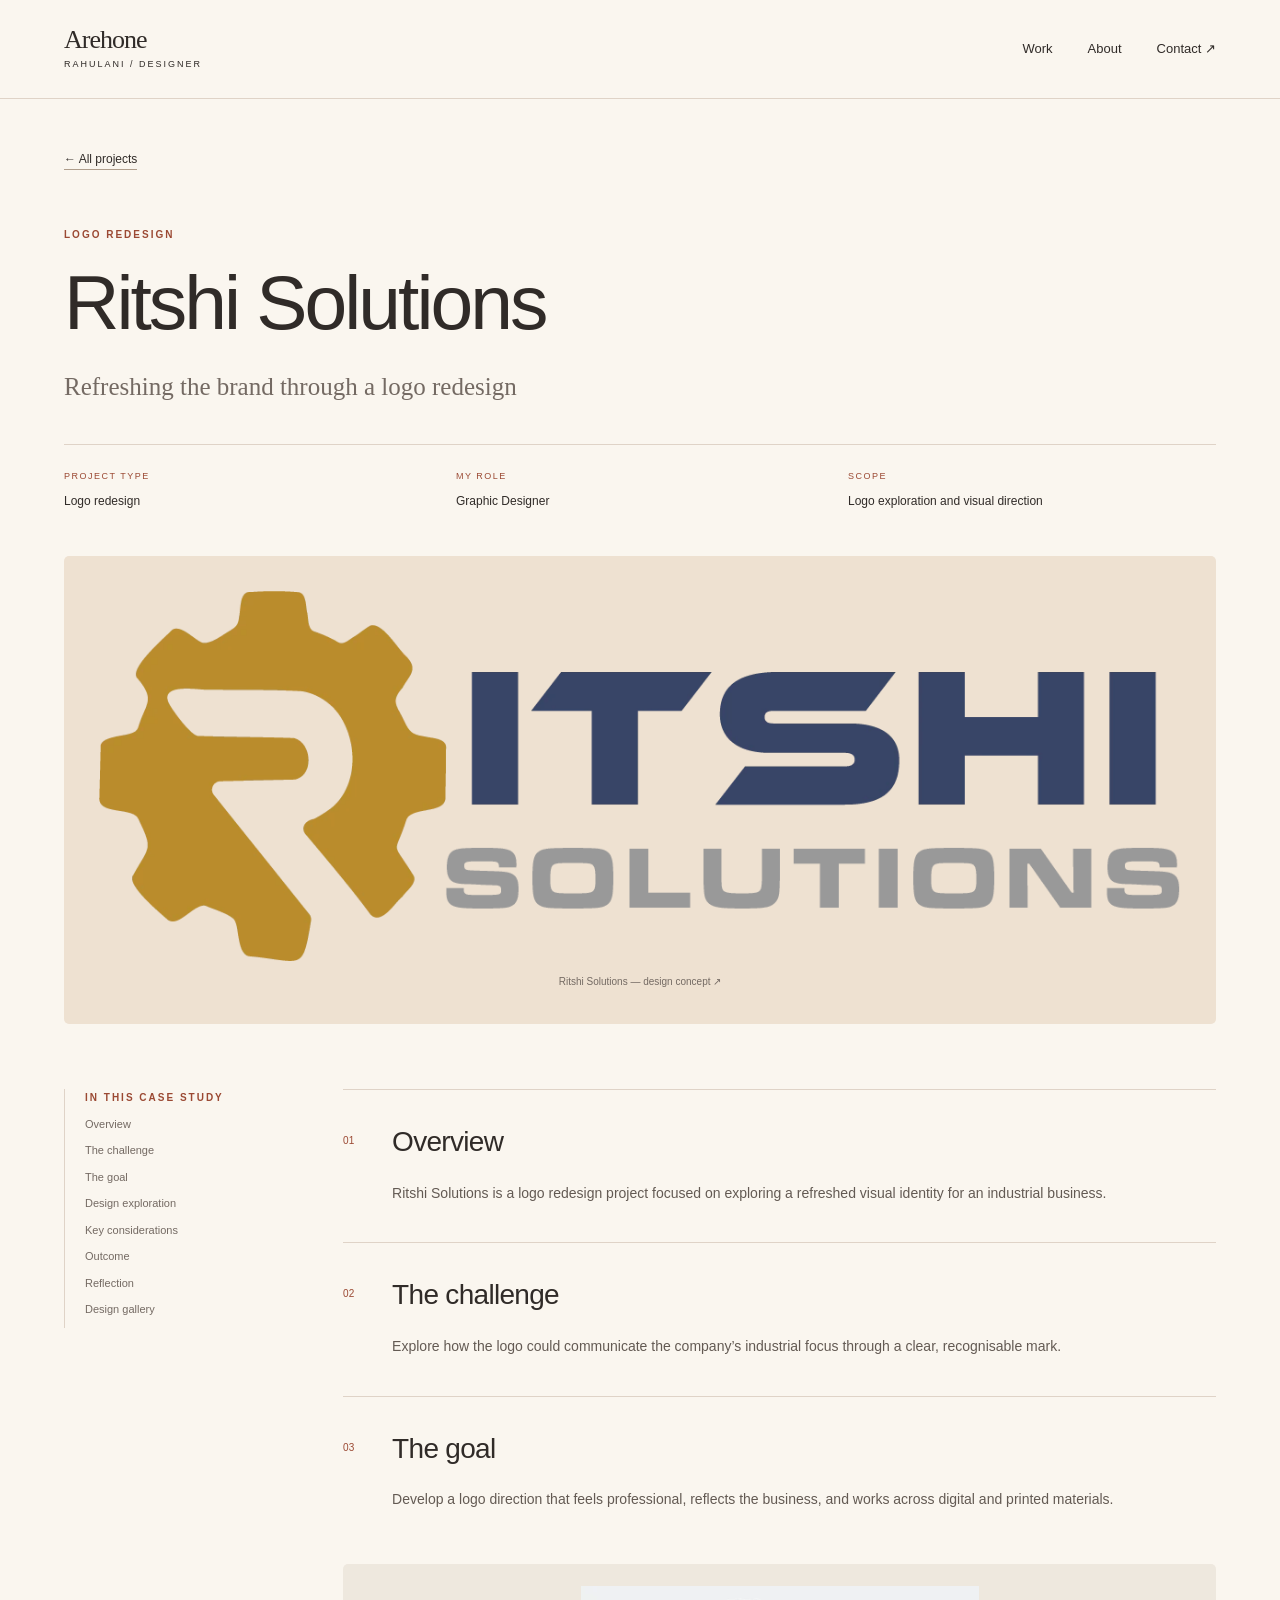
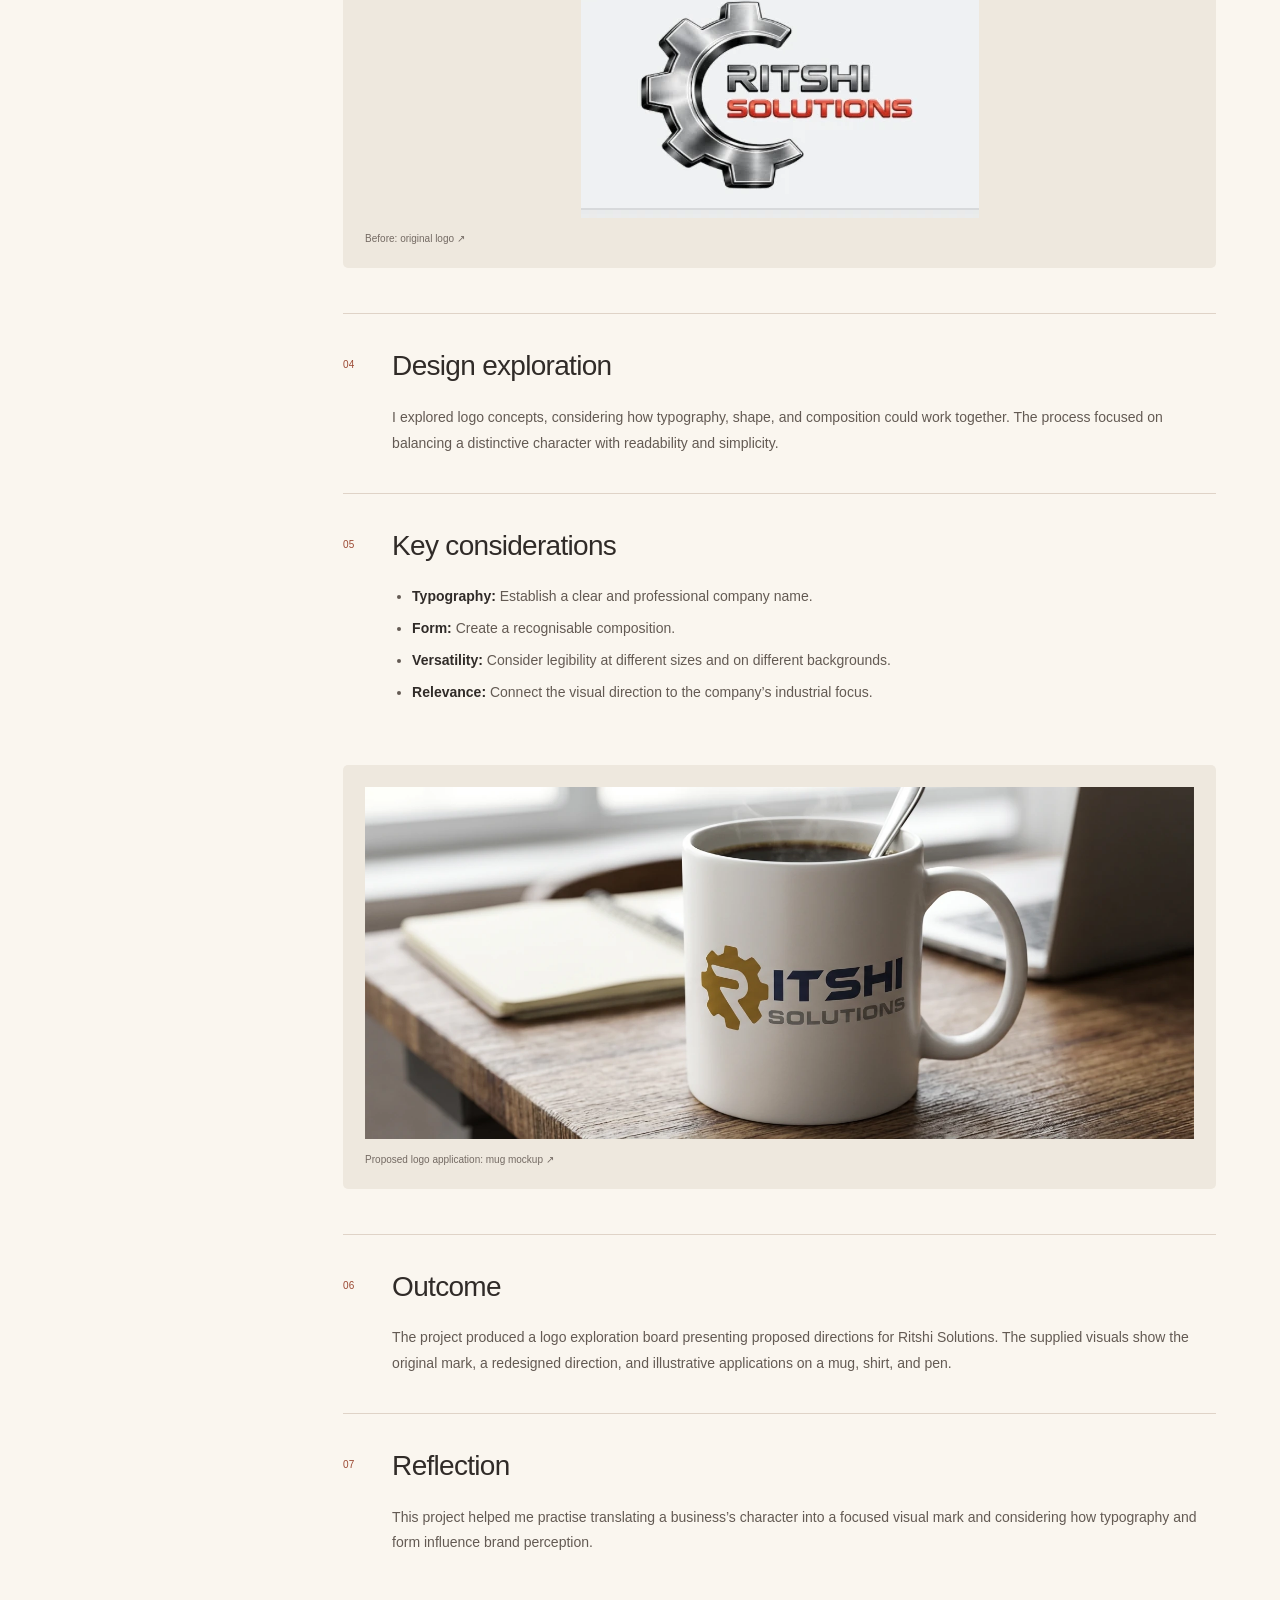
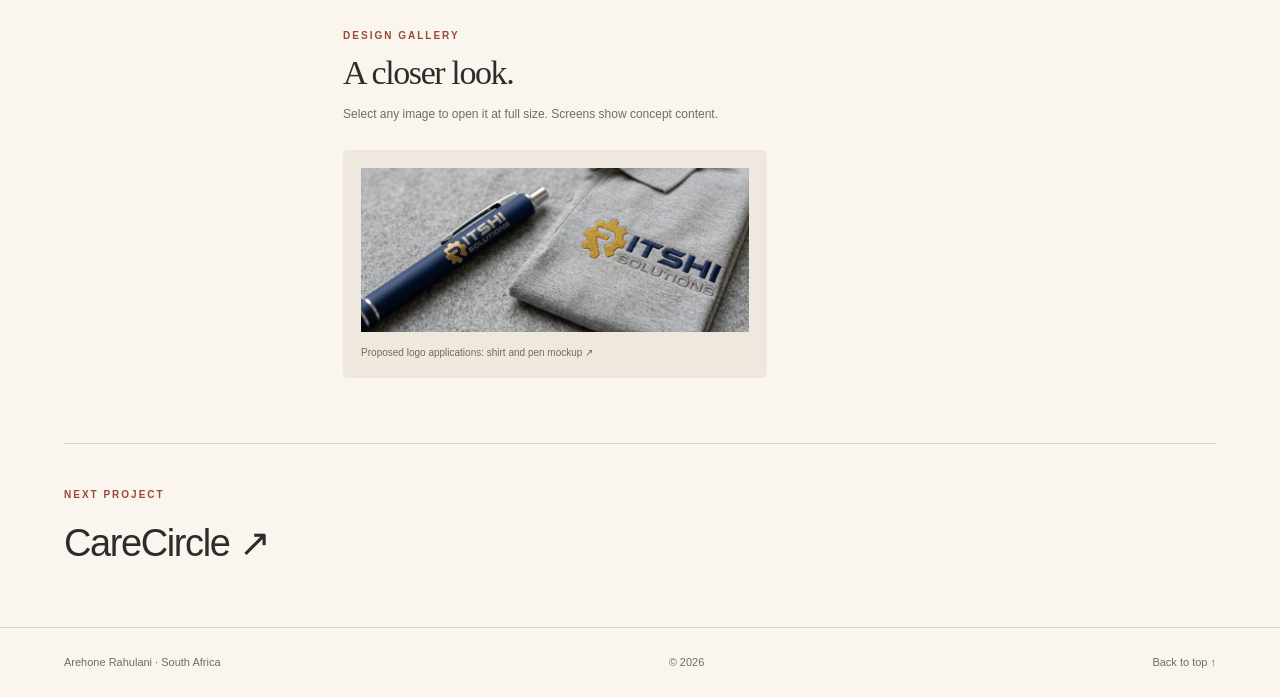
<file: ritshi-solutions.html>
<!doctype html><html lang="en"><head><meta charset="utf-8"><meta name="viewport" content="width=device-width,initial-scale=1"><title>Ritshi Solutions | Arehone Rahulani</title><meta name="description" content="UI/UX and visual design portfolio by Arehone Rahulani, based in South Africa."><link rel="stylesheet" href="styles.css"><script src="script.js" defer></script></head><body><a class="skip" href="#main">Skip to content</a><header><a class="brand" href="index.html">Arehone<span>Rahulani / Designer</span></a><nav aria-label="Main navigation"><a href="index.html#work">Work</a><a href="index.html#about">About</a><a href="index.html#contact">Contact ↗</a></nav></header><main id="main"><section class="case-hero"><a class="text-link" href="index.html#work">← All projects</a><p class="eyebrow">Logo redesign</p><h1>Ritshi Solutions</h1><p class="subtitle">Refreshing the brand through a logo redesign</p><dl class="metadata"><div><dt>Project type</dt><dd>Logo redesign</dd></div><div><dt>My role</dt><dd>Graphic Designer</dd></div><div><dt>Scope</dt><dd>Logo exploration and visual direction</dd></div></dl></section><figure class="case-cover"><a href="ritshi-solutions.webp" target="_blank" rel="noopener" aria-label="Open full image: Ritshi Solutions — design concept"><img src="ritshi-solutions.webp" width="1176" height="402" alt="Ritshi Solutions — design concept" loading="lazy"></a><figcaption>Ritshi Solutions — design concept ↗</figcaption></figure><div class="case-layout"><aside class="toc"><p class="eyebrow">IN THIS CASE STUDY</p><a href="#section-0">Overview</a><a href="#section-1">The challenge</a><a href="#section-2">The goal</a><a href="#section-3">Design exploration</a><a href="#section-4">Key considerations</a><a href="#section-5">Outcome</a><a href="#section-6">Reflection</a><a href="#design-gallery">Design gallery</a></aside><div class="story"><section id="section-0" class="story-section"><span class="section-number">01</span><div><h2>Overview</h2><p>Ritshi Solutions is a logo redesign project focused on exploring a refreshed visual identity for an industrial business.</p></div></section><section id="section-1" class="story-section"><span class="section-number">02</span><div><h2>The challenge</h2><p>Explore how the logo could communicate the company’s industrial focus through a clear, recognisable mark.</p></div></section><section id="section-2" class="story-section"><span class="section-number">03</span><div><h2>The goal</h2><p>Develop a logo direction that feels professional, reflects the business, and works across digital and printed materials.</p></div></section><figure class="story-image"><a href="old-logo.webp" target="_blank" rel="noopener" aria-label="Open full image: Before: original logo"><img src="old-logo.webp" width="398" height="232" alt="Before: original logo" loading="lazy"></a><figcaption>Before: original logo ↗</figcaption></figure><section id="section-3" class="story-section"><span class="section-number">04</span><div><h2>Design exploration</h2><p>I explored logo concepts, considering how typography, shape, and composition could work together. The process focused on balancing a distinctive character with readability and simplicity.</p></div></section><section id="section-4" class="story-section"><span class="section-number">05</span><div><h2>Key considerations</h2><ul><li><strong>Typography:</strong> Establish a clear and professional company name.</li><li><strong>Form:</strong> Create a recognisable composition.</li><li><strong>Versatility:</strong> Consider legibility at different sizes and on different backgrounds.</li><li><strong>Relevance:</strong> Connect the visual direction to the company’s industrial focus.</li></ul></div></section><figure class="story-image"><a href="ritshi-mug.webp" target="_blank" rel="noopener" aria-label="Open full image: Proposed logo application: mug mockup"><img src="ritshi-mug.webp" width="1584" height="672" alt="Proposed logo application: mug mockup" loading="lazy"></a><figcaption>Proposed logo application: mug mockup ↗</figcaption></figure><section id="section-5" class="story-section"><span class="section-number">06</span><div><h2>Outcome</h2><p>The project produced a logo exploration board presenting proposed directions for Ritshi Solutions. The supplied visuals show the original mark, a redesigned direction, and illustrative applications on a mug, shirt, and pen.</p></div></section><section id="section-6" class="story-section"><span class="section-number">07</span><div><h2>Reflection</h2><p>This project helped me practise translating a business’s character into a focused visual mark and considering how typography and form influence brand perception.</p></div></section><section id="design-gallery" class="design-gallery"><p class="eyebrow">DESIGN GALLERY</p><h2>A closer look.</h2><p class="gallery-note">Select any image to open it at full size. Screens show concept content.</p><div class="gallery-grid"><figure class="gallery-item"><a href="ritshi-shirt-and-pen.webp" target="_blank" rel="noopener" aria-label="Open full image: Proposed logo applications: shirt and pen mockup"><img src="ritshi-shirt-and-pen.webp" width="1584" height="672" alt="Proposed logo applications: shirt and pen mockup" loading="lazy"></a><figcaption>Proposed logo applications: shirt and pen mockup ↗</figcaption></figure></div></section></div></div><a class="next-project" href="carecircle.html"><span class="eyebrow">NEXT PROJECT</span><h2>CareCircle ↗</h2></a></main><footer><span>Arehone Rahulani · South Africa</span><span>© <span data-year>2026</span></span><a href="#main">Back to top ↑</a></footer></body></html>
</file>
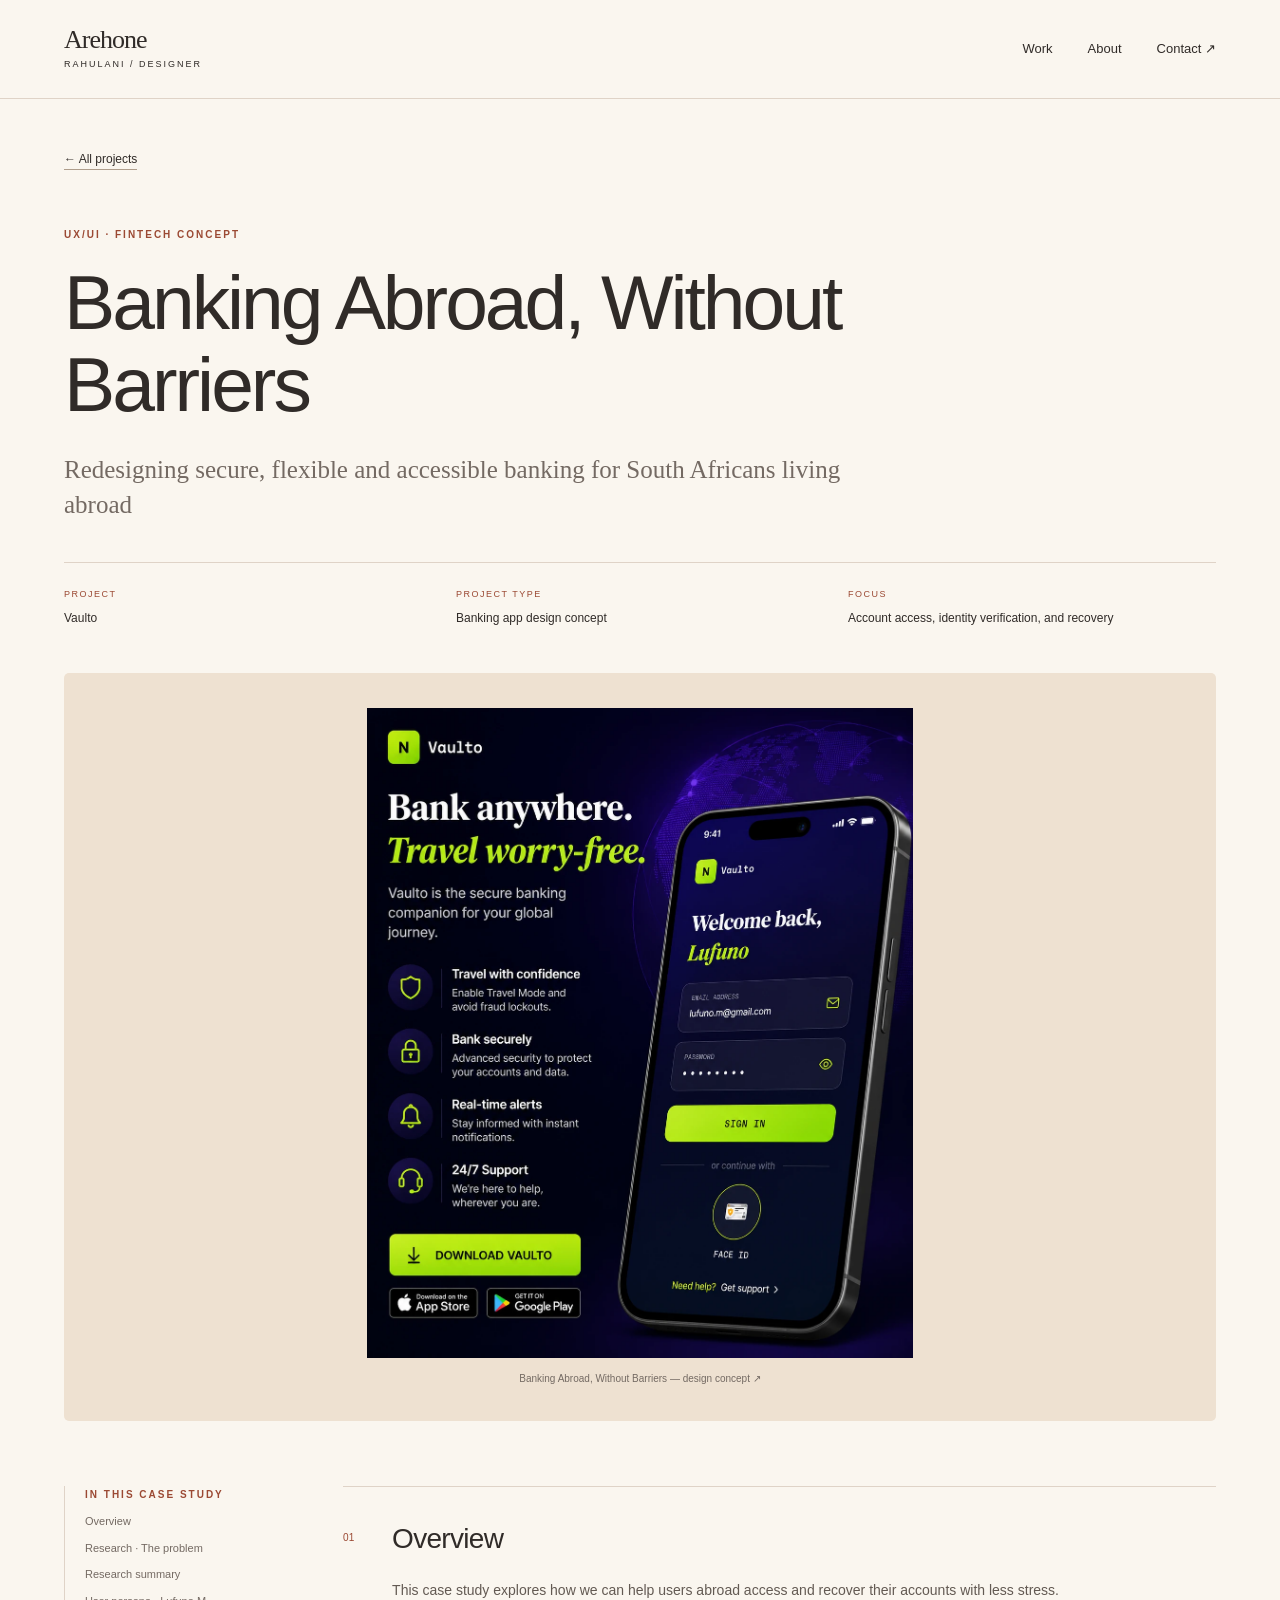
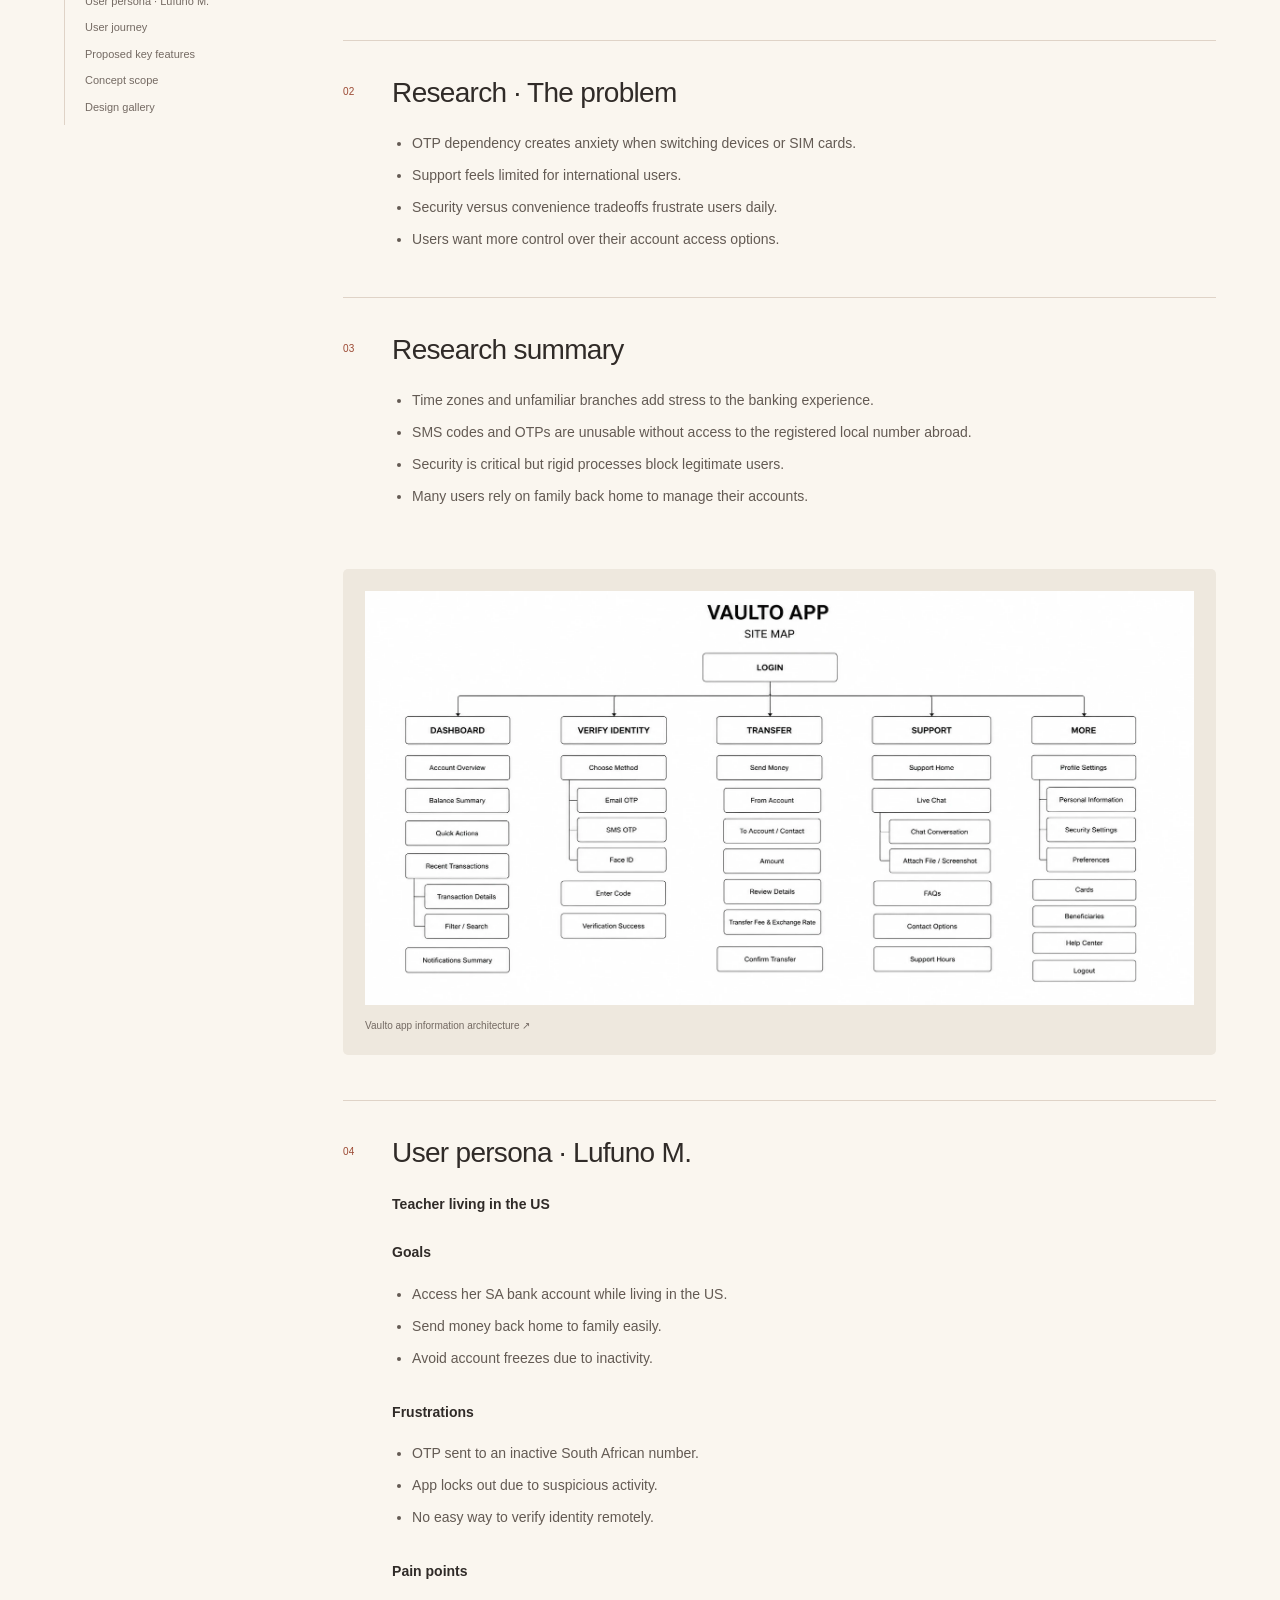
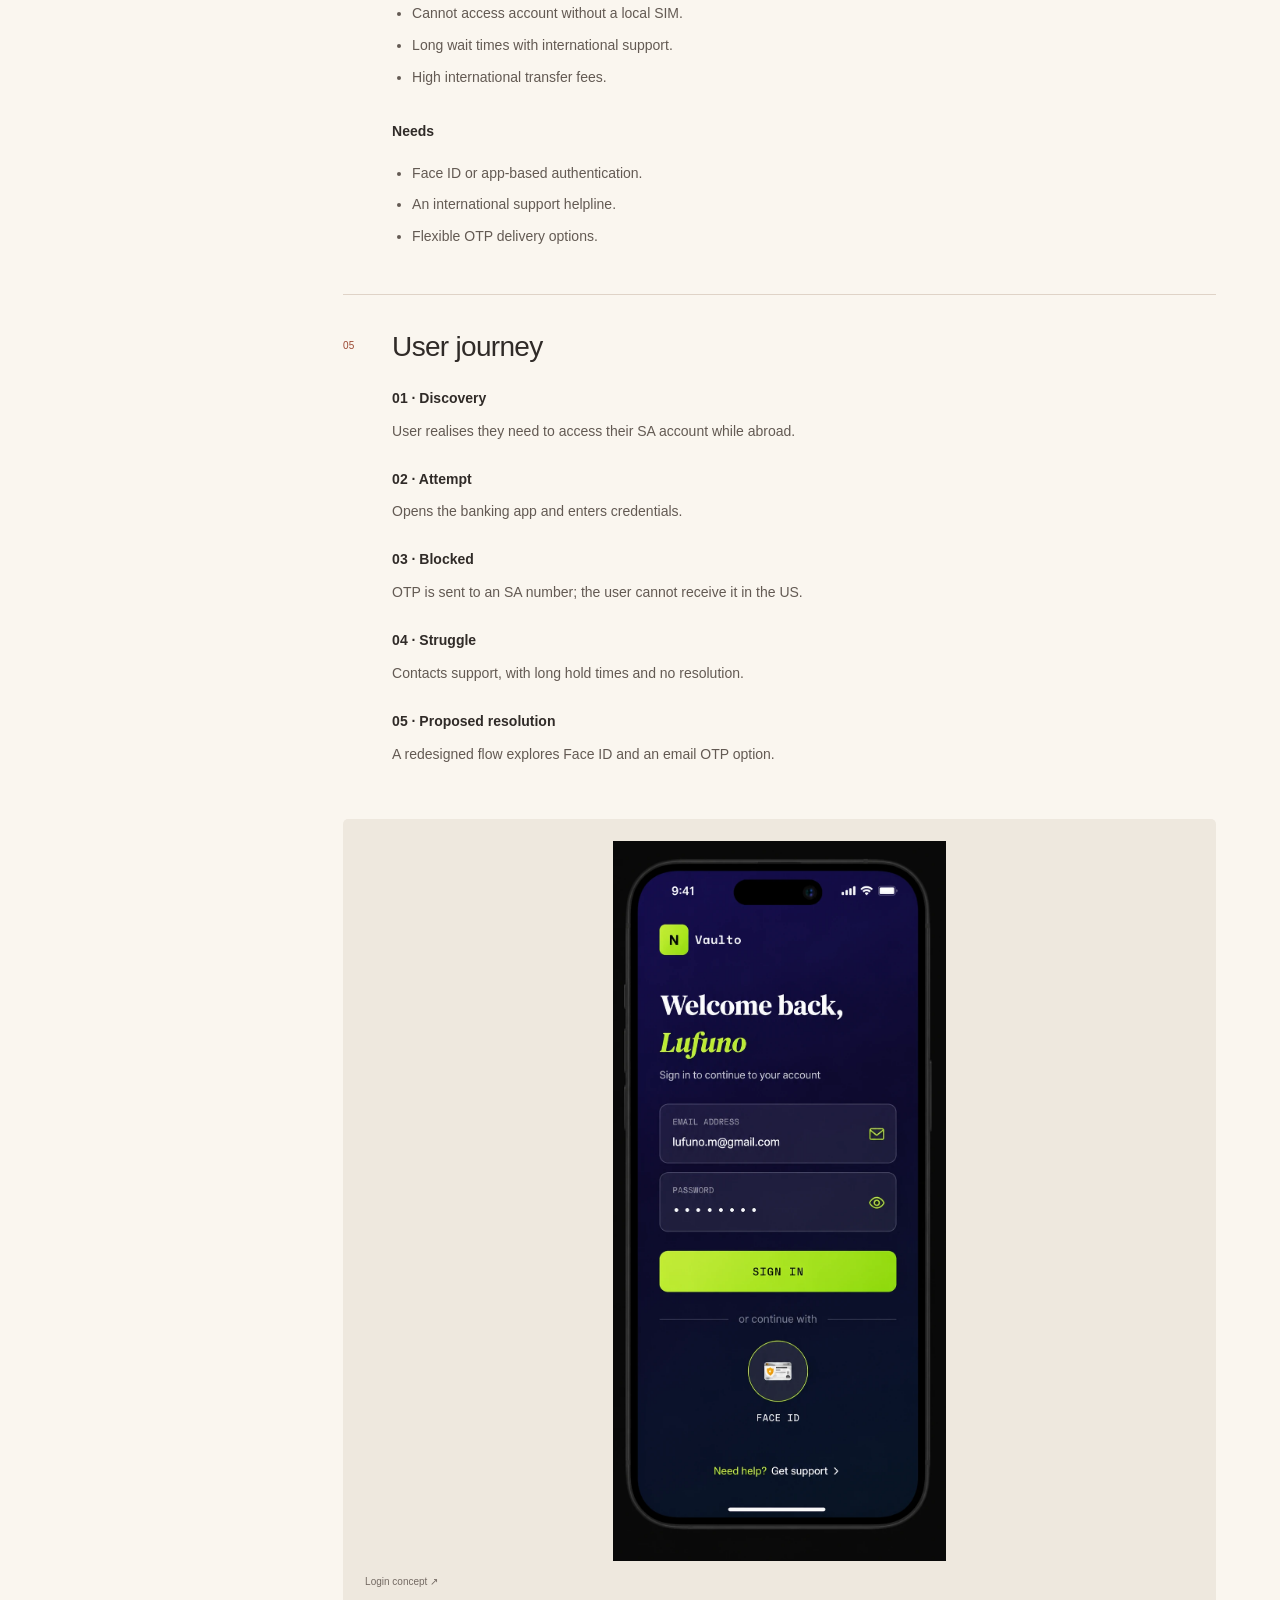
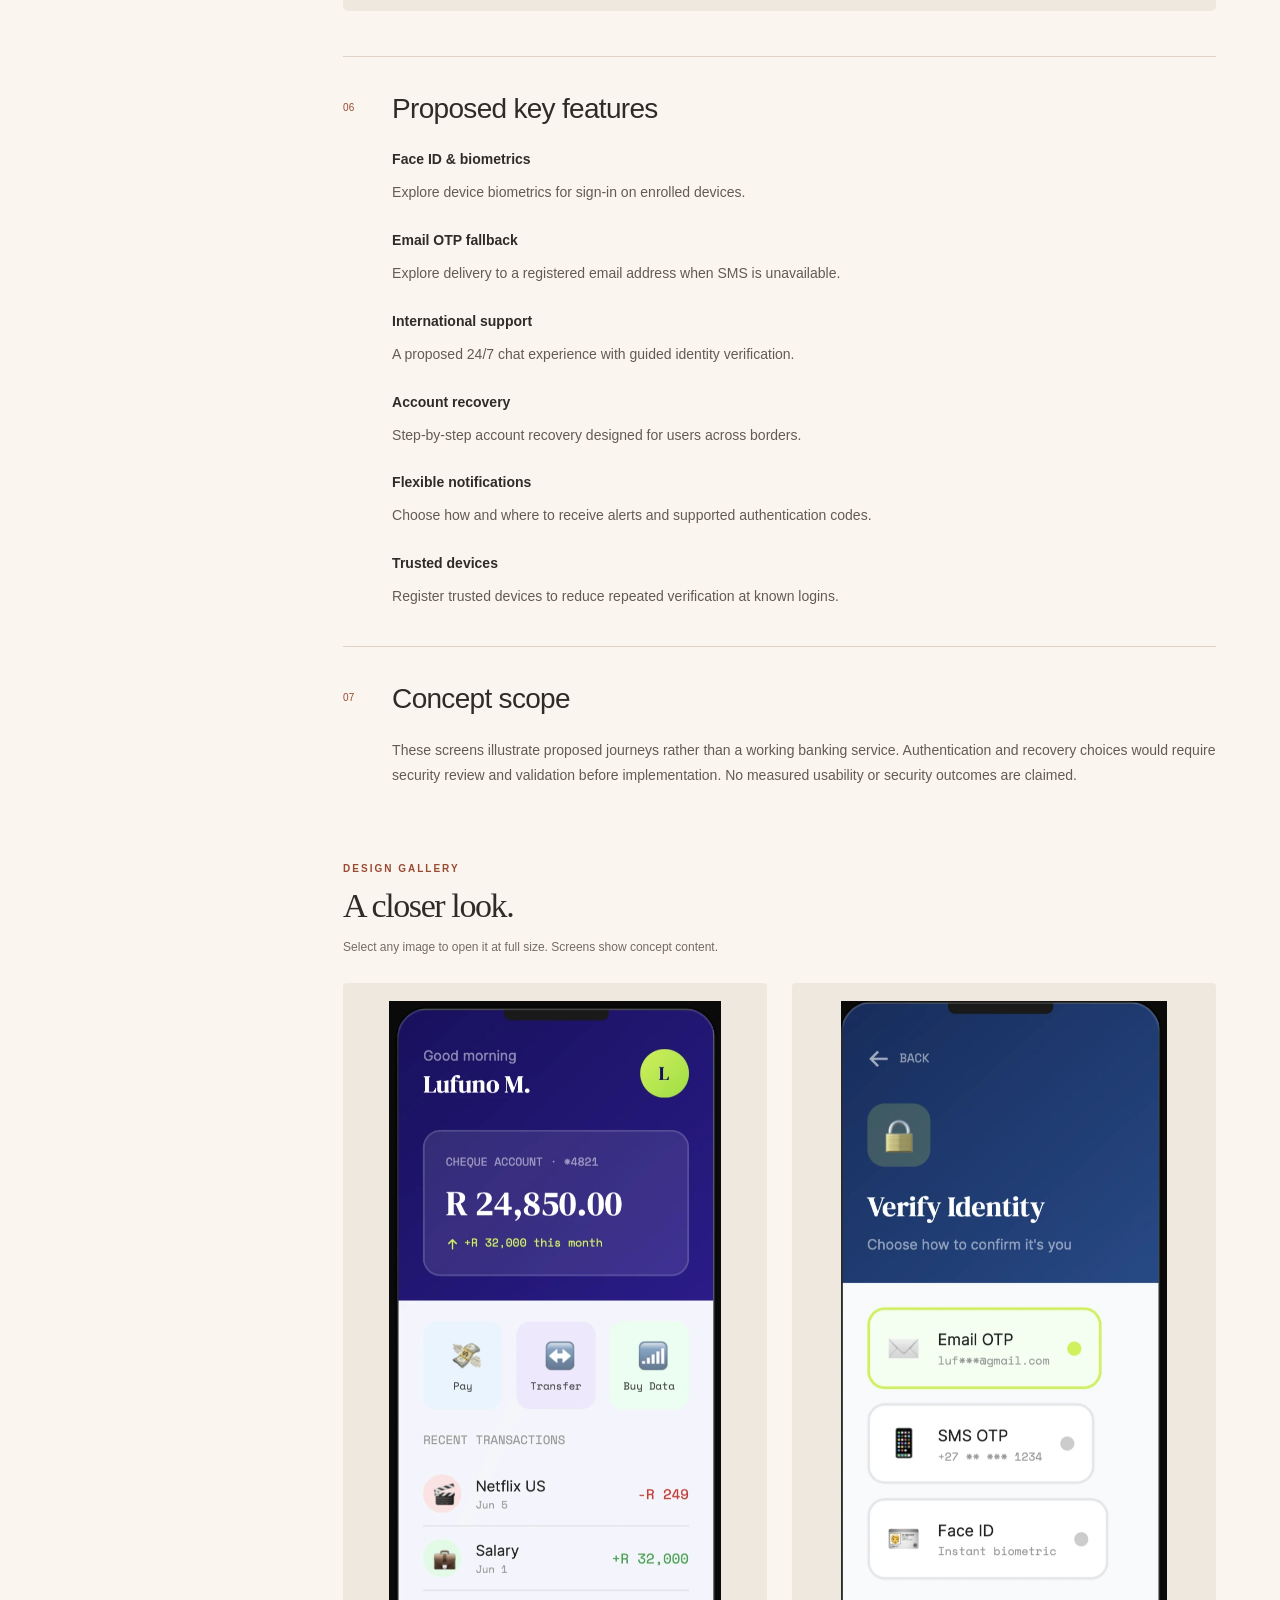
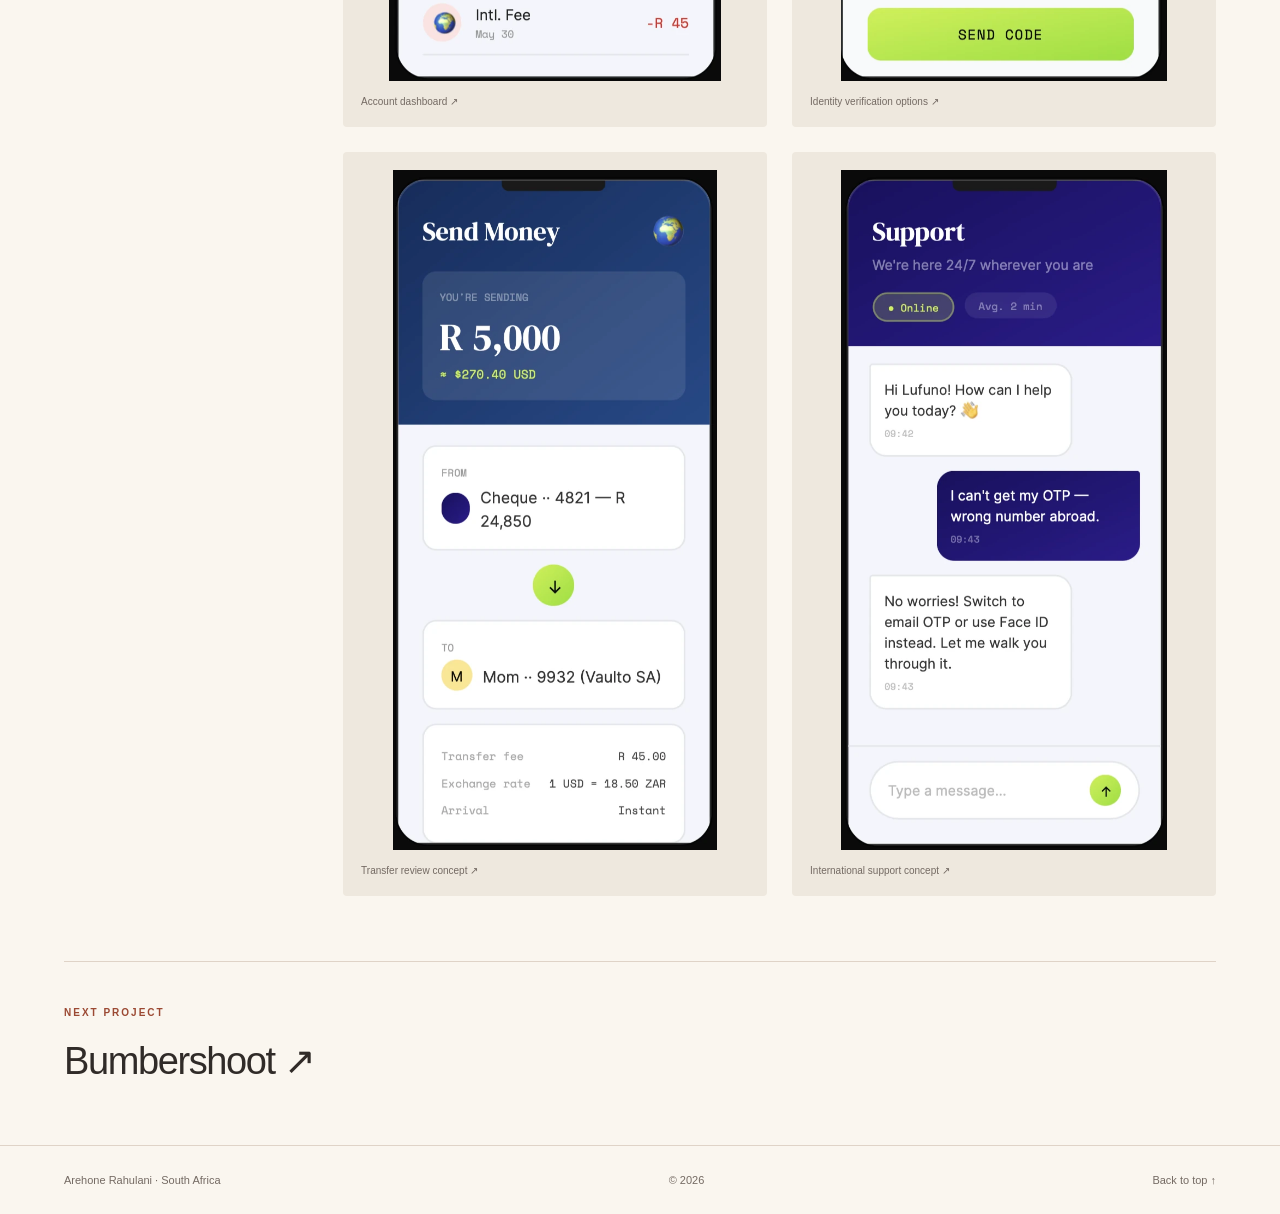
<file: vaulto.html>
<!doctype html><html lang="en"><head><meta charset="utf-8"><meta name="viewport" content="width=device-width,initial-scale=1"><title>Banking Abroad, Without Barriers | Arehone Rahulani</title><meta name="description" content="UI/UX and visual design portfolio by Arehone Rahulani, based in South Africa."><link rel="stylesheet" href="styles.css"><script src="script.js" defer></script></head><body><a class="skip" href="#main">Skip to content</a><header><a class="brand" href="index.html">Arehone<span>Rahulani / Designer</span></a><nav aria-label="Main navigation"><a href="index.html#work">Work</a><a href="index.html#about">About</a><a href="index.html#contact">Contact ↗</a></nav></header><main id="main"><section class="case-hero"><a class="text-link" href="index.html#work">← All projects</a><p class="eyebrow">UX/UI · Fintech concept</p><h1>Banking Abroad, Without Barriers</h1><p class="subtitle">Redesigning secure, flexible and accessible banking for South Africans living abroad</p><dl class="metadata"><div><dt>Project</dt><dd>Vaulto</dd></div><div><dt>Project type</dt><dd>Banking app design concept</dd></div><div><dt>Focus</dt><dd>Account access, identity verification, and recovery</dd></div></dl></section><figure class="case-cover"><a href="mock-up-ad.webp" target="_blank" rel="noopener" aria-label="Open full image: Banking Abroad, Without Barriers — design concept"><img src="mock-up-ad.webp" width="1149" height="1369" alt="Banking Abroad, Without Barriers — design concept" loading="lazy"></a><figcaption>Banking Abroad, Without Barriers — design concept ↗</figcaption></figure><div class="case-layout"><aside class="toc"><p class="eyebrow">IN THIS CASE STUDY</p><a href="#section-0">Overview</a><a href="#section-1">Research · The problem</a><a href="#section-2">Research summary</a><a href="#section-3">User persona · Lufuno M.</a><a href="#section-4">User journey</a><a href="#section-5">Proposed key features</a><a href="#section-6">Concept scope</a><a href="#design-gallery">Design gallery</a></aside><div class="story"><section id="section-0" class="story-section"><span class="section-number">01</span><div><h2>Overview</h2><p>This case study explores how we can help users abroad access and recover their accounts with less stress.</p></div></section><section id="section-1" class="story-section"><span class="section-number">02</span><div><h2>Research · The problem</h2><ul><li>OTP dependency creates anxiety when switching devices or SIM cards.</li><li>Support feels limited for international users.</li><li>Security versus convenience tradeoffs frustrate users daily.</li><li>Users want more control over their account access options.</li></ul></div></section><section id="section-2" class="story-section"><span class="section-number">03</span><div><h2>Research summary</h2><ul><li>Time zones and unfamiliar branches add stress to the banking experience.</li><li>SMS codes and OTPs are unusable without access to the registered local number abroad.</li><li>Security is critical but rigid processes block legitimate users.</li><li>Many users rely on family back home to manage their accounts.</li></ul></div></section><figure class="story-image"><a href="banking-abroad-site-map.webp" target="_blank" rel="noopener" aria-label="Open full image: Vaulto app information architecture"><img src="banking-abroad-site-map.webp" width="1774" height="887" alt="Vaulto app information architecture" loading="lazy"></a><figcaption>Vaulto app information architecture ↗</figcaption></figure><section id="section-3" class="story-section"><span class="section-number">04</span><div><h2>User persona · Lufuno M.</h2><p><strong>Teacher living in the US</strong></p><p><strong>Goals</strong></p><ul><li>Access her SA bank account while living in the US.</li><li>Send money back home to family easily.</li><li>Avoid account freezes due to inactivity.</li></ul><p><strong>Frustrations</strong></p><ul><li>OTP sent to an inactive South African number.</li><li>App locks out due to suspicious activity.</li><li>No easy way to verify identity remotely.</li></ul><p><strong>Pain points</strong></p><ul><li>Cannot access account without a local SIM.</li><li>Long wait times with international support.</li><li>High international transfer fees.</li></ul><p><strong>Needs</strong></p><ul><li>Face ID or app-based authentication.</li><li>An international support helpline.</li><li>Flexible OTP delivery options.</li></ul></div></section><section id="section-4" class="story-section"><span class="section-number">05</span><div><h2>User journey</h2><p><strong>01 · Discovery</strong></p><p>User realises they need to access their SA account while abroad.</p><p><strong>02 · Attempt</strong></p><p>Opens the banking app and enters credentials.</p><p><strong>03 · Blocked</strong></p><p>OTP is sent to an SA number; the user cannot receive it in the US.</p><p><strong>04 · Struggle</strong></p><p>Contacts support, with long hold times and no resolution.</p><p><strong>05 · Proposed resolution</strong></p><p>A redesigned flow explores Face ID and an email OTP option.</p></div></section><figure class="story-image"><a href="login.webp" target="_blank" rel="noopener" aria-label="Open full image: Login concept"><img src="login.webp" width="853" height="1844" alt="Login concept" loading="lazy"></a><figcaption>Login concept ↗</figcaption></figure><section id="section-5" class="story-section"><span class="section-number">06</span><div><h2>Proposed key features</h2><p><strong>Face ID &amp; biometrics</strong></p><p>Explore device biometrics for sign-in on enrolled devices.</p><p><strong>Email OTP fallback</strong></p><p>Explore delivery to a registered email address when SMS is unavailable.</p><p><strong>International support</strong></p><p>A proposed 24/7 chat experience with guided identity verification.</p><p><strong>Account recovery</strong></p><p>Step-by-step account recovery designed for users across borders.</p><p><strong>Flexible notifications</strong></p><p>Choose how and where to receive alerts and supported authentication codes.</p><p><strong>Trusted devices</strong></p><p>Register trusted devices to reduce repeated verification at known logins.</p></div></section><section id="section-6" class="story-section"><span class="section-number">07</span><div><h2>Concept scope</h2><p>These screens illustrate proposed journeys rather than a working banking service. Authentication and recovery choices would require security review and validation before implementation. No measured usability or security outcomes are claimed.</p></div></section><section id="design-gallery" class="design-gallery"><p class="eyebrow">DESIGN GALLERY</p><h2>A closer look.</h2><p class="gallery-note">Select any image to open it at full size. Screens show concept content.</p><div class="gallery-grid"><figure class="gallery-item"><a href="dashboard.webp" target="_blank" rel="noopener" aria-label="Open full image: Account dashboard"><img src="dashboard.webp" width="602" height="1236" alt="Account dashboard" loading="lazy"></a><figcaption>Account dashboard ↗</figcaption></figure><figure class="gallery-item"><a href="verify-identity.webp" target="_blank" rel="noopener" aria-label="Open full image: Identity verification options"><img src="verify-identity.webp" width="588" height="1224" alt="Identity verification options" loading="lazy"></a><figcaption>Identity verification options ↗</figcaption></figure><figure class="gallery-item"><a href="transfer.webp" target="_blank" rel="noopener" aria-label="Open full image: Transfer review concept"><img src="transfer.webp" width="594" height="1244" alt="Transfer review concept" loading="lazy"></a><figcaption>Transfer review concept ↗</figcaption></figure><figure class="gallery-item"><a href="support.webp" target="_blank" rel="noopener" aria-label="Open full image: International support concept"><img src="support.webp" width="594" height="1242" alt="International support concept" loading="lazy"></a><figcaption>International support concept ↗</figcaption></figure></div></section></div></div><a class="next-project" href="bumbershoot.html"><span class="eyebrow">NEXT PROJECT</span><h2>Bumbershoot ↗</h2></a></main><footer><span>Arehone Rahulani · South Africa</span><span>© <span data-year>2026</span></span><a href="#main">Back to top ↑</a></footer></body></html>
</file>
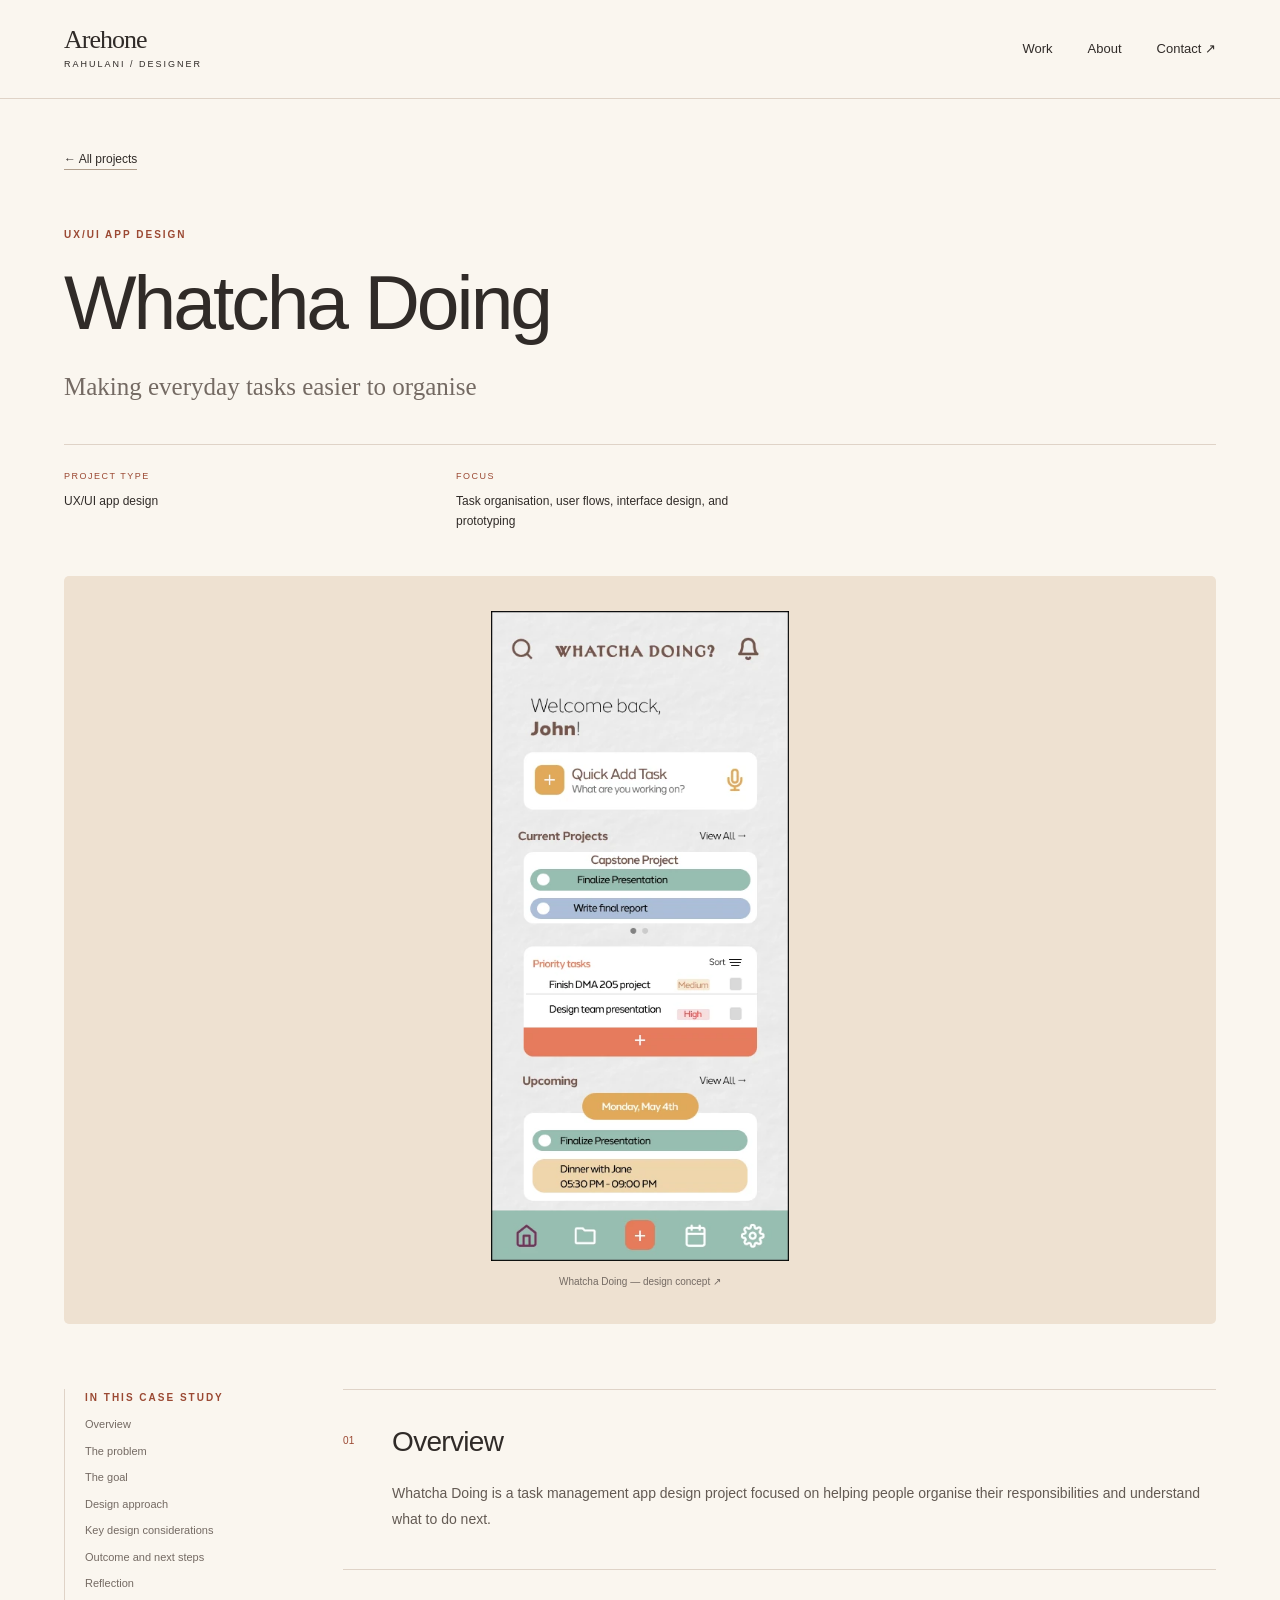
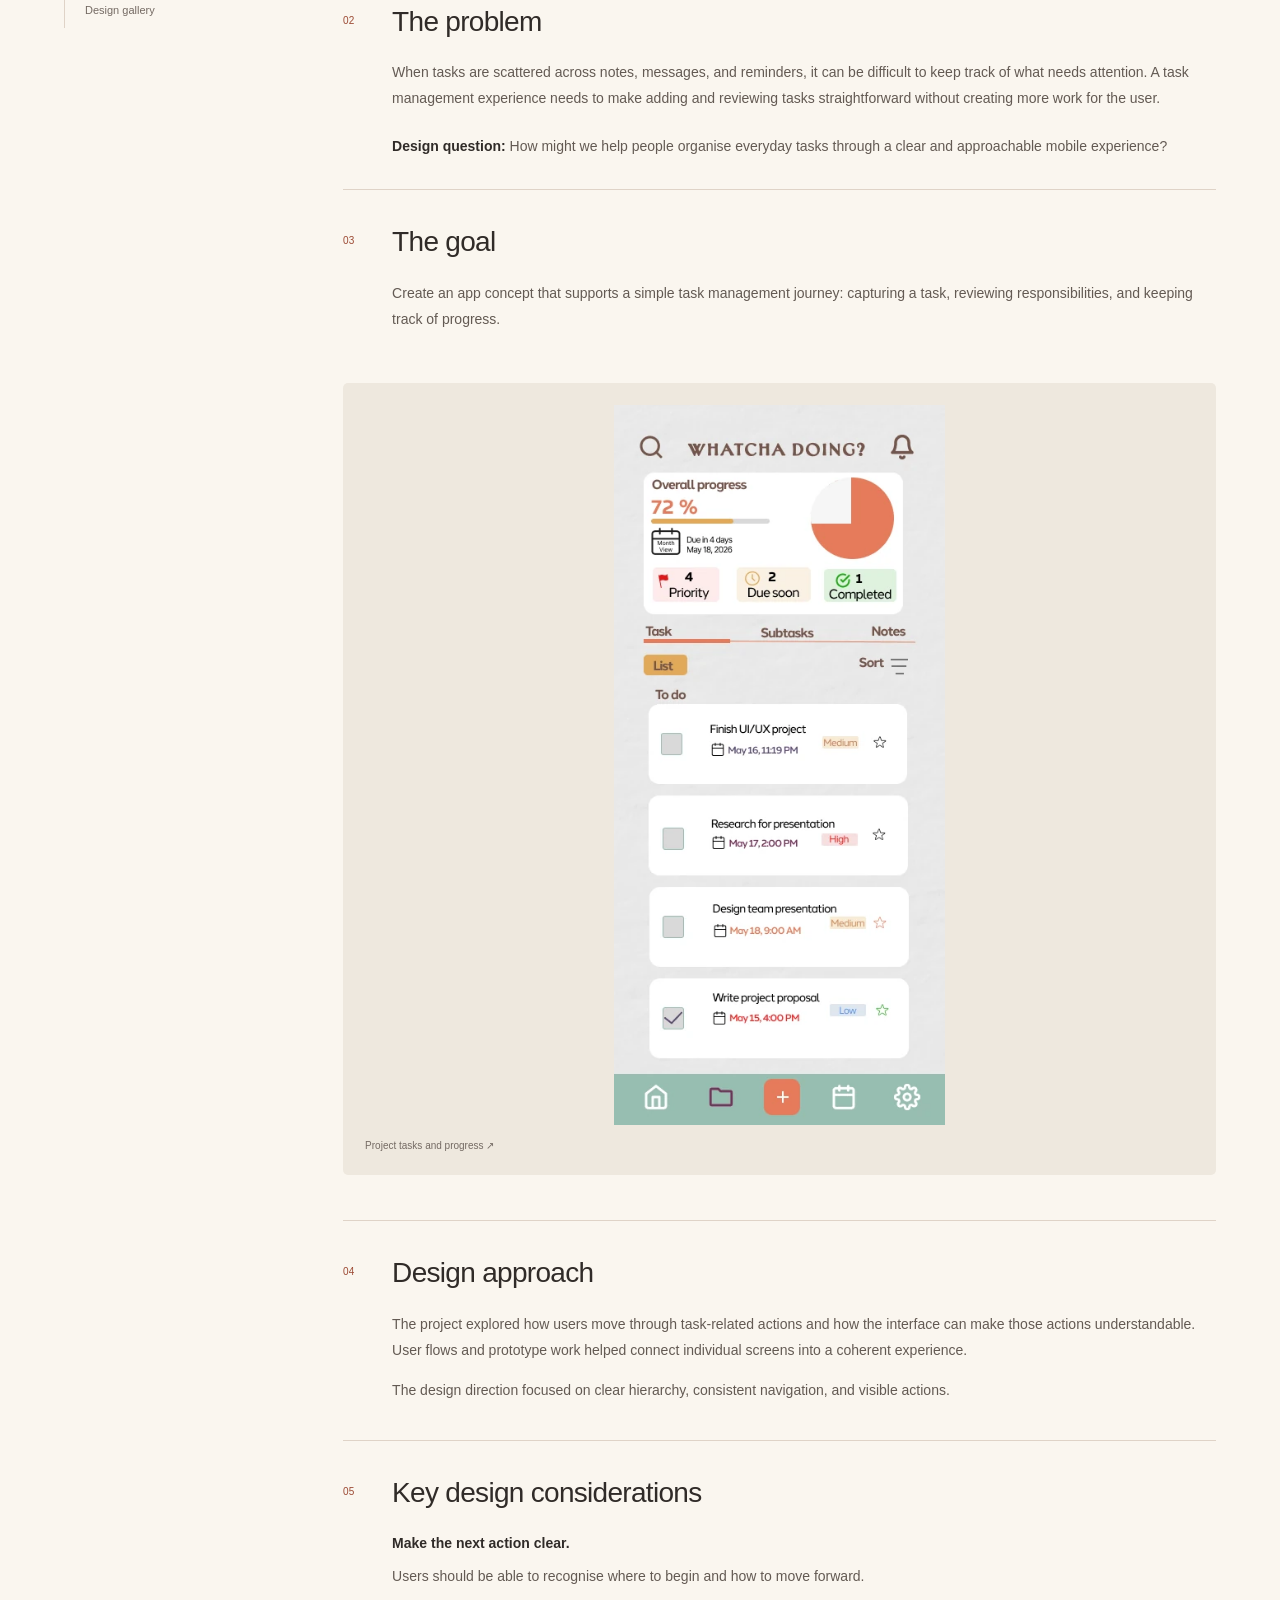
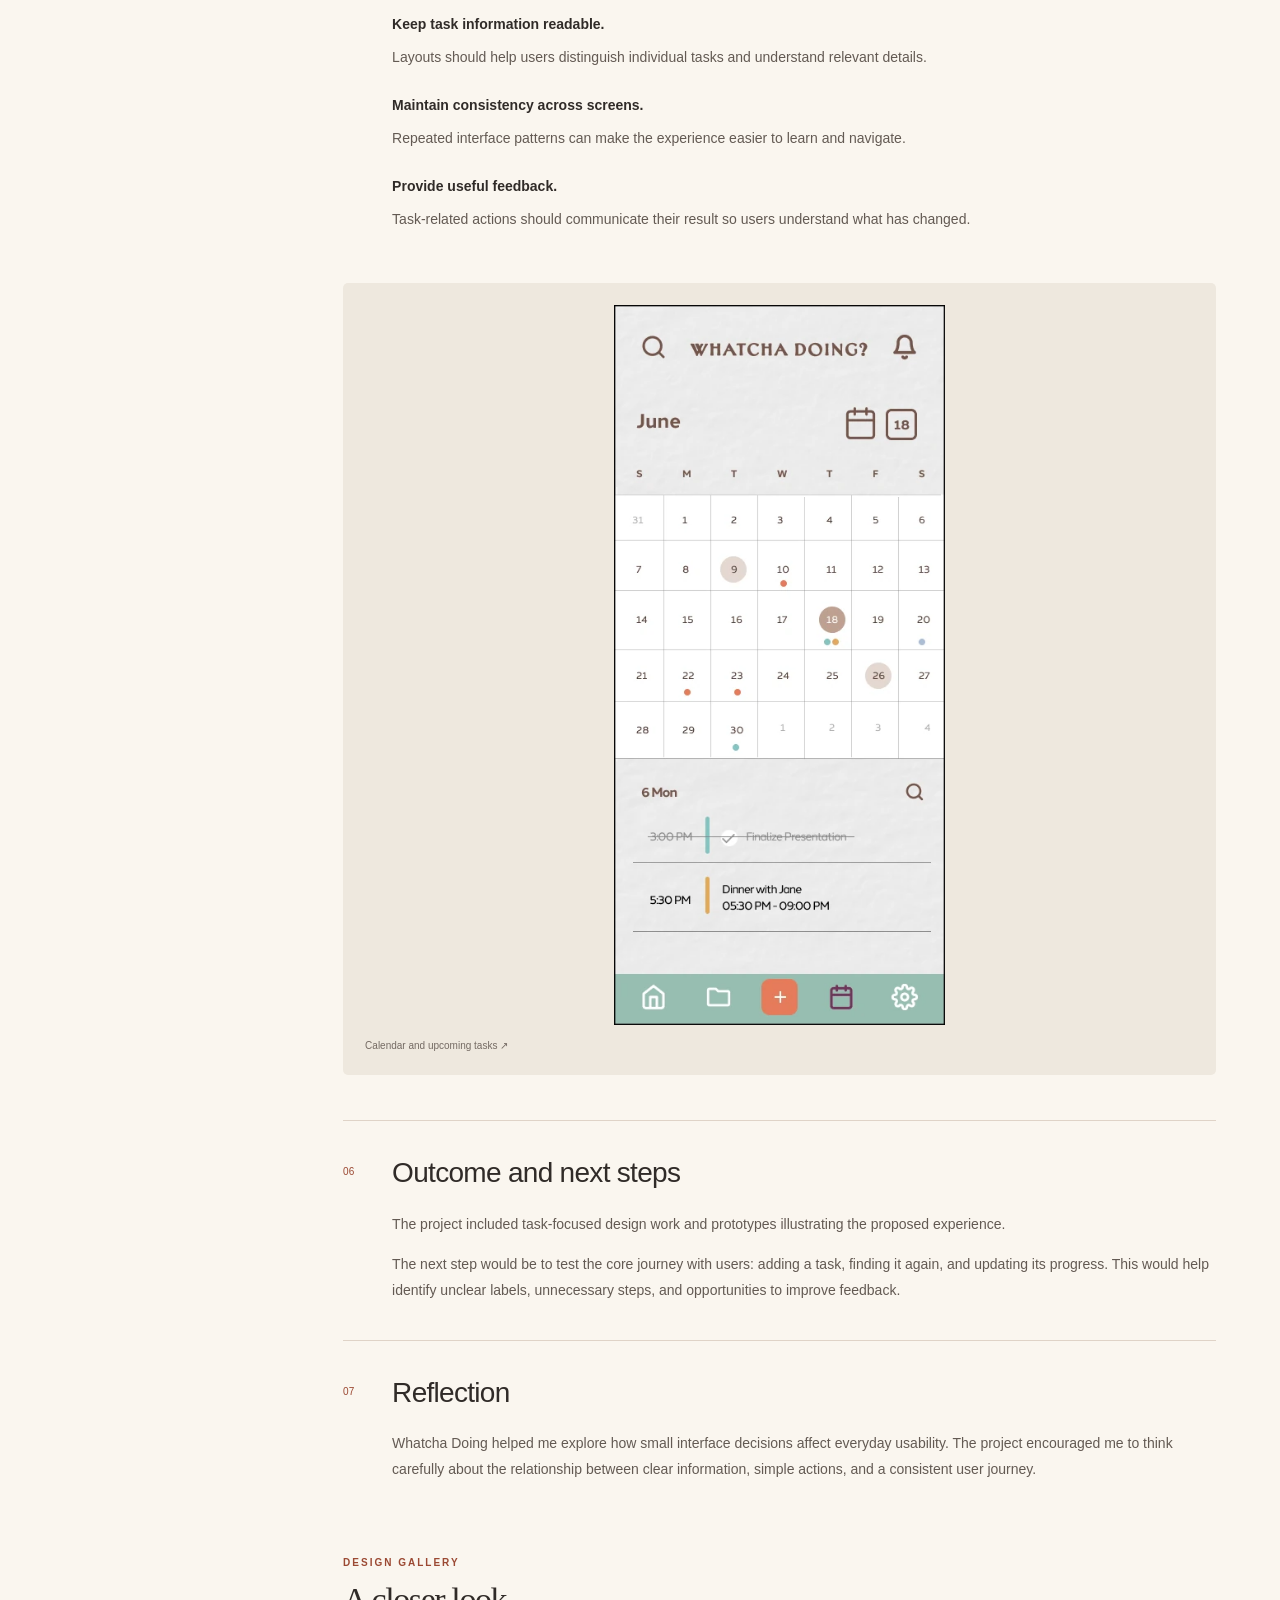
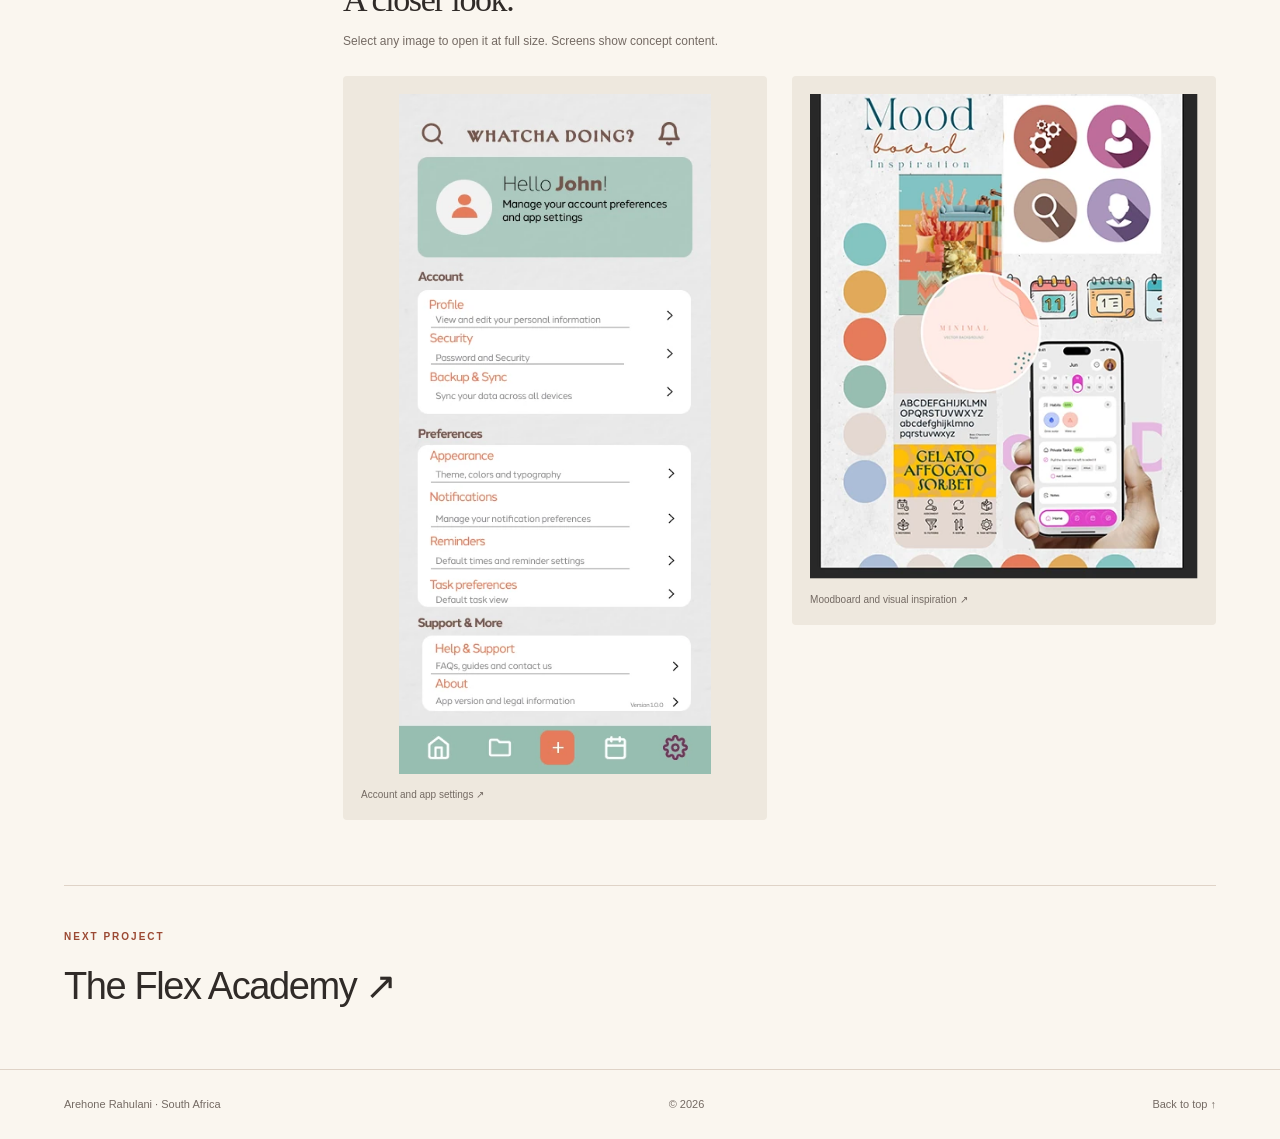
<file: whatcha-doing.html>
<!doctype html><html lang="en"><head><meta charset="utf-8"><meta name="viewport" content="width=device-width,initial-scale=1"><title>Whatcha Doing | Arehone Rahulani</title><meta name="description" content="UI/UX and visual design portfolio by Arehone Rahulani, based in South Africa."><link rel="stylesheet" href="styles.css"><script src="script.js" defer></script></head><body><a class="skip" href="#main">Skip to content</a><header><a class="brand" href="index.html">Arehone<span>Rahulani / Designer</span></a><nav aria-label="Main navigation"><a href="index.html#work">Work</a><a href="index.html#about">About</a><a href="index.html#contact">Contact ↗</a></nav></header><main id="main"><section class="case-hero"><a class="text-link" href="index.html#work">← All projects</a><p class="eyebrow">UX/UI app design</p><h1>Whatcha Doing</h1><p class="subtitle">Making everyday tasks easier to organise</p><dl class="metadata"><div><dt>Project type</dt><dd>UX/UI app design</dd></div><div><dt>Focus</dt><dd>Task organisation, user flows, interface design, and prototyping</dd></div></dl></section><figure class="case-cover"><a href="homepage-2.webp" target="_blank" rel="noopener" aria-label="Open full image: Whatcha Doing — design concept"><img src="homepage-2.webp" width="402" height="874" alt="Whatcha Doing — design concept" loading="lazy"></a><figcaption>Whatcha Doing — design concept ↗</figcaption></figure><div class="case-layout"><aside class="toc"><p class="eyebrow">IN THIS CASE STUDY</p><a href="#section-0">Overview</a><a href="#section-1">The problem</a><a href="#section-2">The goal</a><a href="#section-3">Design approach</a><a href="#section-4">Key design considerations</a><a href="#section-5">Outcome and next steps</a><a href="#section-6">Reflection</a><a href="#design-gallery">Design gallery</a></aside><div class="story"><section id="section-0" class="story-section"><span class="section-number">01</span><div><h2>Overview</h2><p>Whatcha Doing is a task management app design project focused on helping people organise their responsibilities and understand what to do next.</p></div></section><section id="section-1" class="story-section"><span class="section-number">02</span><div><h2>The problem</h2><p>When tasks are scattered across notes, messages, and reminders, it can be difficult to keep track of what needs attention. A task management experience needs to make adding and reviewing tasks straightforward without creating more work for the user.</p><p><strong>Design question:</strong> How might we help people organise everyday tasks through a clear and approachable mobile experience?</p></div></section><section id="section-2" class="story-section"><span class="section-number">03</span><div><h2>The goal</h2><p>Create an app concept that supports a simple task management journey: capturing a task, reviewing responsibilities, and keeping track of progress.</p></div></section><figure class="story-image"><a href="projects.webp" target="_blank" rel="noopener" aria-label="Open full image: Project tasks and progress"><img src="projects.webp" width="402" height="874" alt="Project tasks and progress" loading="lazy"></a><figcaption>Project tasks and progress ↗</figcaption></figure><section id="section-3" class="story-section"><span class="section-number">04</span><div><h2>Design approach</h2><p>The project explored how users move through task-related actions and how the interface can make those actions understandable. User flows and prototype work helped connect individual screens into a coherent experience.</p><p>The design direction focused on clear hierarchy, consistent navigation, and visible actions.</p></div></section><section id="section-4" class="story-section"><span class="section-number">05</span><div><h2>Key design considerations</h2><p><strong>Make the next action clear.</strong></p><p>Users should be able to recognise where to begin and how to move forward.</p><p><strong>Keep task information readable.</strong></p><p>Layouts should help users distinguish individual tasks and understand relevant details.</p><p><strong>Maintain consistency across screens.</strong></p><p>Repeated interface patterns can make the experience easier to learn and navigate.</p><p><strong>Provide useful feedback.</strong></p><p>Task-related actions should communicate their result so users understand what has changed.</p></div></section><figure class="story-image"><a href="calendar.webp" target="_blank" rel="noopener" aria-label="Open full image: Calendar and upcoming tasks"><img src="calendar.webp" width="402" height="874" alt="Calendar and upcoming tasks" loading="lazy"></a><figcaption>Calendar and upcoming tasks ↗</figcaption></figure><section id="section-5" class="story-section"><span class="section-number">06</span><div><h2>Outcome and next steps</h2><p>The project included task-focused design work and prototypes illustrating the proposed experience.</p><p>The next step would be to test the core journey with users: adding a task, finding it again, and updating its progress. This would help identify unclear labels, unnecessary steps, and opportunities to improve feedback.</p></div></section><section id="section-6" class="story-section"><span class="section-number">07</span><div><h2>Reflection</h2><p>Whatcha Doing helped me explore how small interface decisions affect everyday usability. The project encouraged me to think carefully about the relationship between clear information, simple actions, and a consistent user journey.</p></div></section><section id="design-gallery" class="design-gallery"><p class="eyebrow">DESIGN GALLERY</p><h2>A closer look.</h2><p class="gallery-note">Select any image to open it at full size. Screens show concept content.</p><div class="gallery-grid"><figure class="gallery-item"><a href="settings.webp" target="_blank" rel="noopener" aria-label="Open full image: Account and app settings"><img src="settings.webp" width="402" height="874" alt="Account and app settings" loading="lazy"></a><figcaption>Account and app settings ↗</figcaption></figure><figure class="gallery-item"><a href="screenshot-2026-05-12-010949-1.webp" target="_blank" rel="noopener" aria-label="Open full image: Moodboard and visual inspiration"><img src="screenshot-2026-05-12-010949-1.webp" width="434" height="542" alt="Moodboard and visual inspiration" loading="lazy"></a><figcaption>Moodboard and visual inspiration ↗</figcaption></figure></div></section></div></div><a class="next-project" href="flex-academy.html"><span class="eyebrow">NEXT PROJECT</span><h2>The Flex Academy ↗</h2></a></main><footer><span>Arehone Rahulani · South Africa</span><span>© <span data-year>2026</span></span><a href="#main">Back to top ↑</a></footer></body></html>
</file>
<file: styles.css>
:root{--paper:#faf6ef;--ink:#302b28;--muted:#746a63;--line:#dfd3c7;--rust:#9b4933;--cream:#eee1d1;--serif:Georgia,'Times New Roman',serif}*{box-sizing:border-box}html{scroll-behavior:smooth;scroll-padding-top:25px}body{margin:0;background:var(--paper);color:var(--ink);font:16px/1.7 Arial,Helvetica,sans-serif}a{color:inherit;text-decoration:none}img{display:block;max-width:100%;height:auto}a:focus-visible{outline:3px solid var(--rust);outline-offset:6px}header,main,footer{max-width:1440px;margin:auto}header{padding:25px 5%;display:flex;justify-content:space-between;align-items:center;border-bottom:1px solid var(--line)}.brand{font:26px var(--serif);letter-spacing:-1px}.brand span{display:block;font:9px/2 Arial;letter-spacing:2px;text-transform:uppercase}nav{display:flex;gap:35px;font-size:13px}nav a:hover,.text-link:hover{text-decoration:underline}main{padding:0 5%}.skip{position:absolute;top:-100px;left:20px;background:white;padding:12px;z-index:9}.skip:focus{top:10px}.eyebrow{font-size:10px;font-weight:bold;letter-spacing:2px;text-transform:uppercase;color:var(--rust)}h1,h2,h3,p{margin-top:0}h1{font-size:clamp(50px,6.5vw,88px);font-weight:500;line-height:1.07;letter-spacing:-4px;margin-bottom:26px}em{font-family:var(--serif);font-weight:400;color:var(--rust)}h2{font-size:38px;line-height:1.2;letter-spacing:-1.4px;font-weight:500}.hero-intro{padding:64px 0 40px}.hero h1{margin-top:22px}.hero-bottom{display:flex;justify-content:space-between;align-items:end;gap:25px}.hero-bottom p{font-size:14px;color:var(--muted);margin:0}.button{display:inline-flex;padding:13px 23px;background:var(--rust);color:white;border-radius:3px;font-size:13px;transition:background .2s}.button:hover{background:#783521}.hero-image{width:100%;height:auto;border-radius:5px}.section-head{padding:80px 0 30px}.section-head h2{margin:14px 0}.section-head>p:last-child{font-size:14px;color:var(--muted)}.grid{display:grid;grid-template-columns:1fr 1fr;gap:50px 30px}.card>a{display:block}.cover{height:370px;background:var(--cream);border-radius:5px;overflow:hidden;display:flex;justify-content:center;padding:25px}.cover img{height:100%;width:100%;object-fit:contain;transition:transform .3s}.card a:hover .cover img{transform:scale(1.025)}.carecircle .cover{background:#f6e0d6}.vaulto .cover{background:#191136}.bumbershoot .cover{background:#dae6bf}.our-beauty-cult .cover{background:#e6d0d2}.whatcha-doing .cover{background:#dfebe5}.flex-academy .cover{background:#dce5df}.ritshi-solutions .cover{background:#e7e4de}.ritshi-solutions{grid-column:1/-1}.ritshi-solutions .cover{height:300px;padding:65px}.card-top{display:flex;justify-content:space-between;margin:16px 0 8px;font-size:10px;letter-spacing:1px;text-transform:uppercase;color:var(--muted)}.card-top span:last-child{font-size:20px}.card h3{font-size:26px;font-weight:500;line-height:1.25;letter-spacing:-.7px;margin-bottom:8px}.card p{font-size:14px;color:var(--muted);max-width:450px;margin-bottom:12px}.text-link{font-size:12px;border-bottom:1px solid #af9e8c;padding-bottom:3px}.about{margin:100px 0;display:grid;grid-template-columns:.8fr 1.2fr;gap:8%;padding-top:60px;border-top:1px solid var(--line)}figure{margin:0}.portrait figure{position:sticky;top:25px}.portrait img{width:100%;max-height:650px;object-fit:cover;border-radius:5px}.portrait figcaption{display:none}.about h2{font-size:48px}.about p:not(.eyebrow){font-size:14px;color:var(--muted)}.skill-title{font-size:12px;margin:28px 0 14px;text-transform:uppercase;letter-spacing:1px}.skills{display:flex;gap:8px;flex-wrap:wrap}.skills span{font-size:11px;border:1px solid #cbbbac;border-radius:25px;padding:6px 12px}.contact{background:#703d2f;color:#fff4e6;padding:55px;border-radius:5px;margin:0 0 60px}.contact .eyebrow{color:#efc5a9}.contact h2{font:52px/1.1 var(--serif);letter-spacing:-1px}.contact p:not(.eyebrow){font-size:14px;color:#efd5c4}.contact .button{background:#f3e3cc;color:#452c24;margin:10px 12px 0 0}.contact #contact-note{font-size:12px}footer{border-top:1px solid var(--line);padding:25px 5%;display:flex;justify-content:space-between;gap:20px;font-size:11px;color:var(--muted)}.case-hero{padding:45px 0}.case-hero>.eyebrow{margin:55px 0 18px}.case-hero h1{max-width:1000px;font-size:clamp(45px,6vw,78px);letter-spacing:-3px}.subtitle{font:25px/1.4 var(--serif);max-width:780px;color:var(--muted)}.metadata{display:grid;grid-template-columns:repeat(3,1fr);gap:24px;margin:40px 0 0;border-top:1px solid var(--line);padding-top:24px}.metadata dt{font-size:9px;letter-spacing:1.5px;text-transform:uppercase;color:var(--rust);margin-bottom:6px}.metadata dd{margin:0;font-size:12px;max-width:300px}.case-cover{padding:35px;background:var(--cream);border-radius:5px}.case-cover img{max-height:650px;max-width:100%;width:auto;margin:auto;object-fit:contain}.case-cover figcaption{text-align:center}.case-layout{display:grid;grid-template-columns:210px minmax(0,1fr);gap:6%;margin:65px 0}.toc{align-self:start;position:sticky;top:25px;border-left:1px solid var(--line);padding-left:20px}.toc a{display:block;font-size:11px;color:var(--muted);margin-bottom:10px;line-height:1.5}.toc a:hover{color:var(--rust)}.story{min-width:0;max-width:950px}.story-section{border-top:1px solid var(--line);padding:35px 0 22px;display:grid;grid-template-columns:35px 1fr;gap:14px}.section-number{font-size:10px;color:var(--rust);padding-top:7px}.story-section h2{font-size:28px;letter-spacing:-.7px;margin-bottom:22px}.story-section p,.story-section li{font-size:14px;line-height:1.85;color:#635a53}.story-section strong{color:var(--ink)}.story-section ul{padding-left:20px}.story-section li{padding-bottom:6px}.story-section p:has(>strong:only-child){margin:22px 0 7px}.story-image{background:#eee8de;padding:22px;border-radius:5px;margin:15px 0 45px}.story-image img{max-height:720px;width:auto;object-fit:contain;margin:auto}figcaption{font-size:10px;color:var(--muted);padding-top:13px;line-height:1.5}.design-gallery{margin-top:35px}.design-gallery h2,.prototype h2{font:34px var(--serif);margin-bottom:12px}.gallery-note{font-size:12px;color:var(--muted);margin-bottom:25px}.gallery-grid{display:grid;grid-template-columns:1fr 1fr;gap:25px}.gallery-item{background:#eee8de;padding:18px;border-radius:4px;align-self:start}.gallery-item img{max-height:680px;width:auto;margin:auto;object-fit:contain}.prototype{margin:60px 0}.prototype iframe{display:block;width:min(100%,360px);aspect-ratio:9/16;border:0;margin:25px 0;border-radius:5px}.next-project{display:block;padding:35px 0 60px;border-top:1px solid var(--line)}.next-project h2{margin:15px 0 0}.next-project:hover h2{color:var(--rust)}@media(min-width:1500px){.hero-image{max-height:670px;object-fit:cover}}@media(max-width:900px){.case-layout{grid-template-columns:minmax(0,1fr);gap:1.5rem}.toc{position:static;display:flex;gap:15px;overflow:auto;padding:15px 0;border-left:0;border-bottom:1px solid var(--line)}.toc .eyebrow{display:none}.toc a{white-space:nowrap;margin:0}.cover{height:310px}}@media(max-width:650px){header{padding:20px 6%}.brand{font-size:22px}.brand span{font-size:8px}nav{gap:16px;font-size:11px}main{padding:0 6%}.hero-intro{padding-top:45px}h1{font-size:49px;letter-spacing:-2.5px}.hero-bottom{align-items:start;flex-direction:column}.hero-image{margin-top:8px;min-height:220px;object-fit:cover;object-position:60% center}.section-head{padding-top:55px}h2{font-size:32px}.grid{grid-template-columns:1fr;gap:35px}.cover{height:360px}.ritshi-solutions{grid-column:auto}.ritshi-solutions .cover{height:230px;padding:25px}.about{grid-template-columns:1fr;gap:35px;margin:65px 0;padding-top:35px}.portrait figure{position:static}.portrait img{max-height:500px;object-position:50% 32%}.about h2{font-size:41px}.contact{padding:30px 25px;margin-bottom:40px}.contact h2{font-size:36px}footer{flex-wrap:wrap;padding:22px 6%;font-size:10px}.metadata{grid-template-columns:1fr 1fr;gap:20px}.case-hero h1{font-size:44px;letter-spacing:-2px}.subtitle{font-size:21px}.case-cover{padding:18px}.case-layout{margin-top:30px}.story-section{grid-template-columns:23px 1fr;gap:8px}.story-section h2{font-size:25px}.story-image{padding:10px}.gallery-grid{gap:14px}.gallery-item{padding:9px}.gallery-item figcaption{font-size:9px}.next-project h2{font-size:30px}}@media(prefers-reduced-motion:reduce){html{scroll-behavior:auto}.cover img,.button{transition:none}}

/* Formspree contact form */
.contact-form{max-width:760px;margin-top:30px}.form-row{display:grid;grid-template-columns:1fr 1fr;gap:20px}.form-field{display:flex;flex-direction:column;margin-bottom:20px}.form-field label{font-size:13px;margin-bottom:7px;color:#fff4e6}.form-field input,.form-field textarea{width:100%;padding:13px 14px;border:1px solid #d7b8a4;border-radius:4px;background:#fffaf4;color:#302b28;font:16px/1.5 Arial,Helvetica,sans-serif}.form-field textarea{resize:vertical;min-height:160px}.form-field input:focus-visible,.form-field textarea:focus-visible{outline:3px solid #efc5a9;outline-offset:3px}.contact-form button{border:0;font-family:inherit;cursor:pointer;min-height:48px}.contact-form button:focus-visible{outline:3px solid #efc5a9;outline-offset:4px}.contact .form-note{font-size:11px;margin:15px 0 0;color:#efd5c4}@media(max-width:650px){.form-row{grid-template-columns:1fr;gap:0}}

/* Editorial homepage */
.home {
  --paper: #f8f4ed;
  --ink: #231c20;
  --muted: #5e5054;
  --line: #d5c8c1;
  --rust: #9e3c2a;
  --serif: "Instrument Serif", Georgia, serif;
  font-family: "DM Sans", Arial, sans-serif;
}

.home header,
.home main,
.home footer {
  max-width: 1560px;
  padding-inline: clamp(1.25rem, 5vw, 5rem);
}

.home header { padding-block: 1.1rem; gap: 1rem; }
.home .brand { font: 700 1.05rem/1.2 "DM Sans", Arial, sans-serif; letter-spacing: -.04em; }
.home .brand span { margin-top: .25rem; font: 500 .8125rem/1.2 "DM Sans", Arial, sans-serif; letter-spacing: 0; text-transform: none; color: var(--muted); }
.home nav { flex-wrap: wrap; gap: .25rem clamp(.6rem, 2.5vw, 2.5rem); font-size: .9375rem; font-weight: 700; }
.home nav a { display: inline-flex; align-items: center; min-height: 44px; }
.home nav a:last-child { color: var(--rust); }
.home .eyebrow { font-size: .875rem; letter-spacing: .12em; line-height: 1.4; }
.home .hero {
  display: grid;
  grid-template-columns: 1fr minmax(0, .97fr);
  gap: clamp(1.5rem, 5vw, 5rem);
  align-items: center;
  padding-block: clamp(2.25rem, 5.5vw, 5.5rem);
}

.home .hero-intro { padding: 0; }
.home h1,
.home h2 {
  font: 400 clamp(3.3rem, 6.4vw, 6.8rem)/.96 var(--serif);
  letter-spacing: -.035em;
}
.home .hero h1 { margin: .85rem 0 1.2rem; }
.home .hero-note { max-width: 34ch; margin: 0; color: var(--muted); }
.home .hero-image { margin: 0; min-height: 0; max-height: none; border-radius: 0; }

.home .section-head {
  display: flex;
  justify-content: space-between;
  align-items: end;
  flex-wrap: wrap;
  gap: 1.35rem 2rem;
  padding: clamp(1.75rem, 3vw, 3rem) 0 1.65rem;
  border-top: 1px solid var(--line);
}
.home .section-head h2 { margin: 0; font-size: clamp(3.45rem, 7.8vw, 8.25rem); }
.filters { display: flex; flex-wrap: wrap; gap: .45rem; }
.filters[hidden] { display: none; }
.filters button {
  min-height: 44px;
  padding: .55rem .95rem;
  border: 1px solid var(--line);
  border-radius: 2rem;
  background: transparent;
  color: var(--ink);
  line-height: 1.25;
  font-family: inherit;
  font-size: .875rem;
  font-weight: 700;
  cursor: pointer;
}
.filters button:hover { border-color: var(--rust); }
.filters button[aria-pressed="true"] { background: var(--ink); border-color: var(--ink); color: var(--paper); }
.filters button:focus-visible { outline: 3px solid var(--rust); outline-offset: 3px; }
.visually-hidden { position: absolute; width: 1px; height: 1px; padding: 0; margin: -1px; overflow: hidden; clip-path: inset(50%); white-space: nowrap; }

.home .grid { grid-template-columns: repeat(2, minmax(0, 1fr)); gap: clamp(2rem, 5vw, 5rem) clamp(1.25rem, 3vw, 3rem); }
.home .card { grid-column: auto; }
.home .card > a { height: 100%; border-bottom: 1px solid var(--line); }
.home .card .cover {
  height: auto;
  aspect-ratio: 8 / 5;
  align-items: center;
  padding: clamp(.85rem, 2vw, 1.85rem);
  border-radius: 0;
}
.home .carecircle .cover { background: #edd1c4; }
.home .vaulto .cover { background: #211936; }
.home .bumbershoot .cover { background: #dbe6ba; }
.home .our-beauty-cult .cover { background: #e9d4dc; }
.home .whatcha-doing .cover { background: #e1eae2; }
.home .flex-academy .cover { background: #dce5dd; }
.home .ritshi-solutions .cover { background: #ebe4dd; }
.home .ritshi-solutions .cover img { max-width: 78%; }
.home .card-details { padding: 1.1rem 0 1.35rem; }
.home .card h3 { font: 400 clamp(2.1rem, 4vw, 4rem)/1 var(--serif); letter-spacing: -.025em; margin: 0 0 .5rem; }
.home .card .card-category { color: var(--rust); font-size: .875rem; font-weight: 700; }
.home .card .card-description { font-size: 1rem; max-width: 49ch; }
.home .text-link { font-size: .9375rem; font-weight: 700; border-color: var(--rust); }
.home .card a:is(:hover, :focus-visible) .text-link { color: var(--rust); text-decoration: none; }
.home .card a:hover .cover img { transform: none; }

.home .about { gap: clamp(2rem, 8vw, 8rem); }
.home .about h2,
.home .contact h2 { font-size: clamp(3rem, 5.6vw, 5.5rem); }
.home .about p:not(.eyebrow),
.home .contact p:not(.form-note, .eyebrow) { font-size: 1rem; }
.home .skill-title,
.home .skills span,
.home .form-field label { font-size: .875rem; }
.home .contact { background: #39262d; border-radius: 0; }
.home .contact .button { font-size: .9375rem; font-weight: 700; }
.home footer { font-size: .875rem; }
.home footer a { text-decoration: underline; }

@media (hover: hover) and (prefers-reduced-motion: no-preference) {
  .home .card a:hover .cover img { transform: scale(1.035); }
}

@media (max-width: 700px) {
  .home .hero { grid-template-columns: 1fr; gap: 1.5rem; }
  .home .hero-image { aspect-ratio: auto; }
  .home .grid { grid-template-columns: 1fr; }
  .home .card .cover { aspect-ratio: 4 / 3; }
  .home .section-head { align-items: start; flex-direction: column; }
  .home h1,
  .home h2 { line-height: 1.05; }
  .home .contact h2 { font-size: clamp(2rem, 10vw, 3rem); }
}

@media (max-width: 370px) {
  .home header { align-items: start; flex-direction: column; gap: .25rem; }
  .home header nav { gap: 1.25rem; }
  .home .hero h1 { font-size: 3rem; }
  .filters button { padding-inline: .75rem; }
}

@media (prefers-reduced-motion: reduce) {
  .card a:hover .cover img { transform: none; }
}
</file>
